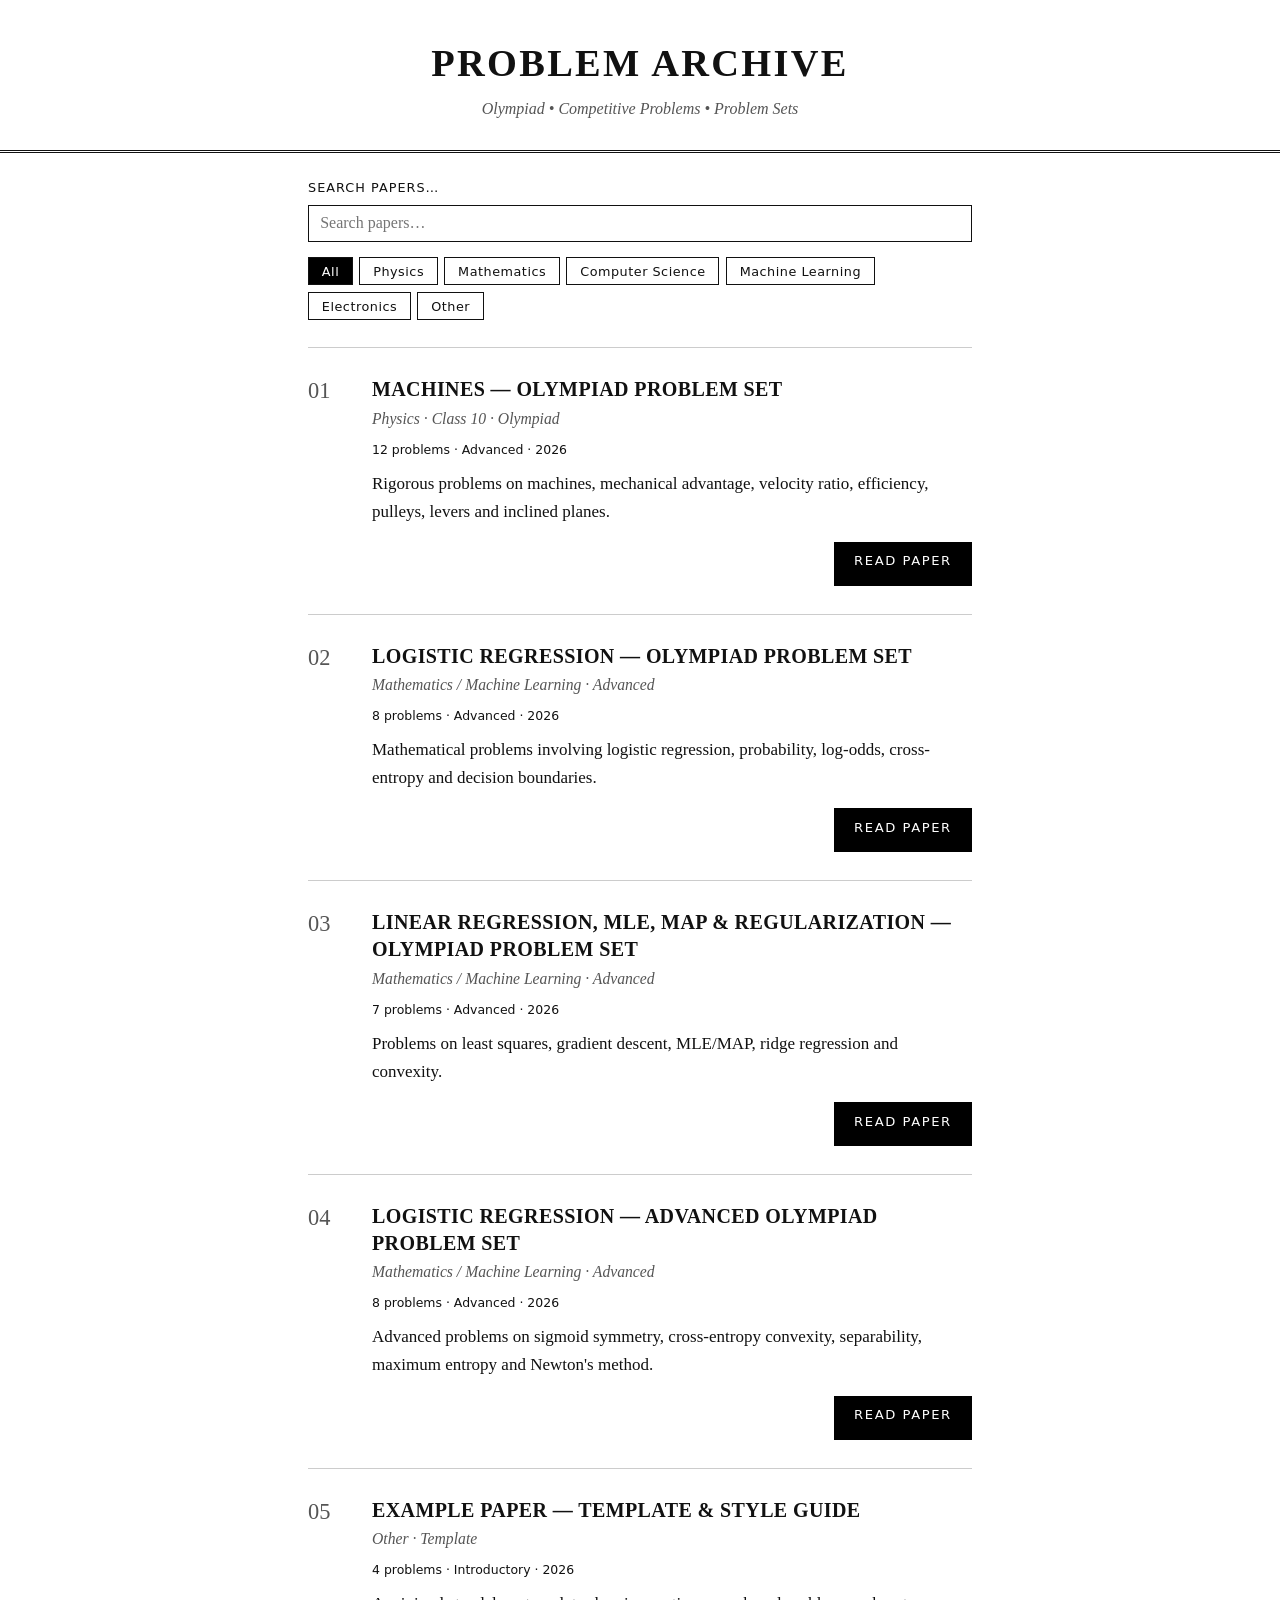
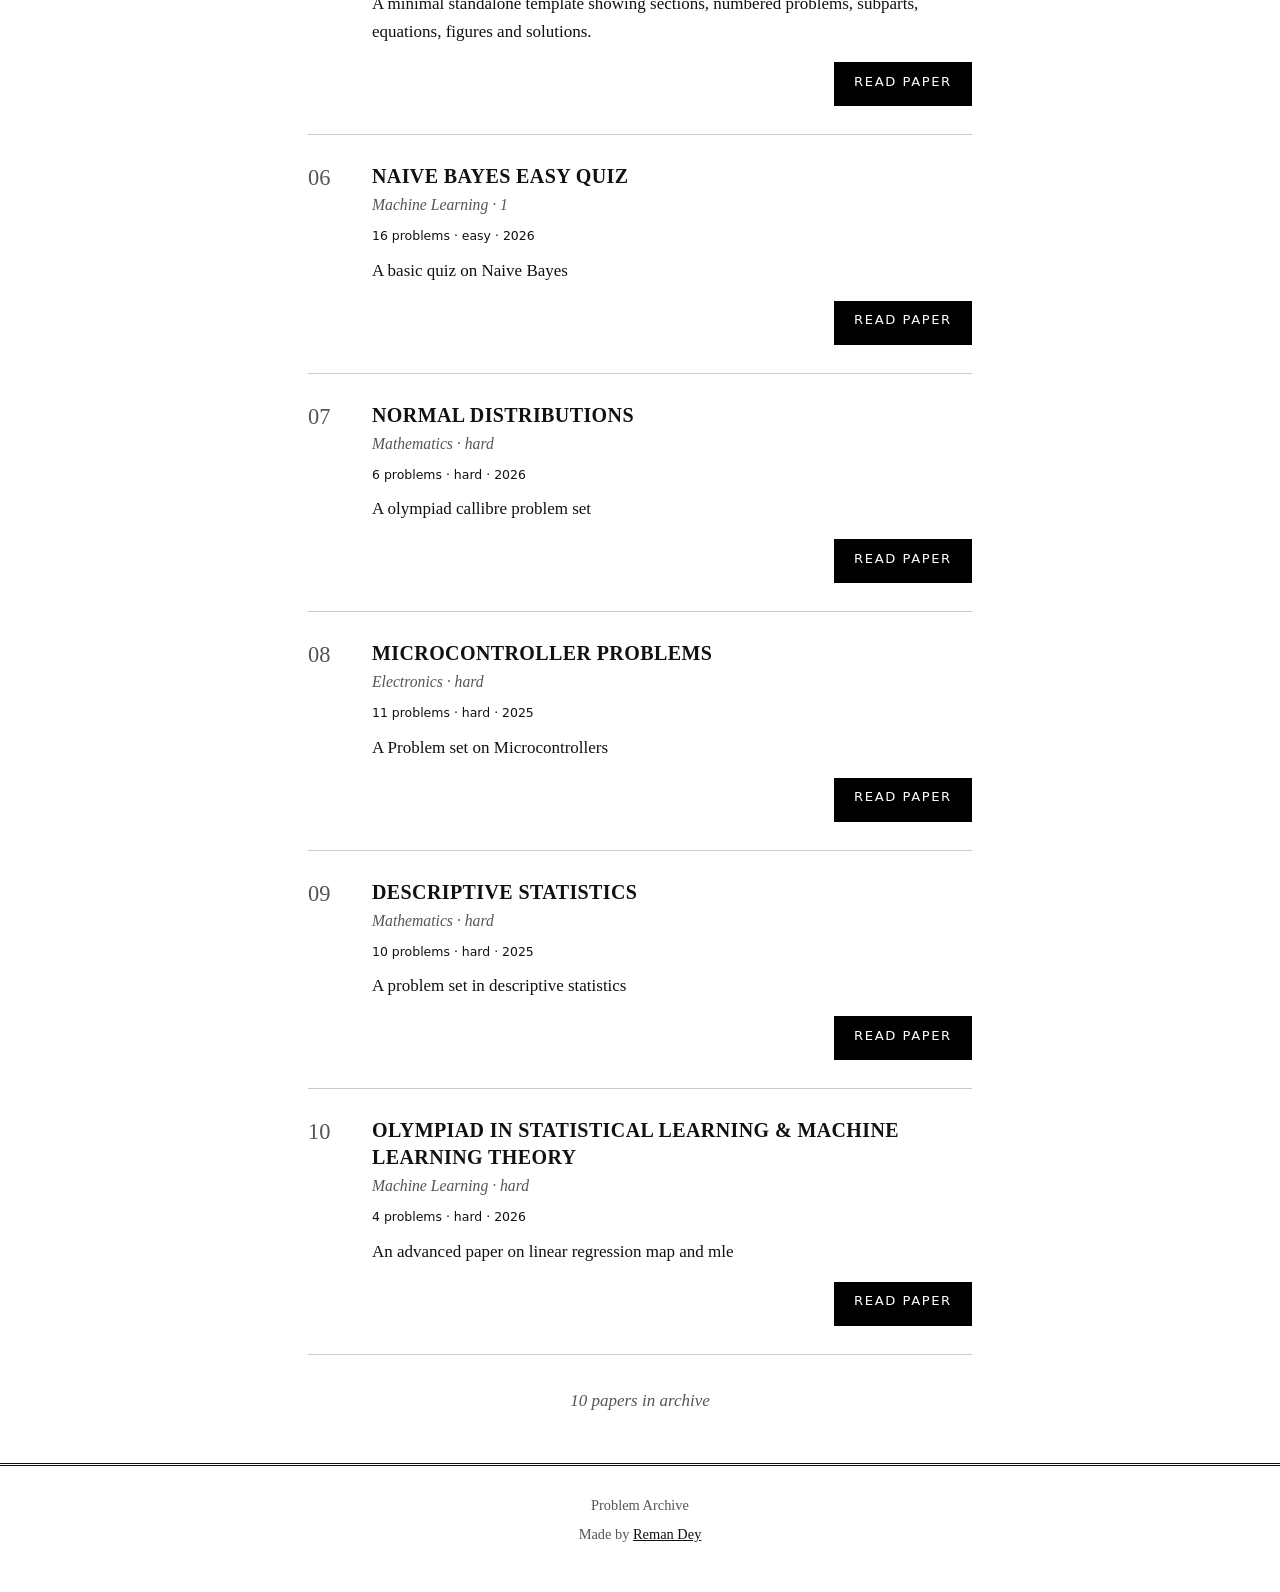
<file: index.html>
<!DOCTYPE html>
<html lang="en">
<head>
  <meta charset="utf-8">
  <meta name="viewport" content="width=device-width, initial-scale=1">
  <title>Problem Archive</title>
  <meta name="description" content="A static archive of olympiad and competitive problem sets in physics and mathematics.">
  <link rel="stylesheet" href="assets/css/shared.css">
</head>
<body>
  <a class="skip-link" href="#catalogue-heading">Skip to paper catalogue</a>

  <header class="archive-header">
    <h1 class="archive-title">Problem Archive</h1>
    <p class="archive-subtitle">Olympiad &bull; Competitive Problems &bull; Problem Sets</p>

  </header>

  <main class="archive-main">
    <section class="controls" aria-labelledby="catalogue-heading">
      <h2 id="catalogue-heading" style="position:absolute;left:-9999px;width:1px;height:1px;overflow:hidden;">Paper catalogue</h2>
      <label for="search">Search papers&hellip;</label>
      <div class="search-row">
        <input type="search" id="search" name="search"
               placeholder="Search papers&hellip;"
               autocomplete="off"
               aria-describedby="archive-count">
      </div>
      <ul class="filters" id="filters" aria-label="Filter by subject">
  
        <li><button type="button" aria-pressed="true">All</button></li>
      </ul>
    </section>

    <ol class="catalogue" id="catalogue" aria-live="polite">

    </ol>

    <p class="no-results" id="no-results" hidden>No papers match your search.</p>
    <p class="archive-count" id="archive-count" role="status"></p>
  </main>

  <footer class="archive-footer">
    <p>Problem Archive</p>
    
    <p>Made by <a href="https://remandey.github.io/my-portfolio/">Reman Dey</a></p>
  </footer>
  <script>
    const papers = [
      {
        title: "Machines \u2014 Olympiad Problem Set",
        file: "papers/machines_olympiad.html",
        category: "Physics",
        level: "Class 10 \u00B7 Olympiad",
        difficulty: "Advanced",
        problems: 12,
        year: "2026",
        description: "Rigorous problems on machines, mechanical advantage, velocity ratio, efficiency, pulleys, levers and inclined planes."
      },
      {
        title: "Logistic Regression \u2014 Olympiad Problem Set",
        file: "papers/logistic_regression.html",
        category: "Mathematics / Machine Learning",
        level: "Advanced",
        difficulty: "Advanced",
        problems: 8,
        year: "2026",
        description: "Mathematical problems involving logistic regression, probability, log-odds, cross-entropy and decision boundaries."
      },
      {
        title: "Linear Regression, MLE, MAP & Regularization — Olympiad Problem Set",
        file: "papers/linear_regression_advanced.html",
        category: "Mathematics / Machine Learning",
        level: "Advanced",
        difficulty: "Advanced",
        problems: 7,
        year: "2026",
        description: "Problems on least squares, gradient descent, MLE/MAP, ridge regression and convexity."
      },
      {
        title: "Logistic Regression — Advanced Olympiad Problem Set",
        file: "papers/logistic_regression_advanced.html",
        category: "Mathematics / Machine Learning",
        level: "Advanced",
        difficulty: "Advanced",
        problems: 8,
        year: "2026",
        description: "Advanced problems on sigmoid symmetry, cross-entropy convexity, separability, maximum entropy and Newton's method."
      },
      {
        title: "Example Paper \u2014 Template & Style Guide",
        file: "papers/example_paper.html",
        category: "Other",
        level: "Template",
        difficulty: "Introductory",
        problems: 4,
        year: "2026",
        description: "A minimal standalone template showing sections, numbered problems, subparts, equations, figures and solutions."
      },
      {
        title: "Naive Bayes Easy Quiz",
        file: "papers/naive_bayes_quiz.html",
        category: "Machine Learning",
        level: "1",
        difficulty: "easy",
        problems: 16,
        year: "2026",
        description: "A basic quiz on Naive Bayes"
      },
      {
        title: "Normal Distributions",
        file: "papers/normal_distributions.html",
        category: "Mathematics",
        level: "hard",
        difficulty: "hard",
        problems: 6,
        year: "2026",
        description: "A olympiad callibre problem set"
      },
      {
        title: "Microcontroller Problems",
        file: "papers/microcontrollers.html",
        category: "Electronics",
        level: "hard",
        difficulty: "hard",
        problems: 11,
        year: "2025",
        description: "A Problem set on Microcontrollers"
      },
      {
        title: "Descriptive Statistics",
        file: "papers/descriptive_statistics.html",
        category: "Mathematics",
        level: "hard",
        difficulty: "hard",
        problems: 10,
        year: "2025",
        description: "A problem set in descriptive statistics"
      },
      {
        title: "Olympiad in Statistical Learning & Machine Learning Theory",
        file: "papers/linear_regression_advanced_olympiad.html",
        category: "Machine Learning",
        level: "hard",
        difficulty: "hard",
        problems: 4,
        year: "2026",
        description: "An advanced paper on linear regression map and mle"
      }
];
  </script>
  <script src="assets/js/archive.js"></script>
</body>
</html>
</file>
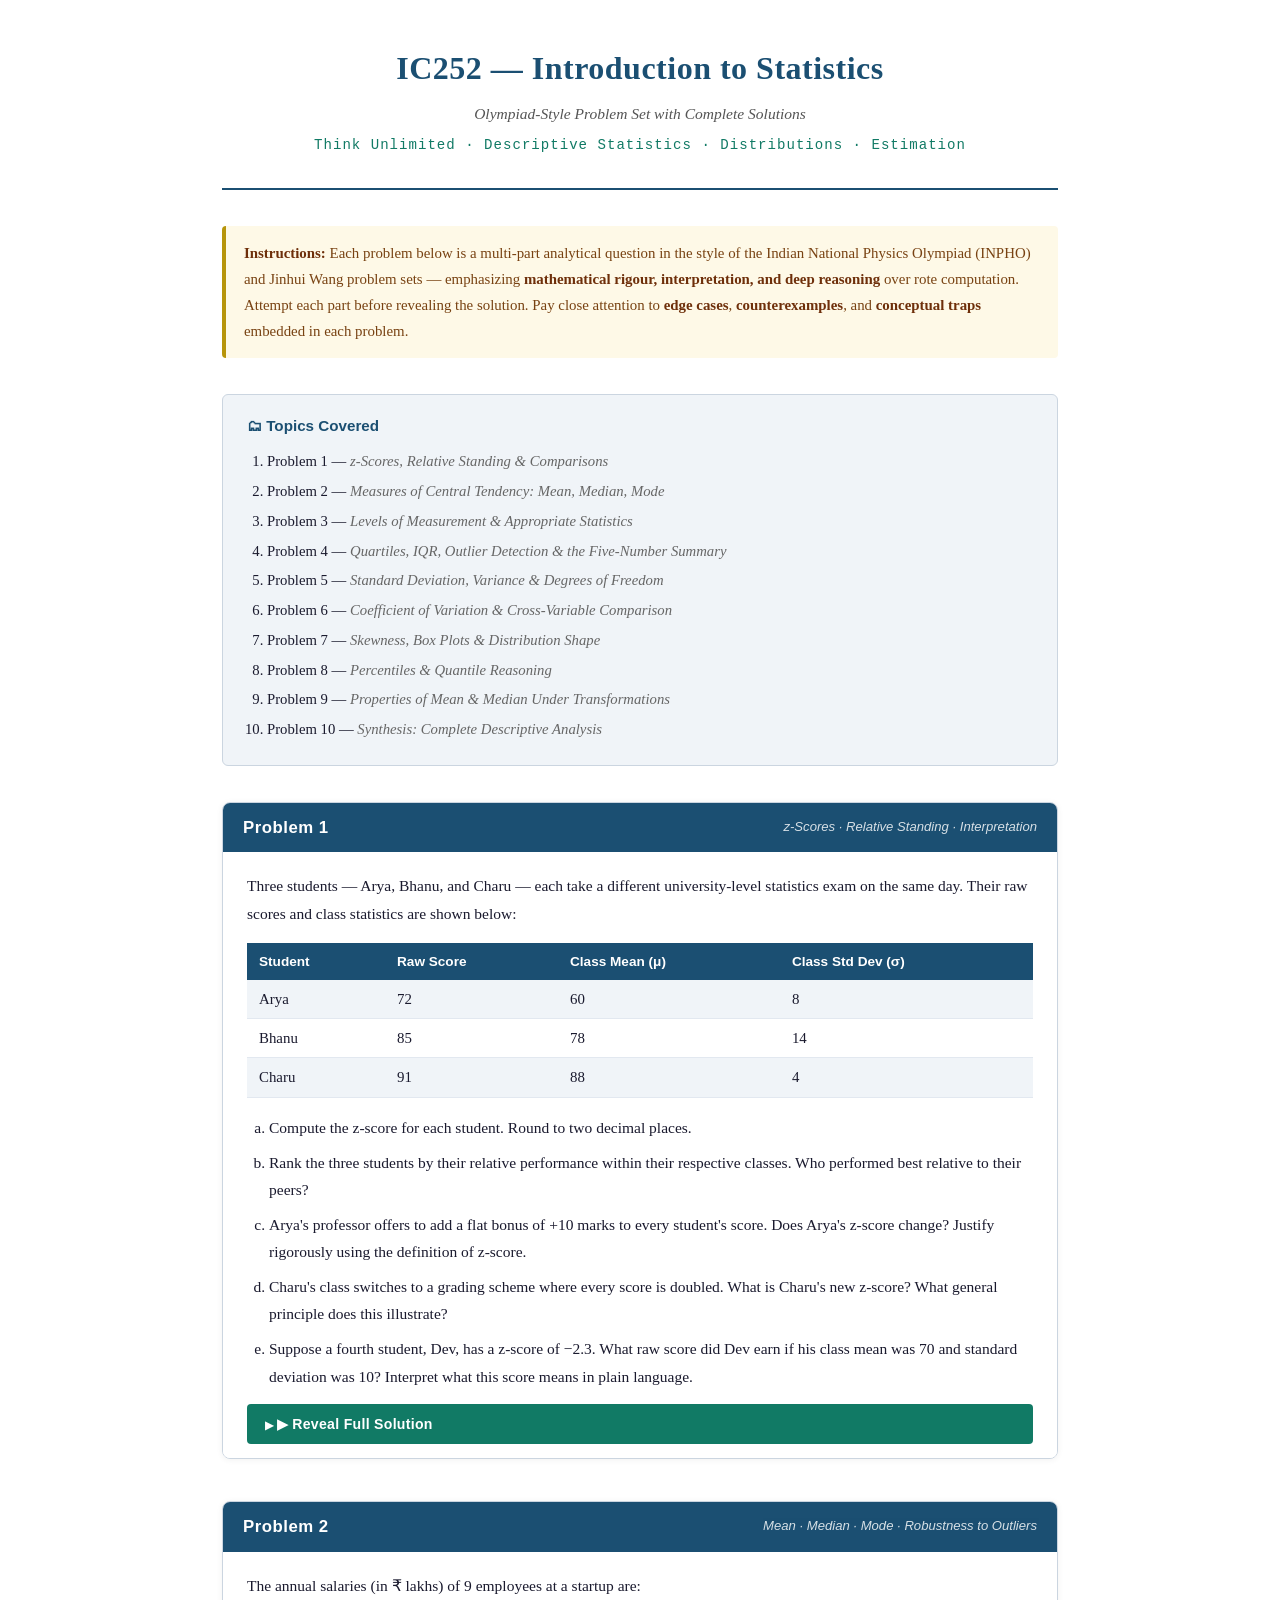
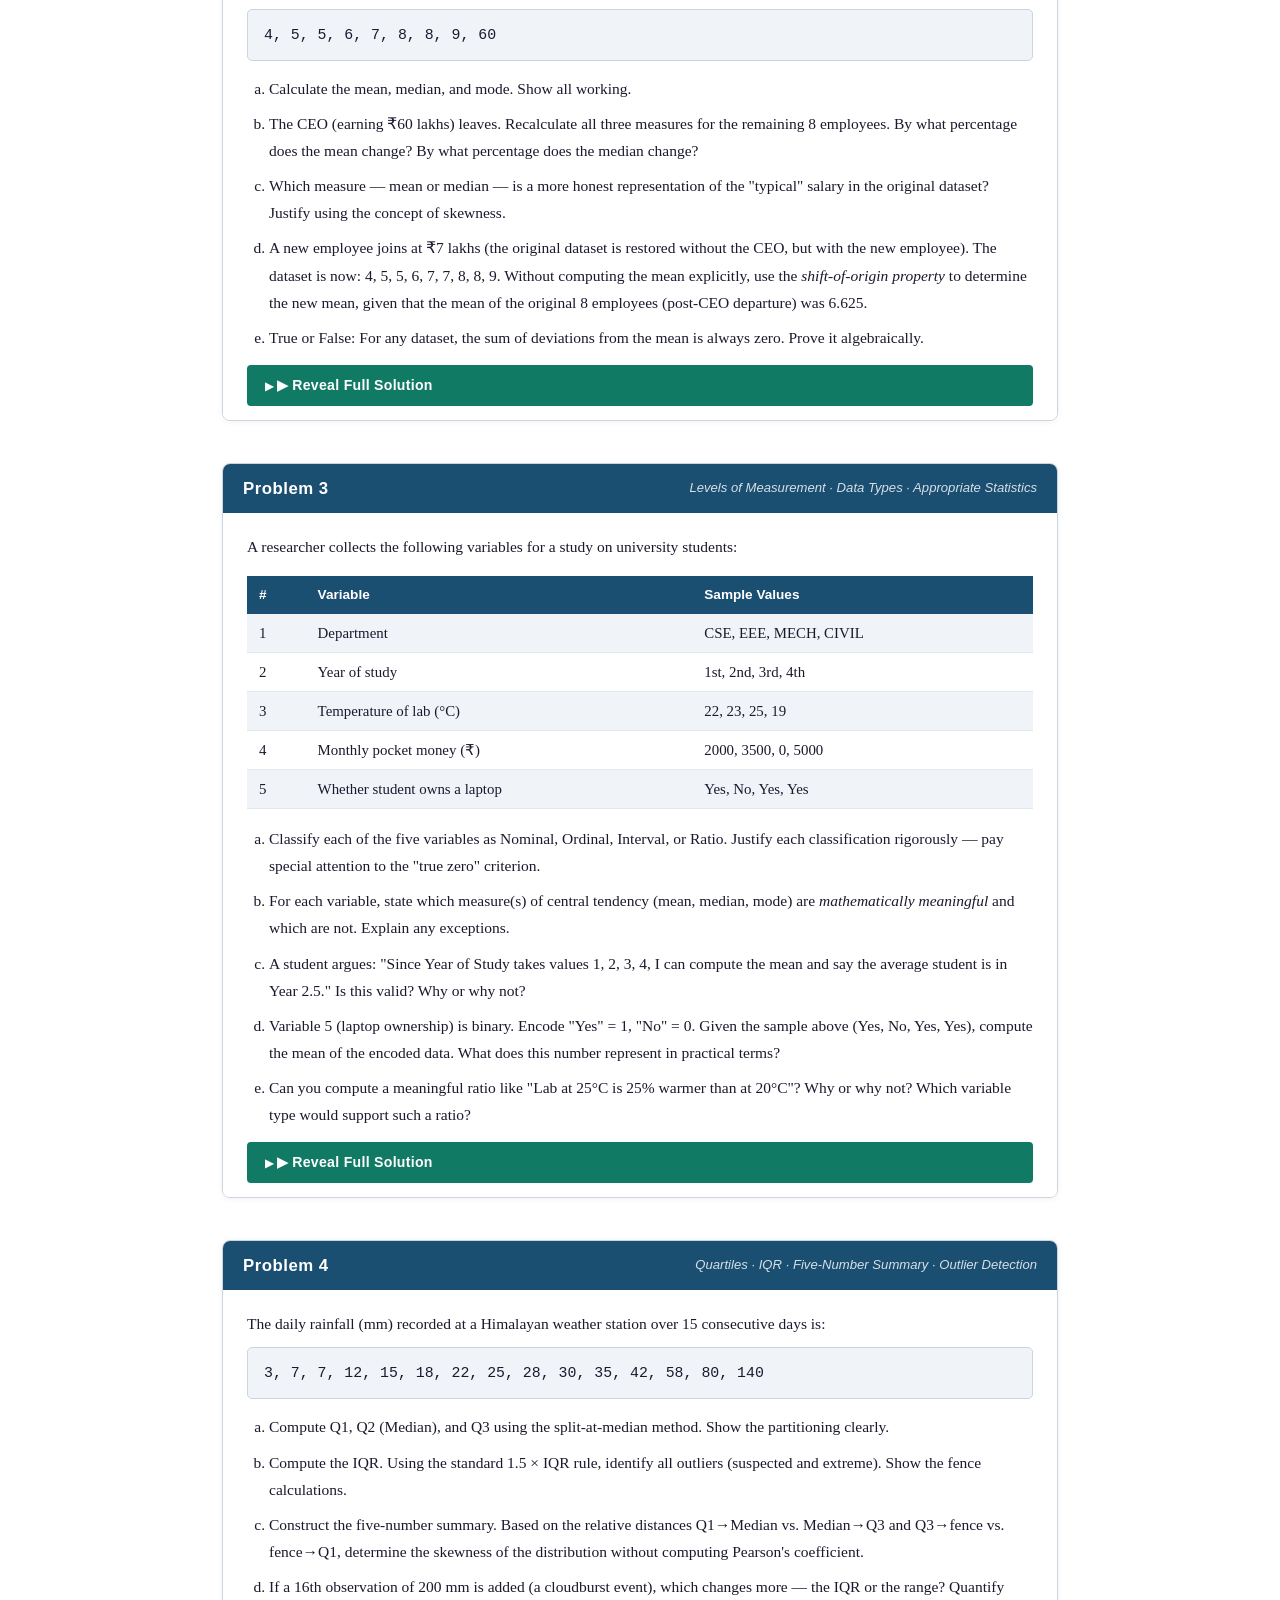
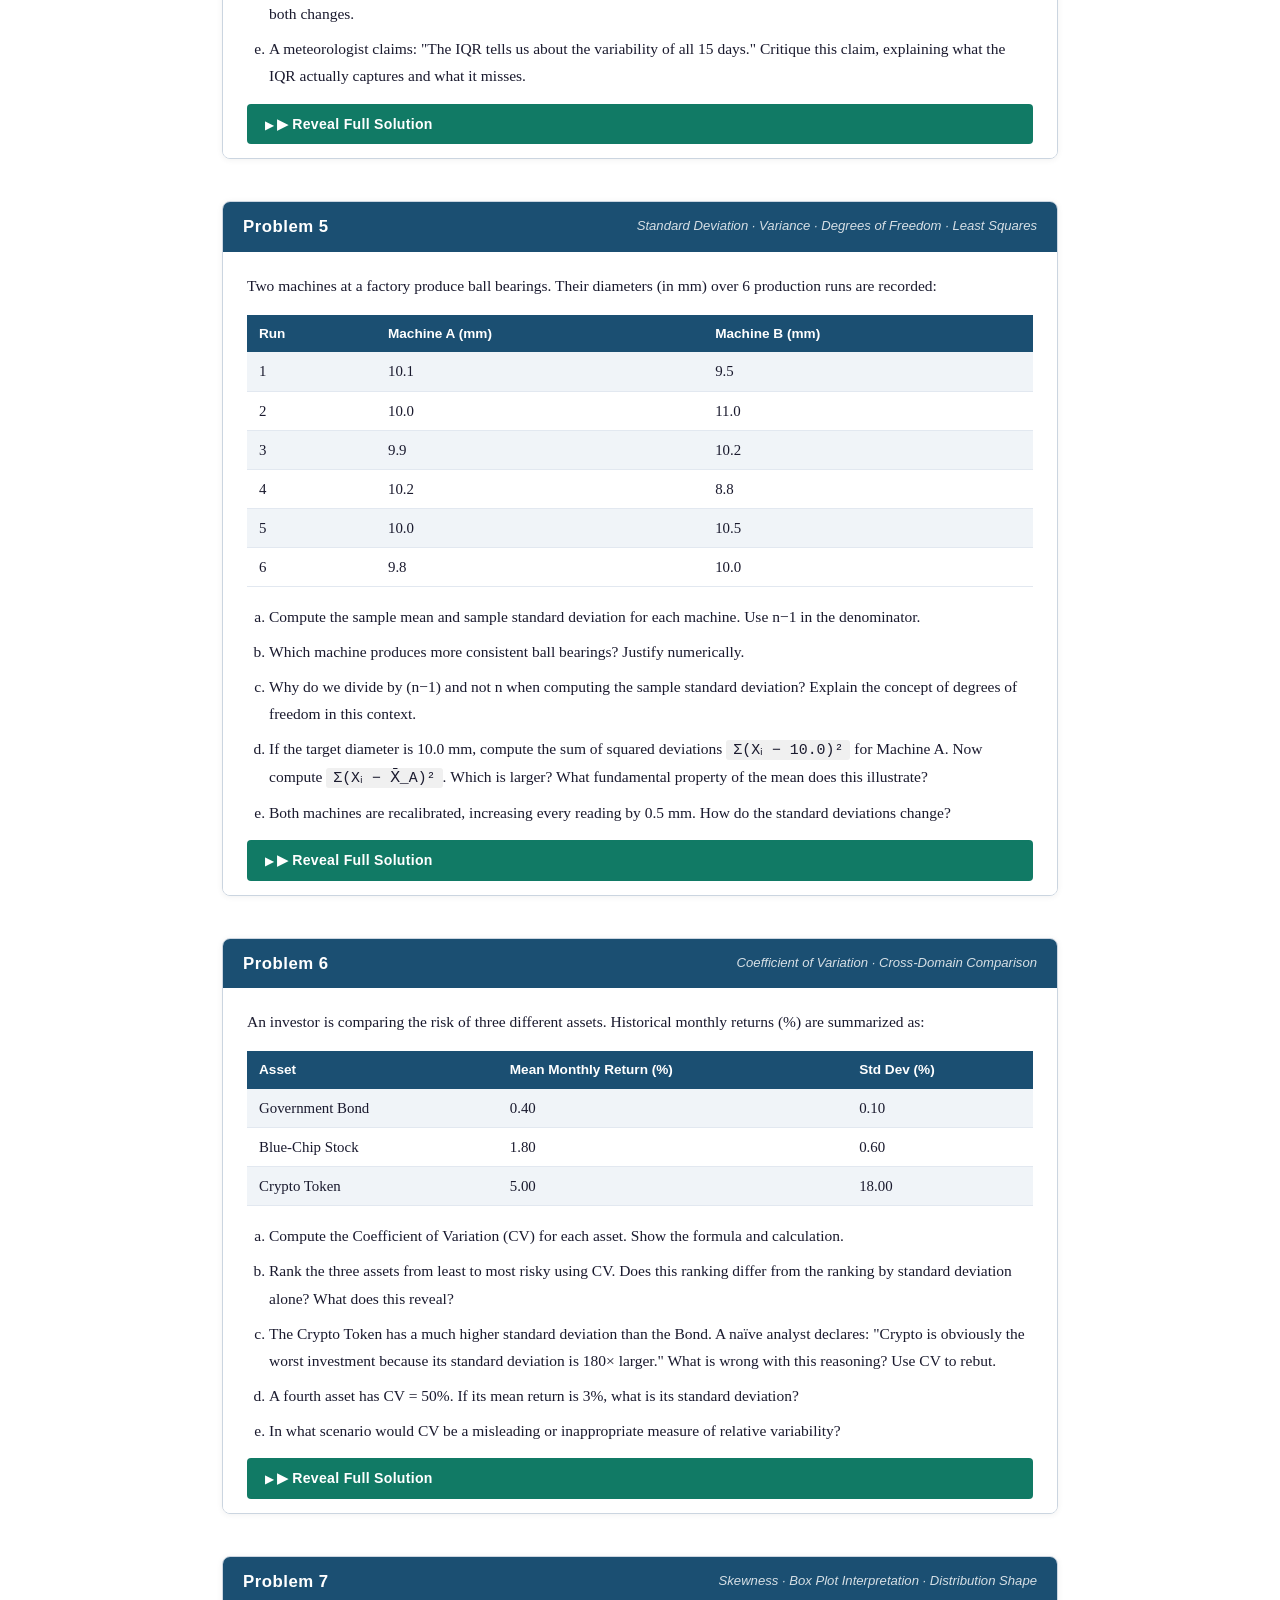
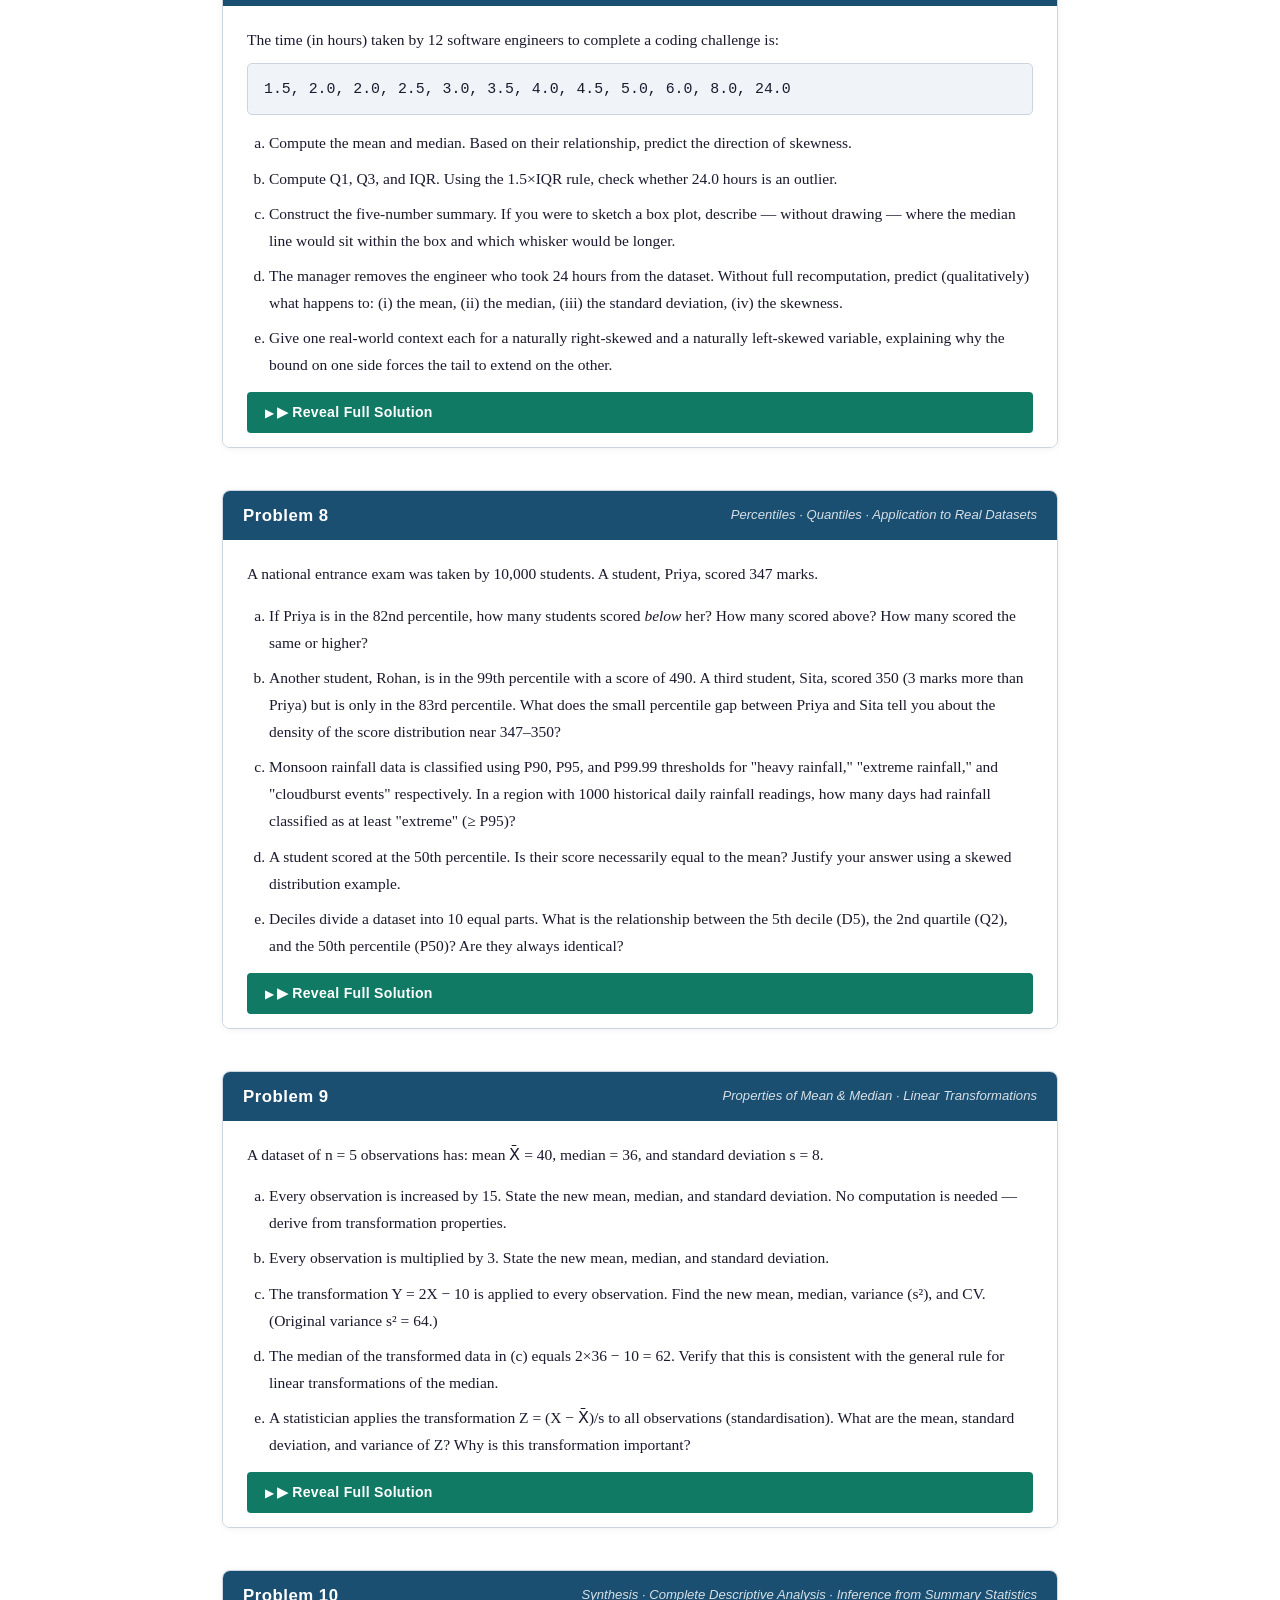
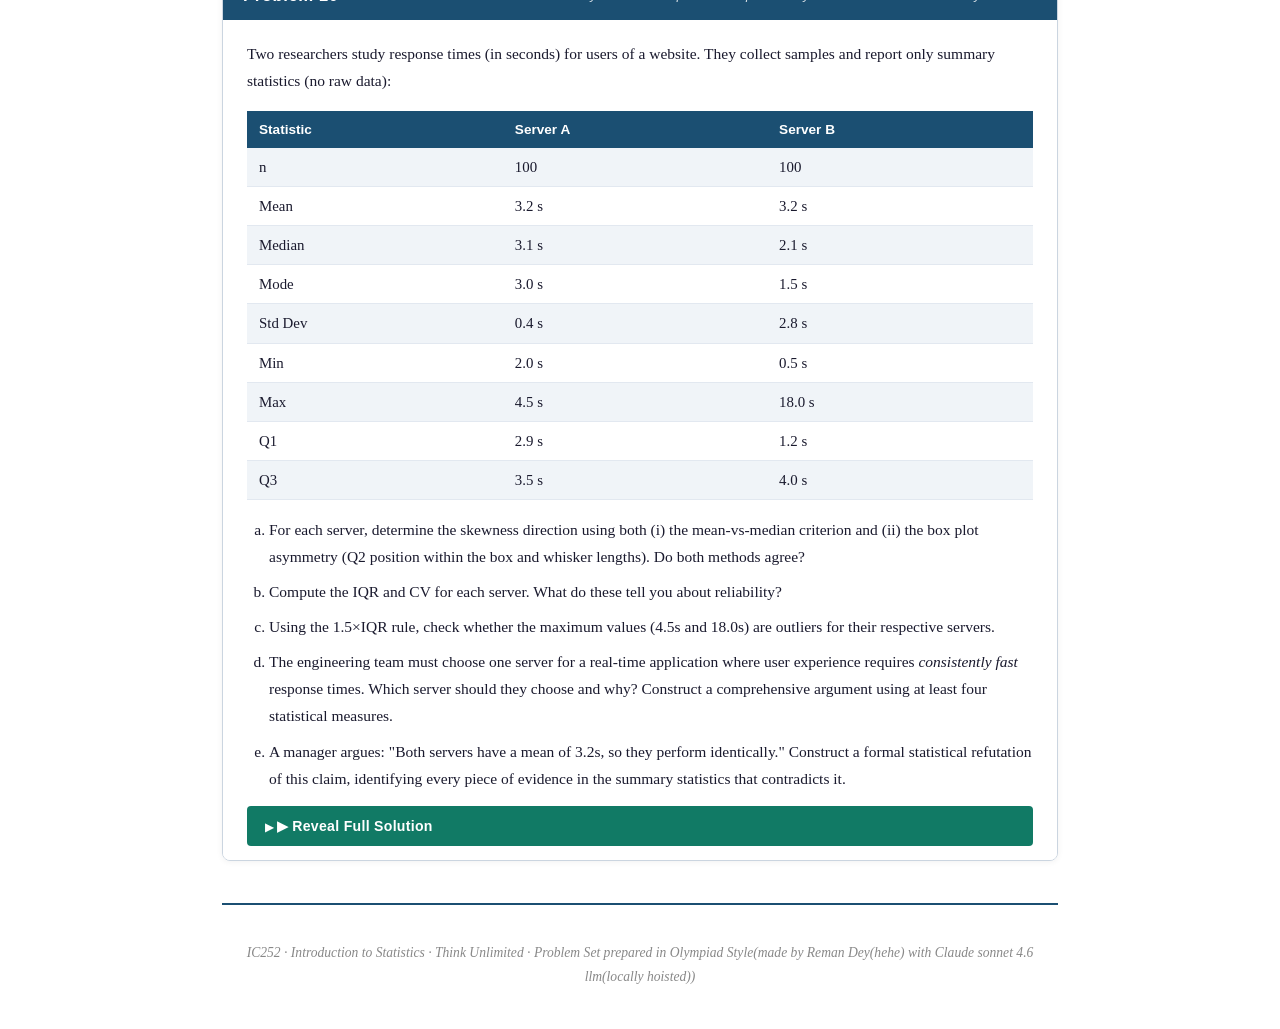
<file: papers/descriptive_statistics.html>
<!DOCTYPE html>
<html lang="en">
<head>
<meta charset="UTF-8">
<title>IC252 – Introduction to Statistics | INPHO-Style Problem Set</title>
<style>
  :root {
    --ink: #1a1a2e;
    --accent: #1b4f72;
    --accent2: #117a65;
    --gold: #b7950b;
    --light: #f0f4f8;
    --border: #cbd5e0;
    --sol-bg: #eaf6ff;
    --warn: #784212;
    --warn-bg: #fef9e7;
  }
  * { box-sizing: border-box; margin: 0; padding: 0; }
  body {
    font-family: "Georgia", serif;
    color: var(--ink);
    background: #fff;
    max-width: 900px;
    margin: 0 auto;
    padding: 40px 32px;
    line-height: 1.75;
    font-size: 15.5px;
  }
  h1 {
    font-size: 2rem;
    color: var(--accent);
    text-align: center;
    letter-spacing: 0.5px;
    margin-bottom: 4px;
  }
  .subtitle {
    text-align: center;
    color: #555;
    font-style: italic;
    margin-bottom: 6px;
    font-size: 0.97rem;
  }
  .course-tag {
    text-align: center;
    color: var(--accent2);
    font-size: 0.88rem;
    font-family: monospace;
    letter-spacing: 1px;
    margin-bottom: 30px;
  }
  hr.divider {
    border: none;
    border-top: 2.5px solid var(--accent);
    margin: 18px 0 36px 0;
  }
  .instructions {
    background: var(--warn-bg);
    border-left: 4px solid var(--gold);
    border-radius: 4px;
    padding: 14px 18px;
    font-size: 0.93rem;
    margin-bottom: 36px;
    color: var(--warn);
  }
  .instructions b { color: #6e2f0a; }

  /* Problem card */
  .problem {
    border: 1.5px solid var(--border);
    border-radius: 8px;
    margin-bottom: 42px;
    overflow: hidden;
    box-shadow: 0 1px 6px rgba(0,0,0,0.06);
  }
  .prob-header {
    background: var(--accent);
    color: #fff;
    padding: 10px 20px;
    display: flex;
    align-items: center;
    justify-content: space-between;
    font-family: Arial, sans-serif;
  }
  .prob-header .pnum {
    font-size: 1.05rem;
    font-weight: 700;
    letter-spacing: 0.5px;
  }
  .prob-header .ptopic {
    font-size: 0.82rem;
    opacity: 0.82;
    font-style: italic;
  }
  .prob-body {
    padding: 20px 24px 14px 24px;
    background: #fff;
  }
  .prob-intro {
    margin-bottom: 14px;
  }
  .parts ol {
    margin: 10px 0 0 22px;
  }
  .parts li {
    margin-bottom: 8px;
  }
  .data-table {
    width: 100%;
    border-collapse: collapse;
    margin: 16px 0;
    font-size: 0.93rem;
  }
  .data-table th {
    background: var(--accent);
    color: #fff;
    padding: 7px 12px;
    text-align: left;
    font-family: Arial, sans-serif;
    font-size: 0.85rem;
  }
  .data-table td {
    padding: 6px 12px;
    border-bottom: 1px solid #e2e8f0;
  }
  .data-table tr:nth-child(even) td { background: var(--light); }

  /* Solution block */
  details.solution {
    margin-top: 14px;
  }
  details.solution summary {
    cursor: pointer;
    background: var(--accent2);
    color: #fff;
    padding: 8px 18px;
    border-radius: 4px;
    font-family: Arial, sans-serif;
    font-size: 0.88rem;
    font-weight: 600;
    letter-spacing: 0.3px;
    user-select: none;
    list-style: none;
  }
  details.solution summary::-webkit-details-marker { display: none; }
  details.solution summary::before {
    content: "▶  ";
    font-size: 0.7rem;
  }
  details[open].solution summary::before {
    content: "▼  ";
  }
  .sol-body {
    background: var(--sol-bg);
    border: 1px solid #aed6f1;
    border-top: none;
    border-radius: 0 0 6px 6px;
    padding: 18px 22px;
    font-size: 0.95rem;
  }
  .sol-part {
    margin-bottom: 18px;
  }
  .sol-part:last-child { margin-bottom: 0; }
  .sol-label {
    font-weight: 700;
    color: var(--accent);
    font-family: Arial, sans-serif;
    font-size: 0.9rem;
    margin-bottom: 5px;
  }
  .key-result {
    background: #d5f5e3;
    border-left: 3px solid var(--accent2);
    padding: 6px 12px;
    border-radius: 3px;
    font-weight: bold;
    color: #117a65;
    margin-top: 6px;
    display: inline-block;
    font-family: monospace;
    font-size: 0.97rem;
  }
  .note {
    background: #fef9e7;
    border-left: 3px solid var(--gold);
    padding: 6px 12px;
    border-radius: 3px;
    margin-top: 8px;
    font-size: 0.88rem;
    color: #7d6608;
  }
  .formula {
    font-family: "Courier New", monospace;
    background: #f0f0f0;
    padding: 2px 7px;
    border-radius: 3px;
    font-size: 0.93rem;
  }
  .math-block {
    font-family: "Courier New", monospace;
    background: #f0f4f8;
    padding: 12px 16px;
    border-radius: 5px;
    margin: 10px 0;
    font-size: 0.93rem;
    border: 1px solid var(--border);
    white-space: pre-wrap;
  }
  .warning-note {
    background: #fdedec;
    border-left: 3px solid #e74c3c;
    padding: 6px 12px;
    border-radius: 3px;
    margin-top: 8px;
    font-size: 0.88rem;
    color: #78281f;
  }
  .section-title {
    font-size: 1.15rem;
    color: var(--accent);
    font-family: Arial, sans-serif;
    margin: 40px 0 16px 0;
    padding-bottom: 6px;
    border-bottom: 2px solid var(--accent);
    letter-spacing: 0.2px;
  }
  .toc {
    background: var(--light);
    border: 1px solid var(--border);
    border-radius: 6px;
    padding: 18px 24px;
    margin-bottom: 36px;
    font-size: 0.92rem;
  }
  .toc h3 {
    font-family: Arial, sans-serif;
    font-size: 0.95rem;
    color: var(--accent);
    margin-bottom: 10px;
  }
  .toc ol { margin-left: 20px; }
  .toc li { margin-bottom: 4px; }
  .toc .topic { color: #666; font-style: italic; }

  @media print {
    details.solution { display: block; }
    details.solution summary { display: none; }
    .sol-body { display: block !important; }
  }
</style>
</head>
<body>

<h1>IC252 — Introduction to Statistics</h1>
<p class="subtitle">Olympiad-Style Problem Set with Complete Solutions</p>
<p class="course-tag">Think Unlimited · Descriptive Statistics · Distributions · Estimation</p>
<hr class="divider">

<div class="instructions">
  <b>Instructions:</b> Each problem below is a multi-part analytical question in the style of the Indian National Physics Olympiad (INPHO) and Jinhui Wang problem sets — emphasizing <b>mathematical rigour, interpretation, and deep reasoning</b> over rote computation. Attempt each part before revealing the solution. Pay close attention to <b>edge cases</b>, <b>counterexamples</b>, and <b>conceptual traps</b> embedded in each problem.
</div>

<div class="toc">
  <h3>🗂 Topics Covered</h3>
  <ol>
    <li>Problem 1 — <span class="topic">z-Scores, Relative Standing &amp; Comparisons</span></li>
    <li>Problem 2 — <span class="topic">Measures of Central Tendency: Mean, Median, Mode</span></li>
    <li>Problem 3 — <span class="topic">Levels of Measurement &amp; Appropriate Statistics</span></li>
    <li>Problem 4 — <span class="topic">Quartiles, IQR, Outlier Detection &amp; the Five-Number Summary</span></li>
    <li>Problem 5 — <span class="topic">Standard Deviation, Variance &amp; Degrees of Freedom</span></li>
    <li>Problem 6 — <span class="topic">Coefficient of Variation &amp; Cross-Variable Comparison</span></li>
    <li>Problem 7 — <span class="topic">Skewness, Box Plots &amp; Distribution Shape</span></li>
    <li>Problem 8 — <span class="topic">Percentiles &amp; Quantile Reasoning</span></li>
    <li>Problem 9 — <span class="topic">Properties of Mean &amp; Median Under Transformations</span></li>
    <li>Problem 10 — <span class="topic">Synthesis: Complete Descriptive Analysis</span></li>
  </ol>
</div>


<div class="problem">
  <div class="prob-header">
    <span class="pnum">Problem 1</span>
    <span class="ptopic">z-Scores · Relative Standing · Interpretation</span>
  </div>
  <div class="prob-body">
    <div class="prob-intro">
      Three students — Arya, Bhanu, and Charu — each take a different university-level statistics exam on the same day. Their raw scores and class statistics are shown below:
    </div>
    <table class="data-table">
      <tr><th>Student</th><th>Raw Score</th><th>Class Mean (μ)</th><th>Class Std Dev (σ)</th></tr>
      <tr><td>Arya</td><td>72</td><td>60</td><td>8</td></tr>
      <tr><td>Bhanu</td><td>85</td><td>78</td><td>14</td></tr>
      <tr><td>Charu</td><td>91</td><td>88</td><td>4</td></tr>
    </table>
    <div class="parts">
      <ol type="a">
        <li>Compute the z-score for each student. Round to two decimal places.</li>
        <li>Rank the three students by their relative performance within their respective classes. Who performed best relative to their peers?</li>
        <li>Arya's professor offers to add a flat bonus of +10 marks to every student's score. Does Arya's z-score change? Justify rigorously using the definition of z-score.</li>
        <li>Charu's class switches to a grading scheme where every score is doubled. What is Charu's new z-score? What general principle does this illustrate?</li>
        <li>Suppose a fourth student, Dev, has a z-score of −2.3. What raw score did Dev earn if his class mean was 70 and standard deviation was 10? Interpret what this score means in plain language.</li>
      </ol>
    </div>
    <details class="solution">
      <summary>▶ Reveal Full Solution</summary>
      <div class="sol-body">
        <div class="sol-part">
          <div class="sol-label">(a) Computing z-scores</div>
          The z-score formula is <span class="formula">z = (X − μ) / σ</span>.
          <div class="math-block">Arya:   z = (72 − 60) / 8  = 12/8  = 1.50
Bhanu:  z = (85 − 78) / 14 = 7/14  = 0.50
Charu:  z = (91 − 88) / 4  = 3/4   = 0.75</div>
          <span class="key-result">z_Arya = 1.50 | z_Bhanu = 0.50 | z_Charu = 0.75</span>
        </div>
        <div class="sol-part">
          <div class="sol-label">(b) Ranking by relative performance</div>
          A higher z-score means farther above the class mean. Ranking: <b>Arya (1.50) &gt; Charu (0.75) &gt; Bhanu (0.50)</b>. Despite Charu's higher raw score (91) and Bhanu's second-highest raw score (85), Arya performed the best relative to her class because her raw score was 1.5 standard deviations above her class mean — the largest relative margin.
          <div class="note">⚠️ Raw scores alone are meaningless for cross-class comparison. z-scores put all students on a common scale.</div>
        </div>
        <div class="sol-part">
          <div class="sol-label">(c) Adding a flat bonus of +10</div>
          If every score increases by a constant <em>c</em>, the new mean becomes <span class="formula">μ' = μ + c</span> and the new standard deviation is unchanged (<span class="formula">σ' = σ</span>). Therefore:
          <div class="math-block">z' = (X + c − (μ + c)) / σ = (X − μ) / σ = z</div>
          <span class="key-result">Arya's z-score remains exactly 1.50.</span>
          <p style="margin-top:8px">A uniform shift of origin does not change relative standing — everyone moves equally.</p>
        </div>
        <div class="sol-part">
          <div class="sol-label">(d) Doubling all scores</div>
          If every score is multiplied by <em>k = 2</em>, the new mean is <span class="formula">μ' = 2μ = 176</span> and the new standard deviation is <span class="formula">σ' = 2σ = 8</span>. Charu's new score is <span class="formula">2 × 91 = 182</span>.
          <div class="math-block">z' = (182 − 176) / 8 = 6/8 = 0.75</div>
          <span class="key-result">z-score is unchanged: 0.75</span>
          <p style="margin-top:8px"><b>Principle:</b> Multiplying all data by a nonzero constant scales both the mean and standard deviation equally, leaving z-scores invariant. The z-score is dimensionless and scale-free.</p>
        </div>
        <div class="sol-part">
          <div class="sol-label">(e) Recovering Dev's raw score from his z-score</div>
          Rearranging <span class="formula">z = (X − μ) / σ</span>:
          <div class="math-block">X = μ + z·σ = 70 + (−2.3)(10) = 70 − 23 = 47</div>
          <span class="key-result">Dev's raw score = 47</span>
          <p style="margin-top:8px"><b>Interpretation:</b> Dev scored 23 points below the class average, placing him 2.3 standard deviations below the mean. In a roughly normal distribution, fewer than ~2% of students would score this low, indicating Dev performed in the bottom tail of his class.</p>
        </div>
      </div>
    </details>
  </div>
</div>

<!-- ============================================================ -->
<!-- PROBLEM 2 -->
<!-- ============================================================ -->
<div class="problem">
  <div class="prob-header">
    <span class="pnum">Problem 2</span>
    <span class="ptopic">Mean · Median · Mode · Robustness to Outliers</span>
  </div>
  <div class="prob-body">
    <div class="prob-intro">
      The annual salaries (in ₹ lakhs) of 9 employees at a startup are:
      <div class="math-block">4, 5, 5, 6, 7, 8, 8, 9, 60</div>
    </div>
    <div class="parts">
      <ol type="a">
        <li>Calculate the mean, median, and mode. Show all working.</li>
        <li>The CEO (earning ₹60 lakhs) leaves. Recalculate all three measures for the remaining 8 employees. By what percentage does the mean change? By what percentage does the median change?</li>
        <li>Which measure — mean or median — is a more honest representation of the "typical" salary in the original dataset? Justify using the concept of skewness.</li>
        <li>A new employee joins at ₹7 lakhs (the original dataset is restored without the CEO, but with the new employee). The dataset is now: 4, 5, 5, 6, 7, 7, 8, 8, 9. Without computing the mean explicitly, use the <em>shift-of-origin property</em> to determine the new mean, given that the mean of the original 8 employees (post-CEO departure) was 6.625.</li>
        <li>True or False: For any dataset, the sum of deviations from the mean is always zero. Prove it algebraically.</li>
      </ol>
    </div>
    <details class="solution">
      <summary>▶ Reveal Full Solution</summary>
      <div class="sol-body">
        <div class="sol-part">
          <div class="sol-label">(a) Original dataset: 4, 5, 5, 6, 7, 8, 8, 9, 60 (n = 9)</div>
          <div class="math-block">Sum = 4+5+5+6+7+8+8+9+60 = 112
Mean  = 112 / 9 ≈ 12.44 lakhs
Median = 5th value (ordered) = 7 lakhs
Mode  = 5 and 8 (bimodal)</div>
          <span class="key-result">Mean ≈ ₹12.44L | Median = ₹7L | Mode = ₹5L and ₹8L</span>
        </div>
        <div class="sol-part">
          <div class="sol-label">(b) After CEO leaves: 4, 5, 5, 6, 7, 8, 8, 9 (n = 8)</div>
          <div class="math-block">Sum = 52
Mean  = 52/8 = 6.625 lakhs
Median = (6+7)/2 = 6.5 lakhs

% change in mean   = (12.44 − 6.625)/12.44 × 100 ≈ 46.7%
% change in median = (7 − 6.5)/7 × 100 ≈ 7.1%</div>
          <span class="key-result">Mean dropped ~46.7% | Median dropped only ~7.1%</span>
          <p style="margin-top:8px">One extreme outlier caused almost a 47% shift in the mean but barely affected the median — a vivid demonstration of the median's robustness.</p>
        </div>
        <div class="sol-part">
          <div class="sol-label">(c) Which is more representative?</div>
          The original dataset is <b>heavily right-skewed</b> (mean ≫ median, due to the ₹60L outlier). In such distributions, the mean is pulled far to the right by the outlier, overestimating the salary of a typical employee. The median (₹7L) accurately reflects what most employees earn.
          <div class="note">📌 This is why national income reports use <em>median household income</em>, not mean — the mean is distorted by the ultra-wealthy.</div>
        </div>
        <div class="sol-part">
          <div class="sol-label">(d) Shift-of-origin to find new mean</div>
          The 8 employees have mean = 6.625. Adding one employee at 7 lakhs gives n = 9. The new mean is:
          <div class="math-block">New mean = (8 × 6.625 + 7) / 9 = (53 + 7) / 9 = 60/9 ≈ 6.667 lakhs</div>
          <span class="key-result">New mean ≈ ₹6.667 lakhs</span>
          <div class="note">We used the property: new mean = (old sum + new value) / new n, without re-summing all values.</div>
        </div>
        <div class="sol-part">
          <div class="sol-label">(e) Proof: Sum of deviations from mean = 0</div>
          <div class="math-block">Σᵢ (Xᵢ − X̄) = Σᵢ Xᵢ − Σᵢ X̄
            = n·X̄ − n·X̄    [since X̄ = (ΣXᵢ)/n ⟹ ΣXᵢ = n·X̄]
            = 0  ✓</div>
          <span class="key-result">TRUE — always exactly zero, for any dataset.</span>
          <p style="margin-top:8px">This is why we cannot use the average of deviations as a measure of spread — we must square them first (variance) or take absolute values (mean absolute deviation).</p>
        </div>
      </div>
    </details>
  </div>
</div>

<!-- ============================================================ -->
<!-- PROBLEM 3 -->
<!-- ============================================================ -->
<div class="problem">
  <div class="prob-header">
    <span class="pnum">Problem 3</span>
    <span class="ptopic">Levels of Measurement · Data Types · Appropriate Statistics</span>
  </div>
  <div class="prob-body">
    <div class="prob-intro">
      A researcher collects the following variables for a study on university students:
    </div>
    <table class="data-table">
      <tr><th>#</th><th>Variable</th><th>Sample Values</th></tr>
      <tr><td>1</td><td>Department</td><td>CSE, EEE, MECH, CIVIL</td></tr>
      <tr><td>2</td><td>Year of study</td><td>1st, 2nd, 3rd, 4th</td></tr>
      <tr><td>3</td><td>Temperature of lab (°C)</td><td>22, 23, 25, 19</td></tr>
      <tr><td>4</td><td>Monthly pocket money (₹)</td><td>2000, 3500, 0, 5000</td></tr>
      <tr><td>5</td><td>Whether student owns a laptop</td><td>Yes, No, Yes, Yes</td></tr>
    </table>
    <div class="parts">
      <ol type="a">
        <li>Classify each of the five variables as Nominal, Ordinal, Interval, or Ratio. Justify each classification rigorously — pay special attention to the "true zero" criterion.</li>
        <li>For each variable, state which measure(s) of central tendency (mean, median, mode) are <em>mathematically meaningful</em> and which are not. Explain any exceptions.</li>
        <li>A student argues: "Since Year of Study takes values 1, 2, 3, 4, I can compute the mean and say the average student is in Year 2.5." Is this valid? Why or why not?</li>
        <li>Variable 5 (laptop ownership) is binary. Encode "Yes" = 1, "No" = 0. Given the sample above (Yes, No, Yes, Yes), compute the mean of the encoded data. What does this number represent in practical terms?</li>
        <li>Can you compute a meaningful ratio like "Lab at 25°C is 25% warmer than at 20°C"? Why or why not? Which variable type would support such a ratio?</li>
      </ol>
    </div>
    <details class="solution">
      <summary>▶ Reveal Full Solution</summary>
      <div class="sol-body">
        <div class="sol-part">
          <div class="sol-label">(a) Classification</div>
          <table class="data-table" style="margin-top:8px">
            <tr><th>Variable</th><th>Level</th><th>Key Reason</th></tr>
            <tr><td>Department</td><td><b>Nominal</b></td><td>Named categories with no natural order; CSE ≠ &gt; EEE</td></tr>
            <tr><td>Year of Study</td><td><b>Ordinal</b></td><td>Ordered (1st &lt; 2nd &lt; 3rd), but gaps between years are not equal in meaning</td></tr>
            <tr><td>Temp (°C)</td><td><b>Interval</b></td><td>Equal units (1°C = 1°C everywhere), but 0°C does not mean "no temperature" — zero is arbitrary</td></tr>
            <tr><td>Pocket Money (₹)</td><td><b>Ratio</b></td><td>True zero exists (₹0 = no money), ratios are meaningful (₹5000 is 2.5× ₹2000)</td></tr>
            <tr><td>Laptop Ownership</td><td><b>Nominal (Binary)</b></td><td>Dichotomous category; no ordering, no scale</td></tr>
          </table>
        </div>
        <div class="sol-part">
          <div class="sol-label">(b) Appropriate measures of central tendency</div>
          <table class="data-table" style="margin-top:8px">
            <tr><th>Variable</th><th>Mode</th><th>Median</th><th>Mean</th></tr>
            <tr><td>Department (Nominal)</td><td>✅ Only valid option</td><td>❌ No ordering</td><td>❌ Not meaningful</td></tr>
            <tr><td>Year of Study (Ordinal)</td><td>✅</td><td>✅ Ordering exists</td><td>⚠️ Technically invalid (unequal gaps)</td></tr>
            <tr><td>Temp (°C) (Interval)</td><td>✅</td><td>✅</td><td>✅</td></tr>
            <tr><td>Pocket Money (Ratio)</td><td>✅</td><td>✅</td><td>✅</td></tr>
            <tr><td>Laptop Ownership (Binary)</td><td>✅ (Majority category)</td><td>⚠️ Tells only majority</td><td>✅ Gives proportion</td></tr>
          </table>
        </div>
        <div class="sol-part">
          <div class="sol-label">(c) Is mean of Year of Study valid?</div>
          <b>Not rigorously valid.</b> Year of study is an <em>ordinal</em> variable. While the labels 1, 2, 3, 4 are numbers, the difference between "1st year" and "2nd year" is not necessarily the same in academic workload, course count, or difficulty as between "3rd year" and "4th year." The arithmetic mean assumes equal intervals — a property ordinal data does not guarantee. "Year 2.5" has no real-world meaning.
          <div class="warning-note">⚠️ Encoding ordinal categories as numbers and computing their mean is a common but questionable practice. It requires the assumption of equal spacing.</div>
        </div>
        <div class="sol-part">
          <div class="sol-label">(d) Mean of binary variable</div>
          Encoding: Yes=1, No=0 → data: 1, 0, 1, 1
          <div class="math-block">Mean = (1+0+1+1)/4 = 3/4 = 0.75</div>
          <span class="key-result">Mean = 0.75 = 75% of students own a laptop</span>
          <p style="margin-top:8px">The mean of a binary 0/1 variable equals the <em>proportion</em> of "1"s in the sample. This is the one case where the mean is meaningful for nominal data.</p>
        </div>
        <div class="sol-part">
          <div class="sol-label">(e) Ratio comparison for Celsius temperature</div>
          <b>No.</b> Celsius is an <em>interval</em> scale — it lacks a true zero. 0°C does not mean "no heat"; it is the arbitrary freezing point of water. Therefore, ratios like "25°C is 25% warmer than 20°C" are <em>mathematically invalid</em>.
          <p style="margin-top:8px">To make meaningful temperature ratios, you must convert to Kelvin (a <em>ratio</em> scale with absolute zero): 25°C = 298 K, 20°C = 293 K → ratio = 298/293 ≈ 1.017, i.e., only ~1.7% warmer in absolute thermodynamic terms.</p>
          <span class="key-result">Only Ratio scales support meaningful ratio comparisons.</span>
        </div>
      </div>
    </details>
  </div>
</div>

<!-- ============================================================ -->
<!-- PROBLEM 4 -->
<!-- ============================================================ -->
<div class="problem">
  <div class="prob-header">
    <span class="pnum">Problem 4</span>
    <span class="ptopic">Quartiles · IQR · Five-Number Summary · Outlier Detection</span>
  </div>
  <div class="prob-body">
    <div class="prob-intro">
      The daily rainfall (mm) recorded at a Himalayan weather station over 15 consecutive days is:
      <div class="math-block">3, 7, 7, 12, 15, 18, 22, 25, 28, 30, 35, 42, 58, 80, 140</div>
    </div>
    <div class="parts">
      <ol type="a">
        <li>Compute Q1, Q2 (Median), and Q3 using the split-at-median method. Show the partitioning clearly.</li>
        <li>Compute the IQR. Using the standard 1.5 × IQR rule, identify all outliers (suspected and extreme). Show the fence calculations.</li>
        <li>Construct the five-number summary. Based on the relative distances Q1→Median vs. Median→Q3 and Q3→fence vs. fence→Q1, determine the skewness of the distribution without computing Pearson's coefficient.</li>
        <li>If a 16th observation of 200 mm is added (a cloudburst event), which changes more — the IQR or the range? Quantify both changes.</li>
        <li>A meteorologist claims: "The IQR tells us about the variability of all 15 days." Critique this claim, explaining what the IQR actually captures and what it misses.</li>
      </ol>
    </div>
    <details class="solution">
      <summary>▶ Reveal Full Solution</summary>
      <div class="sol-body">
        <div class="sol-part">
          <div class="sol-label">(a) Quartiles (n = 15)</div>
          <div class="math-block">Ordered: 3, 7, 7, 12, 15 | 18, 22, 25, 28, 30 | 35, 42, 58, 80, 140
                                    Lower half             Median             Upper half

Q2 (Median) = 8th value = 25 mm
Lower half: 3, 7, 7, 12, 15  → Q1 = 7 mm  (3rd value of 5)
Upper half: 35, 42, 58, 80, 140 → Q3 = 58 mm (3rd value of 5)</div>
          <span class="key-result">Q1 = 7 mm | Q2 = 25 mm | Q3 = 58 mm</span>
        </div>
        <div class="sol-part">
          <div class="sol-label">(b) IQR and Outlier Detection</div>
          <div class="math-block">IQR = Q3 − Q1 = 58 − 7 = 51 mm

Lower fence = Q1 − 1.5×IQR = 7 − 76.5 = −69.5 mm  (impossible for rainfall)
Upper fence = Q3 + 1.5×IQR = 58 + 76.5 = 134.5 mm

Extreme fence = Q3 + 3×IQR = 58 + 153 = 211 mm

Values beyond upper fence (134.5 mm): 140 mm
Values beyond extreme fence (211 mm): none</div>
          <span class="key-result">140 mm is a suspected outlier. No extreme outliers.</span>
          <div class="note">Lower fence is negative — physically impossible for rainfall — so no low-end outliers exist.</div>
        </div>
        <div class="sol-part">
          <div class="sol-label">(c) Five-Number Summary and Skewness</div>
          <div class="math-block">Five-Number Summary: 3 | 7 | 25 | 58 | 140

Lower spread: Q2 − Q1 = 25 − 7 = 18 mm
Upper spread: Q3 − Q2 = 58 − 25 = 33 mm  (upper > lower)

Whisker: Q3 → max = 140 − 58 = 82 mm  (long upper whisker)
Whisker: min → Q1 = 7 − 3 = 4 mm  (very short lower whisker)</div>
          <b>Conclusion:</b> The box is asymmetric (upper half larger), and the upper whisker is dramatically longer. <span class="key-result">Distribution is strongly right-skewed (positively skewed).</span>
          <p style="margin-top:8px">This makes physical sense — rainfall has a hard lower bound of 0 mm but no upper limit (cloudburst events extend the right tail).</p>
        </div>
        <div class="sol-part">
          <div class="sol-label">(d) Adding 200 mm observation</div>
          <div class="math-block">Original Range = 140 − 3 = 137 mm
New Range = 200 − 3 = 197 mm  → Change = +60 mm

For n=16, new Q1 and Q3 must be recomputed:
Ordered (n=16): 3,7,7,12,15,18,22 | 25,28 | 30,35,42,58,80,140,200
New Q1 = median of lower 8: (12+15)/2 = 13.5 mm
New Q3 = median of upper 8: (58+80)/2 = 69 mm
New IQR = 69 − 13.5 = 55.5 mm

Original IQR = 51 mm → Change = +4.5 mm</div>
          <span class="key-result">Range increased by 60 mm | IQR increased by only 4.5 mm</span>
          <p style="margin-top:8px">The range is extremely sensitive to the new outlier. The IQR, covering only the middle 50%, is largely resistant to it.</p>
        </div>
        <div class="sol-part">
          <div class="sol-label">(e) Critique of the meteorologist's claim</div>
          The claim is <b>partially incorrect</b>. The IQR describes the spread of only the <em>central 50%</em> of observations. It effectively ignores the bottom 25% and top 25% — the very extreme events that matter most to a meteorologist studying floods or droughts. In this dataset, IQR = 51 mm but the range is 137 mm; the IQR tells us nothing about the extreme rainfall of 80 or 140 mm. For applications where tails matter (risk, flood planning), range, 90th/99th percentiles, or full distributional analysis are needed.
          <div class="note">The IQR is robust to outliers precisely because it excludes them — a feature, not a bug, in some contexts; a critical limitation in others.</div>
        </div>
      </div>
    </details>
  </div>
</div>

<!-- ============================================================ -->
<!-- PROBLEM 5 -->
<!-- ============================================================ -->
<div class="problem">
  <div class="prob-header">
    <span class="pnum">Problem 5</span>
    <span class="ptopic">Standard Deviation · Variance · Degrees of Freedom · Least Squares</span>
  </div>
  <div class="prob-body">
    <div class="prob-intro">
      Two machines at a factory produce ball bearings. Their diameters (in mm) over 6 production runs are recorded:
    </div>
    <table class="data-table">
      <tr><th>Run</th><th>Machine A (mm)</th><th>Machine B (mm)</th></tr>
      <tr><td>1</td><td>10.1</td><td>9.5</td></tr>
      <tr><td>2</td><td>10.0</td><td>11.0</td></tr>
      <tr><td>3</td><td>9.9</td><td>10.2</td></tr>
      <tr><td>4</td><td>10.2</td><td>8.8</td></tr>
      <tr><td>5</td><td>10.0</td><td>10.5</td></tr>
      <tr><td>6</td><td>9.8</td><td>10.0</td></tr>
    </table>
    <div class="parts">
      <ol type="a">
        <li>Compute the sample mean and sample standard deviation for each machine. Use n−1 in the denominator.</li>
        <li>Which machine produces more consistent ball bearings? Justify numerically.</li>
        <li>Why do we divide by (n−1) and not n when computing the sample standard deviation? Explain the concept of degrees of freedom in this context.</li>
        <li>If the target diameter is 10.0 mm, compute the sum of squared deviations <span class="formula">Σ(Xᵢ − 10.0)²</span> for Machine A. Now compute <span class="formula">Σ(Xᵢ − X̄_A)²</span>. Which is larger? What fundamental property of the mean does this illustrate?</li>
        <li>Both machines are recalibrated, increasing every reading by 0.5 mm. How do the standard deviations change?</li>
      </ol>
    </div>
    <details class="solution">
      <summary>▶ Reveal Full Solution</summary>
      <div class="sol-body">
        <div class="sol-part">
          <div class="sol-label">(a) Means and Standard Deviations</div>
          <div class="math-block">Machine A: Σ = 10.1+10.0+9.9+10.2+10.0+9.8 = 60.0
  X̄_A = 60.0/6 = 10.0 mm

  Deviations: 0.1, 0, −0.1, 0.2, 0, −0.2
  Squared: 0.01, 0, 0.01, 0.04, 0, 0.04  → Σ = 0.10
  s²_A = 0.10/5 = 0.02   →   s_A = √0.02 ≈ 0.141 mm

Machine B: Σ = 9.5+11.0+10.2+8.8+10.5+10.0 = 60.0
  X̄_B = 60.0/6 = 10.0 mm

  Deviations: −0.5, 1.0, 0.2, −1.2, 0.5, 0.0
  Squared: 0.25, 1.00, 0.04, 1.44, 0.25, 0.00 → Σ = 2.98
  s²_B = 2.98/5 = 0.596   →   s_B = √0.596 ≈ 0.772 mm</div>
          <span class="key-result">s_A ≈ 0.141 mm | s_B ≈ 0.772 mm | Both have X̄ = 10.0 mm</span>
        </div>
        <div class="sol-part">
          <div class="sol-label">(b) Which machine is more consistent?</div>
          Both machines have the <em>same mean</em> (10.0 mm), but Machine A has a standard deviation of only 0.141 mm vs. Machine B's 0.772 mm — more than 5× larger. <span class="key-result">Machine A is far more consistent.</span> Despite producing identical average diameters, Machine B's bearings vary wildly, making them unsuitable for precision manufacturing.
        </div>
        <div class="sol-part">
          <div class="sol-label">(c) Why n−1? Degrees of Freedom</div>
          When we compute a sample standard deviation, we first estimate the population mean μ using the sample mean X̄. This estimation "uses up" one piece of information — once we fix X̄ from n data points, only (n−1) of the deviations <span class="formula">(Xᵢ − X̄)</span> are free to vary (the last one is determined by the constraint that they sum to zero). Hence we have only <b>n−1 degrees of freedom</b>.
          <p style="margin-top:8px">Dividing by n instead of n−1 produces a <em>biased</em> estimator that systematically underestimates the population variance σ². Dividing by (n−1) corrects this bias, making s² an <em>unbiased estimator</em> of σ².</p>
          <span class="key-result">n−1 ensures s² is an unbiased estimator of σ²</span>
        </div>
        <div class="sol-part">
          <div class="sol-label">(d) Least Squares Property of the Mean</div>
          <div class="math-block">Σ(Xᵢ − 10.0)² = (0.1)²+(0)²+(−0.1)²+(0.2)²+(0)²+(−0.2)²
                         = 0.01+0+0.01+0.04+0+0.04 = 0.10

Σ(Xᵢ − X̄_A)² = same calculation since X̄_A = 10.0 = 0.10

[In general: if target ≠ X̄, Σ(Xᵢ − target)² > Σ(Xᵢ − X̄)²]</div>
          Here the target happens to equal the mean, so both sums are equal. This illustrates the <b>least squares property</b>: <em>the sample mean minimises the sum of squared deviations</em>. No other value, when subtracted from each data point and squared, produces a smaller sum. This is a defining optimality property of the mean.
          <span class="key-result">Σ(Xᵢ − c)² is minimised when c = X̄</span>
        </div>
        <div class="sol-part">
          <div class="sol-label">(e) Adding 0.5 mm to all readings</div>
          Adding a constant to every value shifts the mean but does not change the spread. Standard deviation measures how data points deviate <em>from the mean</em>; if all values shift by the same amount, each deviation <span class="formula">(Xᵢ + 0.5) − (X̄ + 0.5) = Xᵢ − X̄</span> is unchanged.
          <span class="key-result">Standard deviations remain unchanged: s_A ≈ 0.141 mm, s_B ≈ 0.772 mm</span>
        </div>
      </div>
    </details>
  </div>
</div>

<!-- ============================================================ -->
<!-- PROBLEM 6 -->
<!-- ============================================================ -->
<div class="problem">
  <div class="prob-header">
    <span class="pnum">Problem 6</span>
    <span class="ptopic">Coefficient of Variation · Cross-Domain Comparison</span>
  </div>
  <div class="prob-body">
    <div class="prob-intro">
      An investor is comparing the risk of three different assets. Historical monthly returns (%) are summarized as:
    </div>
    <table class="data-table">
      <tr><th>Asset</th><th>Mean Monthly Return (%)</th><th>Std Dev (%)</th></tr>
      <tr><td>Government Bond</td><td>0.40</td><td>0.10</td></tr>
      <tr><td>Blue-Chip Stock</td><td>1.80</td><td>0.60</td></tr>
      <tr><td>Crypto Token</td><td>5.00</td><td>18.00</td></tr>
    </table>
    <div class="parts">
      <ol type="a">
        <li>Compute the Coefficient of Variation (CV) for each asset. Show the formula and calculation.</li>
        <li>Rank the three assets from least to most risky using CV. Does this ranking differ from the ranking by standard deviation alone? What does this reveal?</li>
        <li>The Crypto Token has a much higher standard deviation than the Bond. A naïve analyst declares: "Crypto is obviously the worst investment because its standard deviation is 180× larger." What is wrong with this reasoning? Use CV to rebut.</li>
        <li>A fourth asset has CV = 50%. If its mean return is 3%, what is its standard deviation?</li>
        <li>In what scenario would CV be a misleading or inappropriate measure of relative variability?</li>
      </ol>
    </div>
    <details class="solution">
      <summary>▶ Reveal Full Solution</summary>
      <div class="sol-body">
        <div class="sol-part">
          <div class="sol-label">(a) Computing CV = (s / X̄) × 100%</div>
          <div class="math-block">Government Bond:  CV = (0.10 / 0.40) × 100 = 25.0%
Blue-Chip Stock:  CV = (0.60 / 1.80) × 100 = 33.3%
Crypto Token:     CV = (18.00 / 5.00) × 100 = 360.0%</div>
          <span class="key-result">CV: Bond = 25% | Stock = 33.3% | Crypto = 360%</span>
        </div>
        <div class="sol-part">
          <div class="sol-label">(b) Risk ranking by CV vs. by std dev</div>
          <div class="math-block">By std dev:  Bond (0.10) < Stock (0.60) < Crypto (18.00)
By CV:       Bond (25%) < Stock (33.3%) < Crypto (360%)</div>
          In this case both rankings agree. However, CV provides additional insight: the Crypto Token is not merely 18× riskier than the Bond in absolute terms — per unit of expected return, it carries 360/25 = <b>14.4× more relative risk</b>. The CV properly normalises risk per unit of reward.
        </div>
        <div class="sol-part">
          <div class="sol-label">(c) Rebutting the naïve analyst</div>
          The analyst compares standard deviations across assets with very different scales of return. Crypto's std dev of 18% is large, but its mean return is also 5% — vs. Bond's mean of only 0.40%. A fair comparison must normalise by the mean (CV). The Bond's CV = 25% means for every 1% of expected return, there is 0.25% of risk. Crypto's CV = 360% means for every 1% of expected return, there is 3.6% of risk. The Bond carries far less risk <em>per unit of expected return</em>. The analyst's comparison is like comparing the weight fluctuation of a mouse (±5g) to an elephant (±10kg) and declaring the elephant is "heavier in every way" — context matters.
          <div class="note">CV = (risk per unit of return) × 100. Lower CV = more efficient risk-to-reward profile.</div>
        </div>
        <div class="sol-part">
          <div class="sol-label">(d) Finding std dev from CV and mean</div>
          <div class="math-block">CV = (s / X̄) × 100
50 = (s / 3) × 100
s = 50 × 3 / 100 = 1.5%</div>
          <span class="key-result">Standard deviation = 1.5%</span>
        </div>
        <div class="sol-part">
          <div class="sol-label">(e) When is CV misleading?</div>
          CV is problematic when:
          <ul style="margin-left:20px; margin-top:6px">
            <li><b>Mean ≈ 0:</b> If the mean return is close to zero or negative (e.g., an asset losing money on average), CV becomes meaningless or infinite — dividing by a near-zero denominator produces absurd numbers.</li>
            <li><b>Data can take negative values:</b> CV assumes the mean is positive and meaningful as a denominator. For temperatures in Celsius (which can be negative), CV has no coherent interpretation.</li>
            <li><b>Comparing variables of different sign conventions</b> (e.g., gains vs. losses).</li>
          </ul>
          <div class="warning-note">⚠️ CV = s/X̄ is dimensionless and powerful, but assumes a positive, meaningful mean. Always check this assumption first.</div>
        </div>
      </div>
    </details>
  </div>
</div>

<!-- ============================================================ -->
<!-- PROBLEM 7 -->
<!-- ============================================================ -->
<div class="problem">
  <div class="prob-header">
    <span class="pnum">Problem 7</span>
    <span class="ptopic">Skewness · Box Plot Interpretation · Distribution Shape</span>
  </div>
  <div class="prob-body">
    <div class="prob-intro">
      The time (in hours) taken by 12 software engineers to complete a coding challenge is:
      <div class="math-block">1.5, 2.0, 2.0, 2.5, 3.0, 3.5, 4.0, 4.5, 5.0, 6.0, 8.0, 24.0</div>
    </div>
    <div class="parts">
      <ol type="a">
        <li>Compute the mean and median. Based on their relationship, predict the direction of skewness.</li>
        <li>Compute Q1, Q3, and IQR. Using the 1.5×IQR rule, check whether 24.0 hours is an outlier.</li>
        <li>Construct the five-number summary. If you were to sketch a box plot, describe — without drawing — where the median line would sit within the box and which whisker would be longer.</li>
        <li>The manager removes the engineer who took 24 hours from the dataset. Without full recomputation, predict (qualitatively) what happens to: (i) the mean, (ii) the median, (iii) the standard deviation, (iv) the skewness.</li>
        <li>Give one real-world context each for a naturally right-skewed and a naturally left-skewed variable, explaining why the bound on one side forces the tail to extend on the other.</li>
      </ol>
    </div>
    <details class="solution">
      <summary>▶ Reveal Full Solution</summary>
      <div class="sol-body">
        <div class="sol-part">
          <div class="sol-label">(a) Mean, Median, and Skewness Prediction</div>
          <div class="math-block">Sum = 1.5+2+2+2.5+3+3.5+4+4.5+5+6+8+24 = 66.0
Mean   = 66.0/12 = 5.50 hours
Median = average of 6th and 7th values = (3.5+4.0)/2 = 3.75 hours</div>
          Since <b>Mean (5.50) &gt; Median (3.75)</b>, the distribution is <span class="key-result">right-skewed (positively skewed)</span>. The 24-hour outlier pulls the mean rightward while barely affecting the median.
        </div>
        <div class="sol-part">
          <div class="sol-label">(b) IQR and Outlier Check</div>
          <div class="math-block">Lower 6 values: 1.5, 2, 2, 2.5, 3, 3.5  → Q1 = (2+2.5)/2 = 2.25 hrs
Upper 6 values: 4, 4.5, 5, 6, 8, 24   → Q3 = (5+6)/2 = 5.5 hrs
IQR = 5.5 − 2.25 = 3.25 hrs

Upper fence = Q3 + 1.5×IQR = 5.5 + 4.875 = 10.375 hrs

24.0 > 10.375 hrs  →  24.0 hours IS a suspected outlier ✓</div>
          <span class="key-result">24.0 hours is confirmed as a suspected outlier.</span>
        </div>
        <div class="sol-part">
          <div class="sol-label">(c) Five-Number Summary and Box Plot Description</div>
          <div class="math-block">Min | Q1 | Median | Q3 | Max
1.5 | 2.25 | 3.75 | 5.5 | 24.0</div>
          <b>Box plot description:</b> The box spans from 2.25 to 5.5 hours (IQR = 3.25 hrs). The median line at 3.75 hours sits <em>closer to Q1</em> than to Q3 (distance from Q1: 1.5 hrs; distance to Q3: 1.75 hrs), indicating slight asymmetry even within the box. The right whisker would extend to the fence at ~10.375 hrs (since the next-largest value is 8, which is inside the fence), while the left whisker extends to 1.5 hrs. The value 24.0 would be plotted as a separate dot (outlier). The right whisker is considerably longer.
        </div>
        <div class="sol-part">
          <div class="sol-label">(d) Removing the 24-hour engineer — qualitative effects</div>
          <ul style="margin-left:20px; margin-top:6px">
            <li><b>(i) Mean:</b> Drops significantly. The outlier 24.0 contributed (24−5.5) = 18.5 hours above the mean. New mean = (66−24)/11 = 42/11 ≈ 3.82 hrs — a large decrease.</li>
            <li><b>(ii) Median:</b> Shifts slightly. With 11 observations, the new median is the 6th value = 3.5 hrs (was 3.75). Small change — the median is robust.</li>
            <li><b>(iii) Standard Deviation:</b> Decreases substantially. The 24-hour value was 18.5 hours above the mean; removing it dramatically reduces the sum of squared deviations.</li>
            <li><b>(iv) Skewness:</b> Decreases (distribution becomes more symmetric). The right tail shrinks; mean and median move closer together.</li>
          </ul>
        </div>
        <div class="sol-part">
          <div class="sol-label">(e) Real-world examples of skewed distributions</div>
          <b>Right-skewed:</b> Income/wealth. The lower bound is ₹0 (you can't earn negative income), but there is no upper limit — a few billionaires extend the right tail to enormous values. Most people earn modest amounts, creating a long right tail.
          <p style="margin-top:8px"><b>Left-skewed:</b> Test scores on a very easy exam. The upper bound is 100% — scores cannot exceed this. Most students score near the top (90–100%), while a few who struggle extend the left tail toward lower marks. The ceiling compresses the right side and forces the tail leftward.</p>
          <div class="note">📌 The key insight: a hard boundary on one side forces the tail to extend toward the opposite side.</div>
        </div>
      </div>
    </details>
  </div>
</div>

<!-- ============================================================ -->
<!-- PROBLEM 8 -->
<!-- ============================================================ -->
<div class="problem">
  <div class="prob-header">
    <span class="pnum">Problem 8</span>
    <span class="ptopic">Percentiles · Quantiles · Application to Real Datasets</span>
  </div>
  <div class="prob-body">
    <div class="prob-intro">
      A national entrance exam was taken by 10,000 students. A student, Priya, scored 347 marks.
    </div>
    <div class="parts">
      <ol type="a">
        <li>If Priya is in the 82nd percentile, how many students scored <em>below</em> her? How many scored above? How many scored the same or higher?</li>
        <li>Another student, Rohan, is in the 99th percentile with a score of 490. A third student, Sita, scored 350 (3 marks more than Priya) but is only in the 83rd percentile. What does the small percentile gap between Priya and Sita tell you about the density of the score distribution near 347–350?</li>
        <li>Monsoon rainfall data is classified using P90, P95, and P99.99 thresholds for "heavy rainfall," "extreme rainfall," and "cloudburst events" respectively. In a region with 1000 historical daily rainfall readings, how many days had rainfall classified as at least "extreme" (≥ P95)?</li>
        <li>A student scored at the 50th percentile. Is their score necessarily equal to the mean? Justify your answer using a skewed distribution example.</li>
        <li>Deciles divide a dataset into 10 equal parts. What is the relationship between the 5th decile (D5), the 2nd quartile (Q2), and the 50th percentile (P50)? Are they always identical?</li>
      </ol>
    </div>
    <details class="solution">
      <summary>▶ Reveal Full Solution</summary>
      <div class="sol-body">
        <div class="sol-part">
          <div class="sol-label">(a) Counts from percentile rank</div>
          <div class="math-block">82nd percentile means 82% of students scored below Priya.

Students below Priya   = 0.82 × 10,000 = 8,200 students
Students above Priya   = 10,000 − 8,200 − (those at same score)
                       ≈ 1,800 students (exactly if no ties at 347)
Students at or above   ≈ 1,800 students</div>
          <span class="key-result">~8,200 below | ~1,800 at or above</span>
        </div>
        <div class="sol-part">
          <div class="sol-label">(b) Density of the distribution near Priya's score</div>
          Priya (347, P82) and Sita (350, P83) differ by only 1 percentile despite a 3-mark difference. This means only about 0.01 × 10,000 = <b>100 students</b> scored between 347 and 350. The distribution is <em>sparse</em> in this region. Contrast this with regions where many students cluster (e.g., a jump from P50 to P55 might cover just 2 marks in a dense middle region). Percentile rank changes fast where students are densely packed and slowly where they are sparse.
          <div class="note">📌 Percentile rank is essentially the empirical CDF — it moves fastest where the distribution is most dense.</div>
        </div>
        <div class="sol-part">
          <div class="sol-label">(c) Counting extreme rainfall days</div>
          <div class="math-block">P95 threshold: 95% of days have rainfall BELOW this level.
Days at or ABOVE P95 = (100 − 95)% × 1000 = 5% × 1000 = 50 days

These 50 days include:
  - "Extreme rainfall" (P95 to P99.99)
  - "Cloudburst events" (above P99.99)</div>
          <span class="key-result">At least 50 days had "at least extreme" rainfall (≥ P95).</span>
        </div>
        <div class="sol-part">
          <div class="sol-label">(d) 50th percentile ≠ mean in skewed distributions</div>
          The 50th percentile (median) is the value at which half the data falls above and half below. The mean is the arithmetic average. <b>They coincide only in symmetric distributions.</b>
          <p style="margin-top:8px">Example: Salaries: ₹20K, ₹25K, ₹30K, ₹35K, ₹500K (n=5). Median = ₹30K (50th percentile). Mean = ₹122K. These are drastically different. A student at the 50th percentile earned exactly ₹30K, not ₹122K.</p>
          <span class="key-result">In right-skewed data: mean &gt; median. Scores at P50 ≠ mean.</span>
        </div>
        <div class="sol-part">
          <div class="sol-label">(e) D5 = Q2 = P50</div>
          Yes — they are all the same value, by definition:
          <div class="math-block">P50  = value below which 50% of data lies
Q2   = value that splits data into two equal halves (= median)
D5   = 5th of 10 equal parts → boundary between bottom 50% and top 50%

∴ D5 = Q2 = P50 = Median — always identical.</div>
          <span class="key-result">D5 = Q2 = P50 = Median — all three refer to the same quantity.</span>
          <div class="note">Similarly: Q1 = P25 = D2.5 (2.5th decile). Q3 = P75 = D7.5.</div>
        </div>
      </div>
    </details>
  </div>
</div>

<!-- ============================================================ -->
<!-- PROBLEM 9 -->
<!-- ============================================================ -->
<div class="problem">
  <div class="prob-header">
    <span class="pnum">Problem 9</span>
    <span class="ptopic">Properties of Mean &amp; Median · Linear Transformations</span>
  </div>
  <div class="prob-body">
    <div class="prob-intro">
      A dataset of n = 5 observations has: mean X̄ = 40, median = 36, and standard deviation s = 8.
    </div>
    <div class="parts">
      <ol type="a">
        <li>Every observation is increased by 15. State the new mean, median, and standard deviation. No computation is needed — derive from transformation properties.</li>
        <li>Every observation is multiplied by 3. State the new mean, median, and standard deviation.</li>
        <li>The transformation Y = 2X − 10 is applied to every observation. Find the new mean, median, variance (s²), and CV. (Original variance s² = 64.)</li>
        <li>The median of the transformed data in (c) equals 2×36 − 10 = 62. Verify that this is consistent with the general rule for linear transformations of the median.</li>
        <li>A statistician applies the transformation Z = (X − X̄)/s to all observations (standardisation). What are the mean, standard deviation, and variance of Z? Why is this transformation important?</li>
      </ol>
    </div>
    <details class="solution">
      <summary>▶ Reveal Full Solution</summary>
      <div class="sol-body">
        <div class="sol-part">
          <div class="sol-label">(a) Adding 15 to every observation</div>
          Adding a constant c shifts the location measures by c but doesn't affect spread.
          <div class="math-block">New mean    = 40 + 15 = 55
New median  = 36 + 15 = 51
New std dev = 8 (unchanged — spread is unaffected by shift)</div>
          <span class="key-result">Mean = 55 | Median = 51 | s = 8</span>
        </div>
        <div class="sol-part">
          <div class="sol-label">(b) Multiplying every observation by 3</div>
          Multiplying by k scales both location and spread by |k|.
          <div class="math-block">New mean    = 3 × 40 = 120
New median  = 3 × 36 = 108
New std dev = 3 × 8  = 24  (s scales with |k|)
New variance = 9 × 64 = 576  (variance scales with k²)</div>
          <span class="key-result">Mean = 120 | Median = 108 | s = 24 | s² = 576</span>
        </div>
        <div class="sol-part">
          <div class="sol-label">(c) Transformation Y = 2X − 10</div>
          For Y = aX + b: new mean = aX̄ + b, new std dev = |a|×s, new variance = a²×s².
          <div class="math-block">New mean    = 2×40 − 10 = 70
New median  = 2×36 − 10 = 62
New std dev = 2×8 = 16
New variance = 4×64 = 256
New CV      = (16/70)×100 = 22.9%

Original CV = (8/40)×100 = 20.0%</div>
          <span class="key-result">Mean=70 | Median=62 | s=16 | s²=256 | CV≈22.9%</span>
          <div class="note">Note: CV changes because the shift (−10) affects the mean but not the std dev. CV is not invariant to location shifts.</div>
        </div>
        <div class="sol-part">
          <div class="sol-label">(d) Verification of linear transformation rule for median</div>
          The general rule: if Y = aX + b, then <span class="formula">Median_Y = a × Median_X + b</span>. This holds because:
          <ul style="margin-left:20px; margin-top:6px">
            <li>Multiplying by a (positive) preserves the order of observations</li>
            <li>Adding b shifts all values equally</li>
            <li>The middle value of the transformed data is the transformation of the middle value of the original data</li>
          </ul>
          Therefore: Median_Y = 2×36 − 10 = 62. ✓ Consistent with the rule.
        </div>
        <div class="sol-part">
          <div class="sol-label">(e) Standardisation: Z = (X − X̄)/s</div>
          This is the linear transformation Y = (1/s)X − (X̄/s), i.e., a = 1/s, b = −X̄/s.
          <div class="math-block">Mean of Z   = (1/s)×X̄ + (−X̄/s) = X̄/s − X̄/s = 0
Std dev of Z = |1/s|×s = 1
Variance of Z = 1² = 1</div>
          <span class="key-result">Mean of Z = 0 | Std Dev of Z = 1 | Variance = 1</span>
          <p style="margin-top:8px"><b>Importance:</b> Standardisation converts any variable into a dimensionless z-score, enabling comparison across variables measured in different units and scales. It is the foundation of z-tests, normal tables, and principal component analysis. All z-scores share the same scale, making cross-variable and cross-study comparisons rigorous.</p>
        </div>
      </div>
    </details>
  </div>
</div>

<!-- ============================================================ -->
<!-- PROBLEM 10 -->
<!-- ============================================================ -->
<div class="problem">
  <div class="prob-header">
    <span class="pnum">Problem 10</span>
    <span class="ptopic">Synthesis · Complete Descriptive Analysis · Inference from Summary Statistics</span>
  </div>
  <div class="prob-body">
    <div class="prob-intro">
      Two researchers study response times (in seconds) for users of a website. They collect samples and report only summary statistics (no raw data):
    </div>
    <table class="data-table">
      <tr><th>Statistic</th><th>Server A</th><th>Server B</th></tr>
      <tr><td>n</td><td>100</td><td>100</td></tr>
      <tr><td>Mean</td><td>3.2 s</td><td>3.2 s</td></tr>
      <tr><td>Median</td><td>3.1 s</td><td>2.1 s</td></tr>
      <tr><td>Mode</td><td>3.0 s</td><td>1.5 s</td></tr>
      <tr><td>Std Dev</td><td>0.4 s</td><td>2.8 s</td></tr>
      <tr><td>Min</td><td>2.0 s</td><td>0.5 s</td></tr>
      <tr><td>Max</td><td>4.5 s</td><td>18.0 s</td></tr>
      <tr><td>Q1</td><td>2.9 s</td><td>1.2 s</td></tr>
      <tr><td>Q3</td><td>3.5 s</td><td>4.0 s</td></tr>
    </table>
    <div class="parts">
      <ol type="a">
        <li>For each server, determine the skewness direction using both (i) the mean-vs-median criterion and (ii) the box plot asymmetry (Q2 position within the box and whisker lengths). Do both methods agree?</li>
        <li>Compute the IQR and CV for each server. What do these tell you about reliability?</li>
        <li>Using the 1.5×IQR rule, check whether the maximum values (4.5s and 18.0s) are outliers for their respective servers.</li>
        <li>The engineering team must choose one server for a real-time application where user experience requires <em>consistently fast</em> response times. Which server should they choose and why? Construct a comprehensive argument using at least four statistical measures.</li>
        <li>A manager argues: "Both servers have a mean of 3.2s, so they perform identically." Construct a formal statistical refutation of this claim, identifying every piece of evidence in the summary statistics that contradicts it.</li>
      </ol>
    </div>
    <details class="solution">
      <summary>▶ Reveal Full Solution</summary>
      <div class="sol-body">
        <div class="sol-part">
          <div class="sol-label">(a) Skewness determination</div>
          <b>Server A:</b>
          <ul style="margin-left:20px; margin-top:4px">
            <li>Mean (3.2) ≈ Median (3.1) → nearly symmetric, slight right skew</li>
            <li>Q2−Q1 = 3.1−2.9 = 0.2 s; Q3−Q2 = 3.5−3.1 = 0.4 s; Upper whisker: 4.5−3.5 = 1.0 s; Lower whisker: 2.9−2.0 = 0.9 s → mild right skew</li>
          </ul>
          <b>Server B:</b>
          <ul style="margin-left:20px; margin-top:4px">
            <li>Mean (3.2) &gt;&gt; Median (2.1) → strong right skew</li>
            <li>Q2−Q1 = 2.1−1.2 = 0.9 s; Q3−Q2 = 4.0−2.1 = 1.9 s (upper much larger); Upper whisker: 18.0−4.0 = 14.0 s; Lower whisker: 1.2−0.5 = 0.7 s → extreme right skew</li>
          </ul>
          <span class="key-result">Both methods agree: A ≈ symmetric; B is heavily right-skewed.</span>
        </div>
        <div class="sol-part">
          <div class="sol-label">(b) IQR and CV</div>
          <div class="math-block">Server A:  IQR = 3.5 − 2.9 = 0.6 s
           CV  = (0.4/3.2) × 100 = 12.5%

Server B:  IQR = 4.0 − 1.2 = 2.8 s
           CV  = (2.8/3.2) × 100 = 87.5%</div>
          Server A's IQR is 4.7× smaller (much tighter middle 50%), and its CV is 7× lower. Both confirm Server A is dramatically more consistent per unit of mean response time.
        </div>
        <div class="sol-part">
          <div class="sol-label">(c) Outlier check via 1.5×IQR rule</div>
          <div class="math-block">Server A: Upper fence = Q3 + 1.5×IQR = 3.5 + 0.9 = 4.4 s
  Max = 4.5 s > 4.4 s  →  4.5 s IS a suspected outlier (barely)

Server B: Upper fence = Q3 + 1.5×IQR = 4.0 + 4.2 = 8.2 s
  Max = 18.0 s > 8.2 s  →  18.0 s IS a suspected outlier (severely)
  Extreme fence = 4.0 + 3×2.8 = 12.4 s → 18.0 > 12.4 → EXTREME outlier</div>
          <span class="key-result">Server A: 1 mild outlier | Server B: 1 extreme outlier (18.0s)</span>
        </div>
        <div class="sol-part">
          <div class="sol-label">(d) Engineering recommendation</div>
          <b>Choose Server A</b>, based on every relevant dimension:
          <ol style="margin-left:20px; margin-top:6px">
            <li><b>Std Dev:</b> A = 0.4s vs. B = 2.8s. Server B's variability is 7× larger.</li>
            <li><b>IQR:</b> A = 0.6s vs. B = 2.8s. Even the middle 50% of B's responses are highly variable.</li>
            <li><b>Maximum:</b> A's worst case is 4.5s. B's worst case is 18.0s — 4× worse. For real-time apps, worst-case latency matters enormously.</li>
            <li><b>Skewness:</b> B's strong right skew means frequent spikes (the mean is pulled to 3.2s by rare 18s responses). A is symmetric — predictable.</li>
            <li><b>CV:</b> A = 12.5% (excellent consistency) vs. B = 87.5% (highly erratic per unit of mean).</li>
          </ol>
          Server B sometimes responds faster (mode = 1.5s) but is wildly inconsistent. A real-time application requires <em>predictable</em> performance, not occasionally fast performance. Server A wins comprehensively.
        </div>
        <div class="sol-part">
          <div class="sol-label">(e) Formal refutation of the manager's claim</div>
          The manager's claim relies solely on the mean — a single statistic that collapses all distributional information into one number. Here is every piece of evidence against his claim:
          <ol style="margin-left:20px; margin-top:6px">
            <li><b>Median:</b> A = 3.1s, B = 2.1s. The typical (middle) response is 1 second faster on B, yet B's mean equals A's due to extreme tail events. The servers are not equivalent for the typical user.</li>
            <li><b>Standard deviation:</b> 0.4s vs. 2.8s — a factor of 7 difference in spread.</li>
            <li><b>Maximum:</b> 4.5s vs. 18.0s — Server B occasionally fails catastrophically.</li>
            <li><b>Skewness:</b> A is symmetric; B is right-skewed. Identical means can coexist with radically different shapes.</li>
            <li><b>IQR:</b> 0.6s vs. 2.8s — the middle 50% of users experience vastly different service on each server.</li>
            <li><b>Outliers:</b> B has an extreme outlier at 18s inflating its mean to match A's. Remove outliers and B's mean would be &lt; A's.</li>
          </ol>
          <div class="warning-note">⚠️ The mean is not a sufficient description of any distribution. Two distributions with identical means can differ in median, spread, shape, outliers, and skewness — making them statistically and practically incomparable based on mean alone.</div>
          <span class="key-result">The manager's claim is statistically unfounded on 6 independent dimensions.</span>
        </div>
      </div>
    </details>
  </div>
</div>

<hr class="divider" style="margin-top:40px">
<p style="text-align:center; color:#888; font-size:0.85rem; font-style:italic;">
  IC252 · Introduction to Statistics · Think Unlimited · Problem Set prepared in Olympiad Style(made by Reman Dey(hehe) with Claude sonnet 4.6 llm(locally hoisted))
</p>

</body>
</html>
</file>
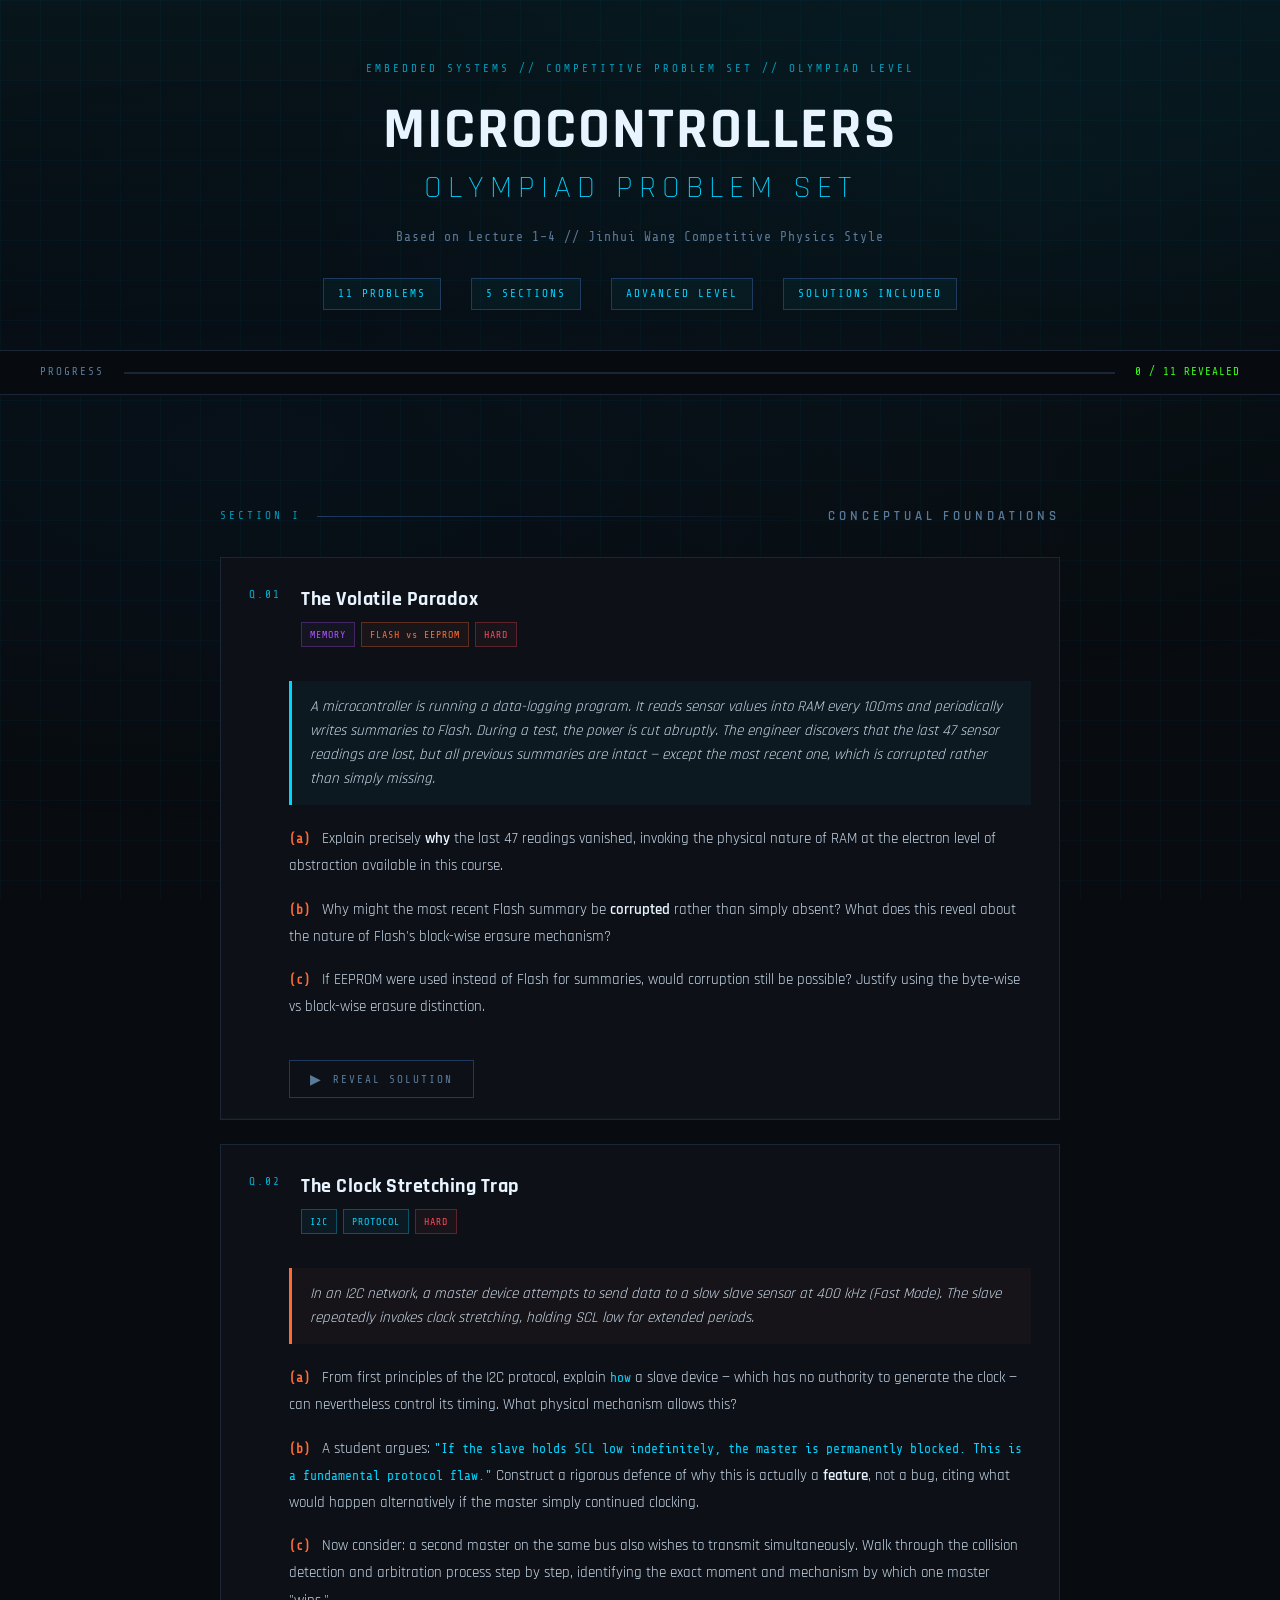
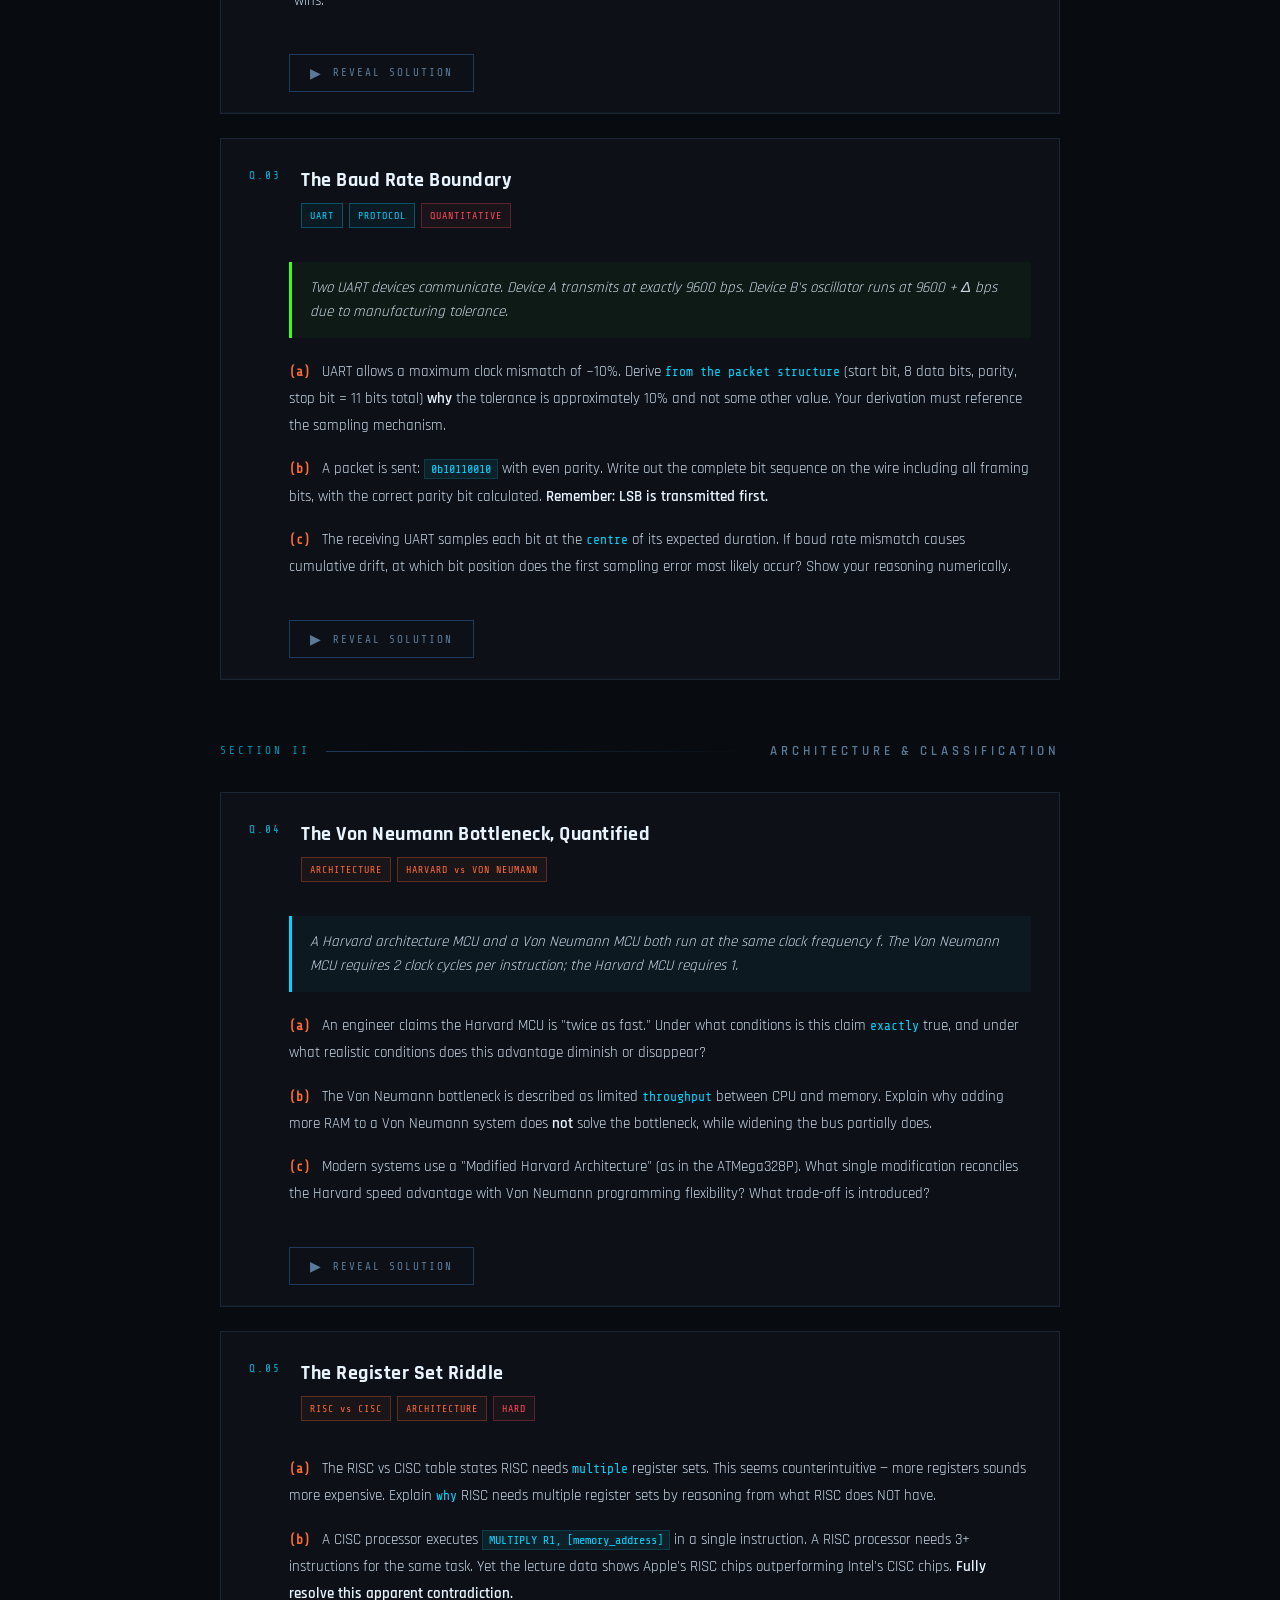
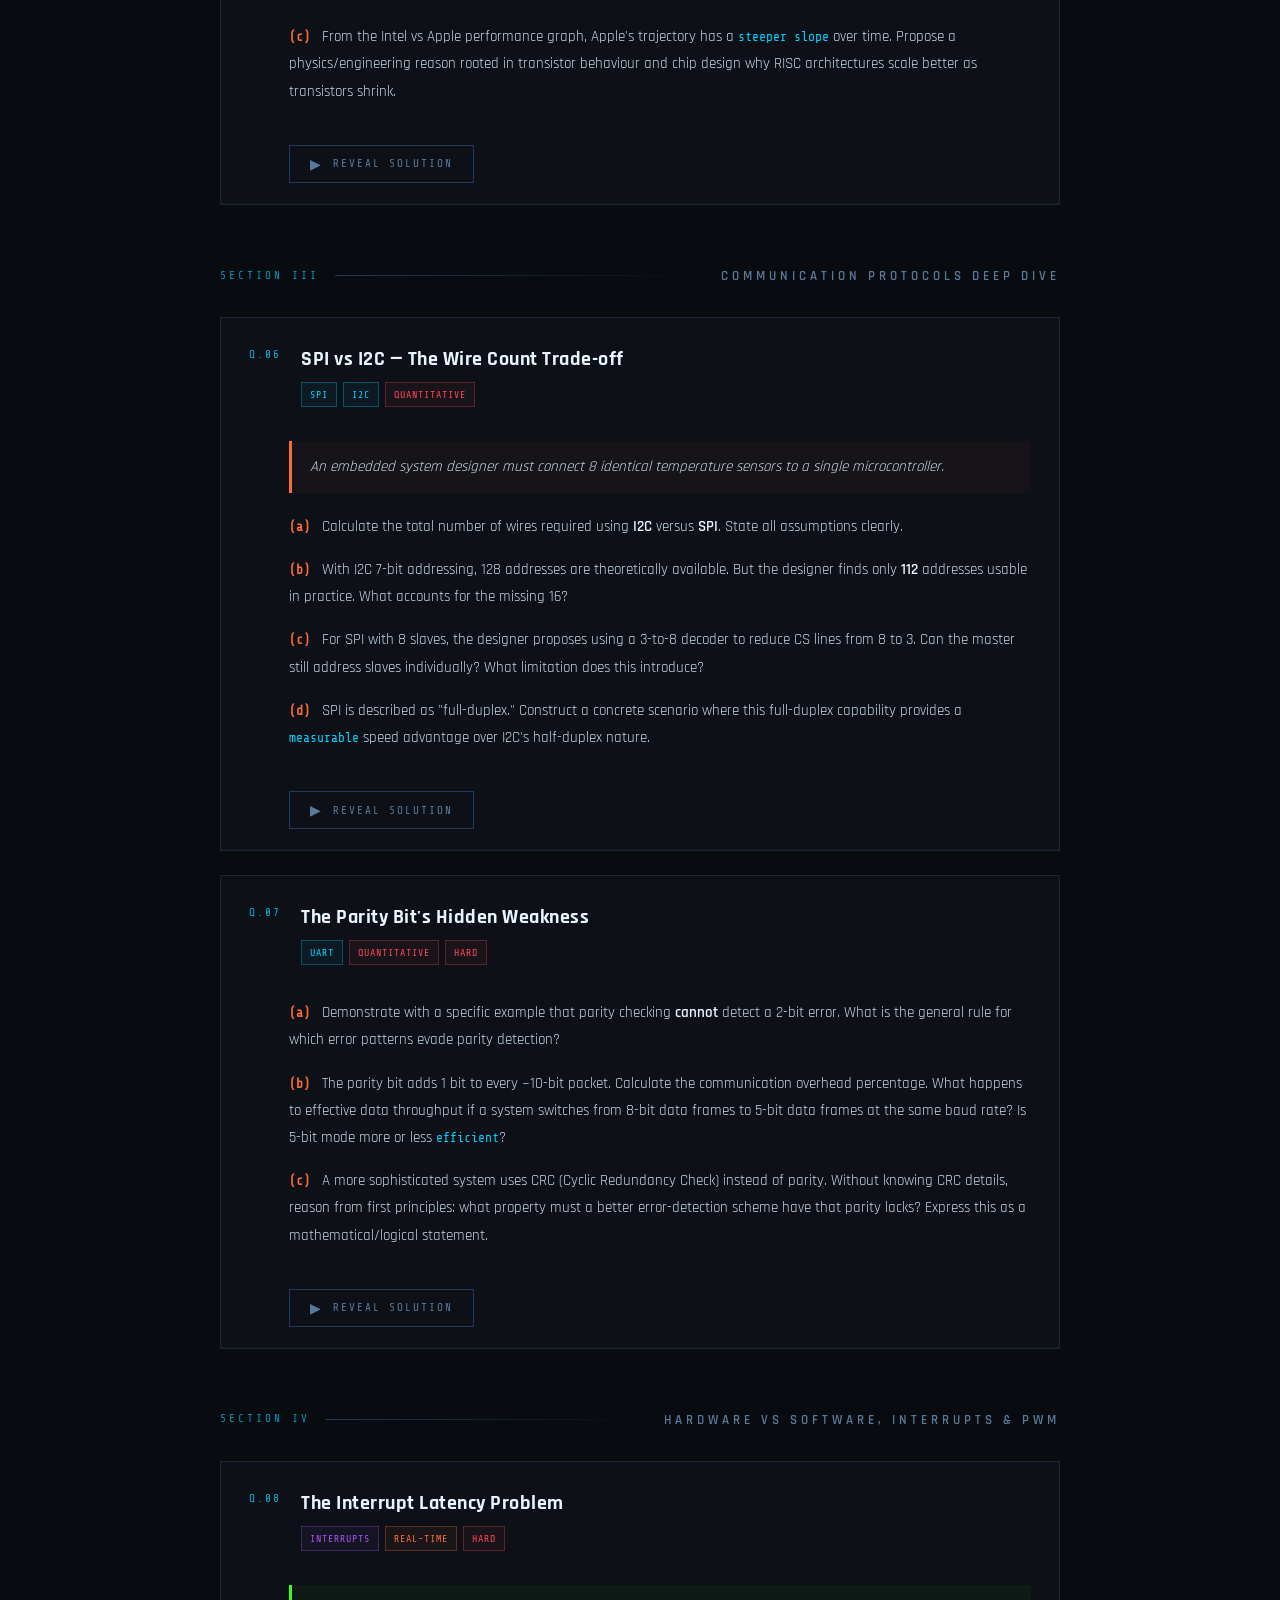
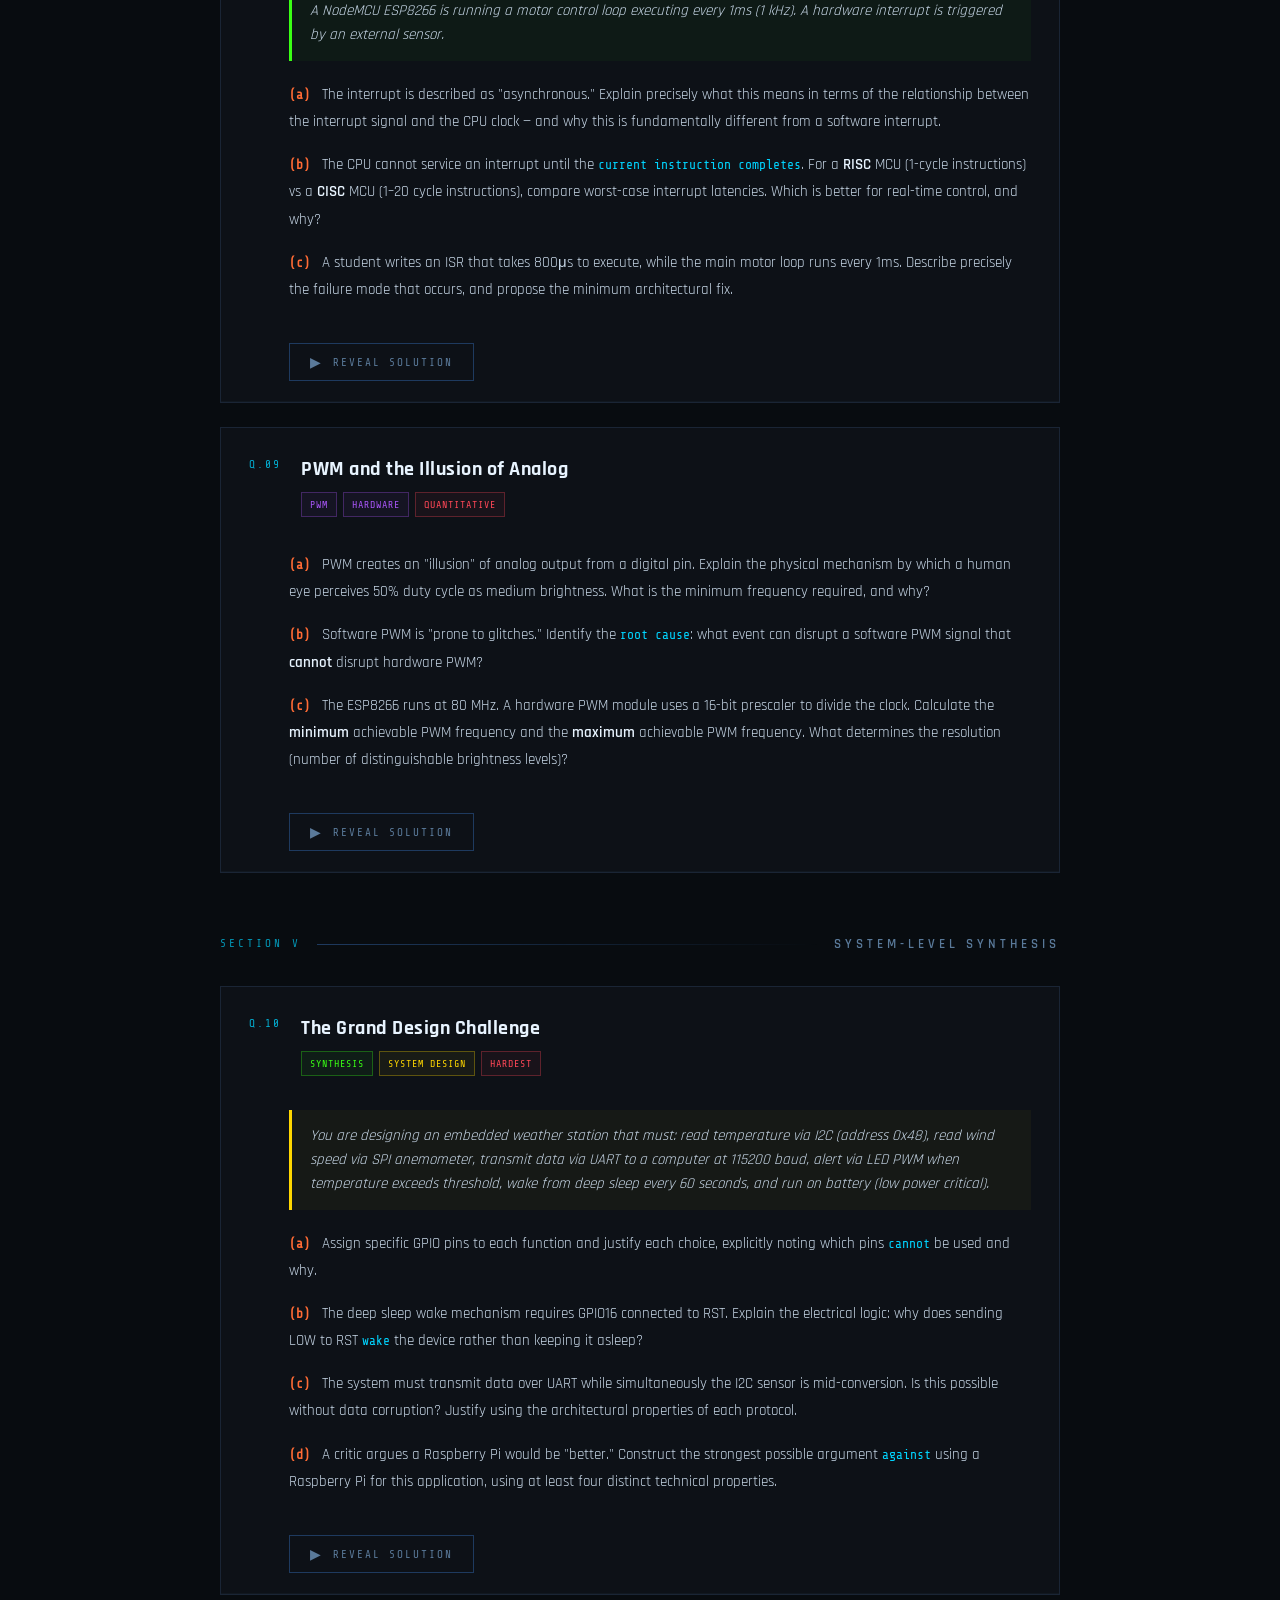
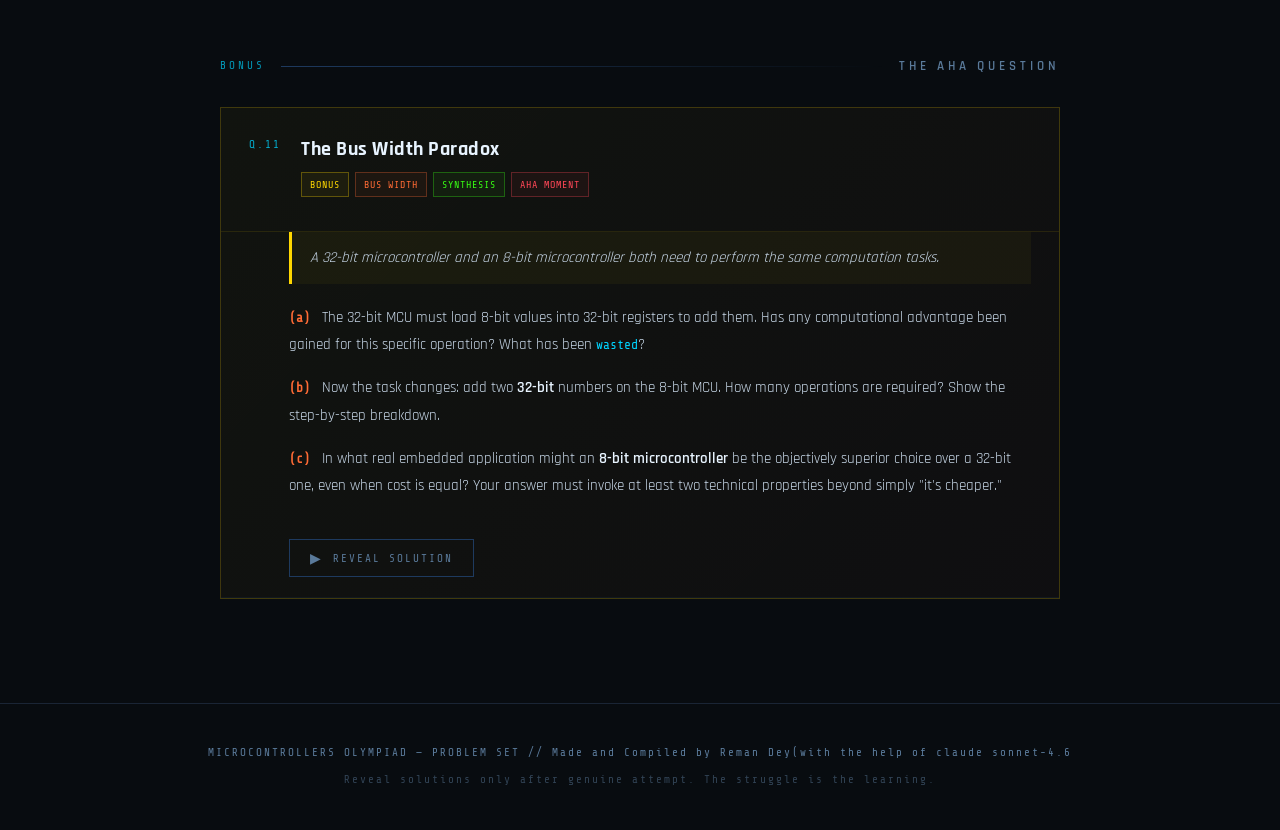
<file: papers/microcontrollers.html>
<!DOCTYPE html>
<html lang="en">
<head>
<meta charset="UTF-8">
<meta name="viewport" content="width=device-width, initial-scale=1.0">
<title>Microcontroller Olympiad — Problem Set</title>
<link href="https://fonts.googleapis.com/css2?family=Share+Tech+Mono&family=Rajdhani:wght@300;400;600;700&family=DM+Serif+Display:ital@0;1&display=swap" rel="stylesheet">
<style>
  :root {
    --bg: #080c10;
    --surface: #0d1117;
    --surface2: #111820;
    --border: #1a2535;
    --border-bright: #1e3a5f;
    --accent: #00d4ff;
    --accent2: #ff6b35;
    --accent3: #39ff14;
    --text: #c8d8e8;
    --text-dim: #5a7a9a;
    --text-bright: #e8f4ff;
    --gold: #ffd700;
    --red: #ff4757;
    --mono: 'Share Tech Mono', monospace;
    --heading: 'Rajdhani', sans-serif;
    --body: 'Rajdhani', sans-serif;
  }

  * { margin: 0; padding: 0; box-sizing: border-box; }

  body {
    background: var(--bg);
    color: var(--text);
    font-family: var(--body);
    font-size: 16px;
    line-height: 1.7;
    overflow-x: hidden;
  }

  /* CIRCUIT GRID BACKGROUND */
  body::before {
    content: '';
    position: fixed;
    inset: 0;
    background-image:
      linear-gradient(rgba(0,212,255,0.03) 1px, transparent 1px),
      linear-gradient(90deg, rgba(0,212,255,0.03) 1px, transparent 1px);
    background-size: 40px 40px;
    pointer-events: none;
    z-index: 0;
  }

  body::after {
    content: '';
    position: fixed;
    inset: 0;
    background: radial-gradient(ellipse at 20% 50%, rgba(0,100,180,0.06) 0%, transparent 60%),
                radial-gradient(ellipse at 80% 20%, rgba(0,212,255,0.04) 0%, transparent 50%);
    pointer-events: none;
    z-index: 0;
  }

  /* HEADER */
  header {
    position: relative;
    z-index: 10;
    padding: 60px 40px 40px;
    border-bottom: 1px solid var(--border);
    background: linear-gradient(180deg, rgba(0,212,255,0.05) 0%, transparent 100%);
    text-align: center;
    overflow: hidden;
  }

  header::before {
    content: 'EMBEDDED SYSTEMS // COMPETITIVE PROBLEM SET // OLYMPIAD LEVEL';
    display: block;
    font-family: var(--mono);
    font-size: 11px;
    color: var(--accent);
    letter-spacing: 3px;
    margin-bottom: 20px;
    opacity: 0.7;
  }

  .header-title {
    font-family: var(--heading);
    font-size: clamp(32px, 5vw, 58px);
    font-weight: 700;
    color: var(--text-bright);
    letter-spacing: 2px;
    line-height: 1.1;
    text-transform: uppercase;
  }

  .header-title span {
    color: var(--accent);
    display: block;
    font-size: 0.55em;
    font-weight: 300;
    letter-spacing: 6px;
    margin-top: 8px;
  }

  .header-subtitle {
    font-family: var(--mono);
    color: var(--text-dim);
    font-size: 13px;
    margin-top: 20px;
    letter-spacing: 1px;
  }

  .header-meta {
    display: flex;
    gap: 30px;
    justify-content: center;
    margin-top: 30px;
    flex-wrap: wrap;
  }

  .meta-chip {
    font-family: var(--mono);
    font-size: 11px;
    color: var(--accent);
    border: 1px solid var(--border-bright);
    padding: 6px 14px;
    letter-spacing: 2px;
    background: rgba(0,212,255,0.04);
  }

  /* NAVIGATION / PROGRESS */
  .progress-bar-container {
    position: sticky;
    top: 0;
    z-index: 100;
    background: rgba(8,12,16,0.95);
    border-bottom: 1px solid var(--border);
    padding: 12px 40px;
    display: flex;
    align-items: center;
    gap: 20px;
    backdrop-filter: blur(10px);
  }

  .progress-label {
    font-family: var(--mono);
    font-size: 11px;
    color: var(--text-dim);
    letter-spacing: 2px;
    white-space: nowrap;
  }

  .progress-track {
    flex: 1;
    height: 2px;
    background: var(--border);
    position: relative;
    overflow: hidden;
  }

  .progress-fill {
    height: 100%;
    background: linear-gradient(90deg, var(--accent), var(--accent3));
    width: 0%;
    transition: width 0.4s ease;
  }

  .solved-count {
    font-family: var(--mono);
    font-size: 11px;
    color: var(--accent3);
    letter-spacing: 1px;
    white-space: nowrap;
  }

  /* MAIN CONTENT */
  main {
    position: relative;
    z-index: 10;
    max-width: 900px;
    margin: 0 auto;
    padding: 50px 30px 80px;
  }

  /* SECTION HEADERS */
  .section-header {
    display: flex;
    align-items: center;
    gap: 16px;
    margin: 60px 0 30px;
  }

  .section-number {
    font-family: var(--mono);
    font-size: 11px;
    color: var(--accent);
    letter-spacing: 3px;
    opacity: 0.7;
    white-space: nowrap;
  }

  .section-line {
    flex: 1;
    height: 1px;
    background: linear-gradient(90deg, var(--border-bright), transparent);
  }

  .section-title {
    font-family: var(--heading);
    font-size: 13px;
    font-weight: 600;
    color: var(--text-dim);
    letter-spacing: 4px;
    text-transform: uppercase;
    white-space: nowrap;
  }

  /* QUESTION CARDS */
  .question-card {
    background: var(--surface);
    border: 1px solid var(--border);
    margin-bottom: 24px;
    position: relative;
    transition: border-color 0.3s ease;
    overflow: hidden;
  }

  .question-card::before {
    content: '';
    position: absolute;
    top: 0;
    left: 0;
    right: 0;
    height: 2px;
    background: linear-gradient(90deg, transparent, var(--accent), transparent);
    opacity: 0;
    transition: opacity 0.3s;
  }

  .question-card:hover::before { opacity: 1; }
  .question-card:hover { border-color: var(--border-bright); }

  .question-card.solved {
    border-color: rgba(57,255,20,0.2);
  }
  .question-card.solved::before {
    background: linear-gradient(90deg, transparent, var(--accent3), transparent);
    opacity: 1;
  }

  /* QUESTION HEADER */
  .question-header {
    padding: 24px 28px 20px;
    display: flex;
    align-items: flex-start;
    gap: 20px;
  }

  .q-number {
    font-family: var(--mono);
    font-size: 11px;
    color: var(--accent);
    letter-spacing: 2px;
    flex-shrink: 0;
    margin-top: 4px;
    opacity: 0.8;
  }

  .q-content { flex: 1; }

  .q-title {
    font-family: var(--heading);
    font-size: 20px;
    font-weight: 700;
    color: var(--text-bright);
    letter-spacing: 0.5px;
    margin-bottom: 6px;
  }

  .q-tags {
    display: flex;
    flex-wrap: wrap;
    gap: 6px;
    margin-bottom: 14px;
  }

  .tag {
    font-family: var(--mono);
    font-size: 10px;
    padding: 3px 8px;
    letter-spacing: 1px;
    border: 1px solid;
  }

  .tag-protocol { color: #00d4ff; border-color: rgba(0,212,255,0.3); background: rgba(0,212,255,0.05); }
  .tag-arch { color: #ff6b35; border-color: rgba(255,107,53,0.3); background: rgba(255,107,53,0.05); }
  .tag-hw { color: #a855f7; border-color: rgba(168,85,247,0.3); background: rgba(168,85,247,0.05); }
  .tag-system { color: #ffd700; border-color: rgba(255,215,0,0.3); background: rgba(255,215,0,0.05); }
  .tag-synthesis { color: #39ff14; border-color: rgba(57,255,20,0.3); background: rgba(57,255,20,0.05); }
  .tag-hard { color: #ff4757; border-color: rgba(255,71,87,0.3); background: rgba(255,71,87,0.05); }

  /* QUESTION BODY */
  .question-body {
    padding: 0 28px 8px 68px;
  }

  .scenario-box {
    background: rgba(0,212,255,0.04);
    border-left: 3px solid var(--accent);
    padding: 14px 18px;
    margin-bottom: 20px;
    font-size: 15px;
    font-style: italic;
    color: var(--text);
    line-height: 1.6;
  }

  .scenario-box.orange { border-left-color: var(--accent2); background: rgba(255,107,53,0.04); }
  .scenario-box.green { border-left-color: var(--accent3); background: rgba(57,255,20,0.04); }
  .scenario-box.gold { border-left-color: var(--gold); background: rgba(255,215,0,0.04); }

  .sub-question {
    margin-bottom: 16px;
    padding-left: 0;
  }

  .sub-label {
    font-family: var(--mono);
    color: var(--accent2);
    font-size: 13px;
    font-weight: bold;
    margin-right: 8px;
  }

  .sub-text {
    font-size: 15px;
    color: var(--text);
    line-height: 1.65;
  }

  .sub-text em {
    color: var(--accent);
    font-style: normal;
    font-family: var(--mono);
    font-size: 13px;
  }

  .sub-text strong {
    color: var(--text-bright);
    font-weight: 600;
  }

  .hint-text {
    font-family: var(--mono);
    font-size: 12px;
    color: var(--text-dim);
    border: 1px dashed var(--border-bright);
    padding: 8px 14px;
    margin-top: 8px;
    display: inline-block;
  }

  /* SOLUTION TOGGLE BUTTON */
  .solution-toggle-wrapper {
    padding: 16px 28px 20px 68px;
    display: flex;
    align-items: center;
    gap: 16px;
  }

  .solution-toggle {
    font-family: var(--mono);
    font-size: 11px;
    letter-spacing: 2px;
    text-transform: uppercase;
    background: transparent;
    border: 1px solid var(--border-bright);
    color: var(--text-dim);
    padding: 10px 20px;
    cursor: pointer;
    transition: all 0.25s ease;
    display: flex;
    align-items: center;
    gap: 10px;
    position: relative;
    overflow: hidden;
  }

  .solution-toggle::before {
    content: '';
    position: absolute;
    inset: 0;
    background: var(--accent);
    transform: translateX(-101%);
    transition: transform 0.25s ease;
    z-index: 0;
    opacity: 0.08;
  }

  .solution-toggle:hover::before { transform: translateX(0); }
  .solution-toggle:hover {
    border-color: var(--accent);
    color: var(--accent);
  }

  .solution-toggle.revealed {
    border-color: var(--accent3);
    color: var(--accent3);
  }

  .toggle-icon {
    font-size: 14px;
    transition: transform 0.3s ease;
    z-index: 1;
    position: relative;
  }

  .toggle-icon.open { transform: rotate(90deg); }

  .toggle-text { z-index: 1; position: relative; }

  /* SOLUTION PANEL */
  .solution-panel {
    max-height: 0;
    overflow: hidden;
    transition: max-height 0.5s cubic-bezier(0.4,0,0.2,1);
    background: var(--surface2);
    border-top: 1px solid transparent;
  }

  .solution-panel.open {
    max-height: 8000px;
    border-top-color: var(--border);
  }

  .solution-inner {
    padding: 28px 28px 28px 68px;
  }

  .solution-label {
    font-family: var(--mono);
    font-size: 10px;
    letter-spacing: 4px;
    color: var(--accent3);
    text-transform: uppercase;
    margin-bottom: 24px;
    display: flex;
    align-items: center;
    gap: 12px;
  }

  .solution-label::after {
    content: '';
    flex: 1;
    height: 1px;
    background: linear-gradient(90deg, rgba(57,255,20,0.3), transparent);
  }

  .sol-part {
    margin-bottom: 28px;
    padding-bottom: 24px;
    border-bottom: 1px solid var(--border);
  }

  .sol-part:last-child {
    border-bottom: none;
    margin-bottom: 0;
  }

  .sol-part-label {
    font-family: var(--mono);
    font-size: 12px;
    color: var(--accent2);
    letter-spacing: 2px;
    margin-bottom: 12px;
    text-transform: uppercase;
  }

  .sol-text {
    font-size: 15px;
    color: var(--text);
    line-height: 1.75;
  }

  .sol-text strong { color: var(--text-bright); font-weight: 600; }
  .sol-text em { color: var(--accent); font-style: normal; }

  .sol-highlight {
    background: rgba(0,212,255,0.06);
    border-left: 3px solid var(--accent);
    padding: 12px 16px;
    margin: 14px 0;
    font-family: var(--mono);
    font-size: 13px;
    color: var(--accent);
    line-height: 1.6;
  }

  .sol-highlight.green {
    background: rgba(57,255,20,0.06);
    border-left-color: var(--accent3);
    color: var(--accent3);
  }

  .sol-highlight.orange {
    background: rgba(255,107,53,0.06);
    border-left-color: var(--accent2);
    color: var(--accent2);
  }

  .sol-highlight.gold {
    background: rgba(255,215,0,0.06);
    border-left-color: var(--gold);
    color: var(--gold);
  }

  .aha-moment {
    background: linear-gradient(135deg, rgba(255,215,0,0.08), rgba(255,107,53,0.05));
    border: 1px solid rgba(255,215,0,0.2);
    padding: 16px 20px;
    margin-top: 16px;
    position: relative;
  }

  .aha-moment::before {
    content: '★ AHA MOMENT';
    position: absolute;
    top: -10px;
    left: 16px;
    font-family: var(--mono);
    font-size: 10px;
    letter-spacing: 2px;
    color: var(--gold);
    background: var(--surface2);
    padding: 0 8px;
  }

  .aha-moment p {
    font-size: 14px;
    color: var(--gold);
    line-height: 1.65;
  }

  /* DATA TABLE */
  .data-table {
    width: 100%;
    border-collapse: collapse;
    margin: 16px 0;
    font-family: var(--mono);
    font-size: 12px;
  }

  .data-table th {
    background: rgba(0,212,255,0.08);
    color: var(--accent);
    padding: 10px 14px;
    text-align: left;
    letter-spacing: 2px;
    border: 1px solid var(--border-bright);
    font-size: 11px;
  }

  .data-table td {
    padding: 10px 14px;
    border: 1px solid var(--border);
    color: var(--text);
    vertical-align: top;
  }

  .data-table tr:nth-child(even) td {
    background: rgba(255,255,255,0.015);
  }

  /* CODE INLINE */
  code {
    font-family: var(--mono);
    font-size: 12px;
    background: rgba(0,212,255,0.08);
    color: var(--accent);
    padding: 2px 6px;
    border: 1px solid rgba(0,212,255,0.15);
  }

  /* FOOTER */
  footer {
    position: relative;
    z-index: 10;
    text-align: center;
    padding: 40px;
    border-top: 1px solid var(--border);
    font-family: var(--mono);
    font-size: 11px;
    color: var(--text-dim);
    letter-spacing: 2px;
  }

  /* BONUS STYLING */
  .bonus-card {
    background: linear-gradient(135deg, rgba(255,215,0,0.04), rgba(255,107,53,0.03));
    border: 1px solid rgba(255,215,0,0.2);
  }

  .bonus-card .question-header { border-bottom: 1px solid rgba(255,215,0,0.1); }

  /* SCROLLBAR */
  ::-webkit-scrollbar { width: 6px; }
  ::-webkit-scrollbar-track { background: var(--bg); }
  ::-webkit-scrollbar-thumb { background: var(--border-bright); border-radius: 0; }

  /* ANIMATIONS */
  @keyframes fadeSlideIn {
    from { opacity: 0; transform: translateY(20px); }
    to { opacity: 1; transform: translateY(0); }
  }

  .question-card {
    animation: fadeSlideIn 0.4s ease both;
  }

  .question-card:nth-child(1) { animation-delay: 0.05s; }
  .question-card:nth-child(2) { animation-delay: 0.10s; }
  .question-card:nth-child(3) { animation-delay: 0.15s; }
  .question-card:nth-child(4) { animation-delay: 0.20s; }
  .question-card:nth-child(5) { animation-delay: 0.25s; }

  @media (max-width: 600px) {
    main { padding: 30px 16px 60px; }
    .question-body { padding: 0 16px 8px 16px; }
    .solution-toggle-wrapper { padding: 16px 16px 20px 16px; }
    .solution-inner { padding: 20px 16px; }
    header { padding: 40px 20px 30px; }
    .q-number { display: none; }
  }
</style>
</head>
<body>

<header>
  <h1 class="header-title">
    Microcontrollers
    <span>Olympiad Problem Set</span>
  </h1>
  <p class="header-subtitle">Based on Lecture 1–4 // Jinhui Wang Competitive Physics Style</p>
  <div class="header-meta">
    <span class="meta-chip">11 PROBLEMS</span>
    <span class="meta-chip">5 SECTIONS</span>
    <span class="meta-chip">ADVANCED LEVEL</span>
    <span class="meta-chip">SOLUTIONS INCLUDED</span>
  </div>
</header>

<div class="progress-bar-container">
  <span class="progress-label">PROGRESS</span>
  <div class="progress-track"><div class="progress-fill" id="progressFill"></div></div>
  <span class="solved-count" id="solvedCount">0 / 11 REVEALED</span>
</div>

<main>

  <!-- ============================================================ -->
  <!-- SECTION I -->
  <!-- ============================================================ -->
  <div class="section-header">
    <span class="section-number">SECTION I</span>
    <span class="section-line"></span>
    <span class="section-title">Conceptual Foundations</span>
  </div>

  <!-- Q1 -->
  <div class="question-card" id="card-1">
    <div class="question-header">
      <span class="q-number">Q.01</span>
      <div class="q-content">
        <div class="q-title">The Volatile Paradox</div>
        <div class="q-tags">
          <span class="tag tag-hw">MEMORY</span>
          <span class="tag tag-arch">FLASH vs EEPROM</span>
          <span class="tag tag-hard">HARD</span>
        </div>
      </div>
    </div>
    <div class="question-body">
      <div class="scenario-box">
        A microcontroller is running a data-logging program. It reads sensor values into RAM every 100ms and periodically writes summaries to Flash. During a test, the power is cut abruptly. The engineer discovers that the last 47 sensor readings are lost, but all previous summaries are intact — <em>except</em> the most recent one, which is corrupted rather than simply missing.
      </div>
      <div class="sub-question">
        <span class="sub-label">(a)</span>
        <span class="sub-text">Explain precisely <strong>why</strong> the last 47 readings vanished, invoking the physical nature of RAM at the electron level of abstraction available in this course.</span>
      </div>
      <div class="sub-question">
        <span class="sub-label">(b)</span>
        <span class="sub-text">Why might the most recent Flash summary be <strong>corrupted</strong> rather than simply absent? What does this reveal about the nature of Flash's block-wise erasure mechanism?</span>
      </div>
      <div class="sub-question">
        <span class="sub-label">(c)</span>
        <span class="sub-text">If EEPROM were used instead of Flash for summaries, would corruption still be possible? Justify using the byte-wise vs block-wise erasure distinction.</span>
      </div>
    </div>
    <div class="solution-toggle-wrapper">
      <button class="solution-toggle" onclick="toggleSolution('sol-1', this, 'card-1')">
        <span class="toggle-icon">▶</span>
        <span class="toggle-text">REVEAL SOLUTION</span>
      </button>
    </div>
    <div class="solution-panel" id="sol-1">
      <div class="solution-inner">
        <div class="solution-label">Complete Solution</div>
        <div class="sol-part">
          <div class="sol-part-label">Part (a) — Why RAM data vanished</div>
          <div class="sol-text">
            RAM (Random Access Memory) is <strong>volatile</strong>: it stores data by maintaining electrical charge states in capacitors (DRAM) or by transistor latch states (SRAM). These states require continuous power to sustain. When power is cut, capacitors discharge and transistor flip-flops lose their bistable configuration. There is no chemical or structural change — just the collapse of an active electrical state. The 47 readings existed as voltage differences on microscopic capacitors; with no power, those voltages equalized to zero. The data was never "written" anywhere permanent.
          </div>
          <div class="sol-highlight">Key insight: RAM stores 1s and 0s as "is there charge here?" — not as any physical change to the material. It is fundamentally ephemeral.</div>
        </div>
        <div class="sol-part">
          <div class="sol-part-label">Part (b) — Why Flash was corrupted, not simply absent</div>
          <div class="sol-text">
            Flash memory erases in <strong>blocks</strong> (large chunks of data). A write to Flash involves two steps: (1) erase the entire block, then (2) write the new data. If power is cut <em>between these two steps</em> — after the block was erased but before the new data was fully written — the result is a block that has been cleared but not refilled. Some cells may be in partially programmed states, yielding garbage data. This explains corruption rather than absence: the old data was destroyed by the erase phase, and the new data was never fully committed.
          </div>
          <div class="sol-highlight orange">Block-wise erasure is atomic at the block level but NOT atomic at the write level. The window between erase and write is a vulnerability zone.</div>
          <div class="aha-moment"><p>This is why critical embedded systems use "wear-levelling" and "journaling" techniques — they ensure a backup copy always exists before the old one is erased, making writes truly atomic from the system's perspective.</p></div>
        </div>
        <div class="sol-part">
          <div class="sol-part-label">Part (c) — EEPROM vs Flash: Is corruption still possible?</div>
          <div class="sol-text">
            EEPROM is <strong>byte-wise erasable</strong> — individual bytes can be erased and rewritten independently. This dramatically reduces the corruption window. To update a single byte, you only erase and rewrite that one byte, not an entire block. However, corruption is still <em>theoretically possible</em>: if power is cut mid-byte-write, that single byte may be in an indeterminate state. The advantage is that corruption is localised to one byte rather than potentially an entire block of data. For small configuration data (as the lecture notes describe), this makes EEPROM significantly more robust for frequent, small updates.
          </div>
          <div class="sol-highlight green">EEPROM doesn't eliminate corruption risk — it minimises its blast radius. One corrupted byte is catastrophically better than one corrupted block.</div>
        </div>
      </div>
    </div>
  </div>

  <!-- Q2 -->
  <div class="question-card" id="card-2">
    <div class="question-header">
      <span class="q-number">Q.02</span>
      <div class="q-content">
        <div class="q-title">The Clock Stretching Trap</div>
        <div class="q-tags">
          <span class="tag tag-protocol">I2C</span>
          <span class="tag tag-protocol">PROTOCOL</span>
          <span class="tag tag-hard">HARD</span>
        </div>
      </div>
    </div>
    <div class="question-body">
      <div class="scenario-box orange">
        In an I2C network, a master device attempts to send data to a slow slave sensor at 400 kHz (Fast Mode). The slave repeatedly invokes clock stretching, holding SCL low for extended periods.
      </div>
      <div class="sub-question">
        <span class="sub-label">(a)</span>
        <span class="sub-text">From first principles of the I2C protocol, explain <em>how</em> a slave device — which has no authority to generate the clock — can nevertheless control its timing. What physical mechanism allows this?</span>
      </div>
      <div class="sub-question">
        <span class="sub-label">(b)</span>
        <span class="sub-text">A student argues: <em>"If the slave holds SCL low indefinitely, the master is permanently blocked. This is a fundamental protocol flaw."</em> Construct a rigorous defence of why this is actually a <strong>feature</strong>, not a bug, citing what would happen alternatively if the master simply continued clocking.</span>
      </div>
      <div class="sub-question">
        <span class="sub-label">(c)</span>
        <span class="sub-text">Now consider: a second master on the same bus also wishes to transmit simultaneously. Walk through the collision detection and arbitration process step by step, identifying the exact moment and mechanism by which one master "wins."</span>
      </div>
    </div>
    <div class="solution-toggle-wrapper">
      <button class="solution-toggle" onclick="toggleSolution('sol-2', this, 'card-2')">
        <span class="toggle-icon">▶</span>
        <span class="toggle-text">REVEAL SOLUTION</span>
      </button>
    </div>
    <div class="solution-panel" id="sol-2">
      <div class="solution-inner">
        <div class="solution-label">Complete Solution</div>
        <div class="sol-part">
          <div class="sol-part-label">Part (a) — Physical mechanism of clock stretching</div>
          <div class="sol-text">
            I2C uses an <strong>open-drain (wired-AND) bus topology</strong>. Both SCL and SDA lines are pulled HIGH by resistors (Rp), but any device on the bus can pull them LOW by activating its open-drain transistor. The line is HIGH only when <em>no device</em> is pulling it low. A slave cannot generate a rising edge (it cannot push the line high), but it CAN hold SCL low by keeping its transistor active. The master checks that SCL actually went high before proceeding to the next clock phase — if it finds SCL still low (held by the slave), it simply waits. The slave controls timing not by generating a clock, but by <em>vetoing the release</em> of the clock line.
          </div>
          <div class="sol-highlight">Open-drain = you can only pull down, never push up. Control through suppression, not assertion.</div>
        </div>
        <div class="sol-part">
          <div class="sol-part-label">Part (b) — Defence of clock stretching as a feature</div>
          <div class="sol-text">
            If the master continued clocking regardless, it would shift new bits onto SDA while the slave has not yet read the current bit. The slave's internal buffer would overflow — it would receive garbled or misaligned data. The master would believe transmission succeeded while the slave received nothing useful. This would be a silent failure — far worse than a temporary stall. Clock stretching ensures the I2C bus is <strong>self-throttling</strong>: the slowest component in the transaction sets the pace. The system degrades gracefully to the capability of the weakest device, rather than catastrophically mis-transmitting data.
          </div>
          <div class="aha-moment"><p>Clock stretching is essentially a hardware-level "flow control" mechanism — analogous to TCP's window size in networking. The slow receiver signals "wait" rather than dropping packets silently.</p></div>
        </div>
        <div class="sol-part">
          <div class="sol-part-label">Part (c) — Multi-master arbitration</div>
          <div class="sol-text">
            Both masters detect the bus is idle (SDA and SCL high) and simultaneously issue a START condition. Both begin transmitting their destination addresses bit by bit. During transmission, each master simultaneously <strong>monitors the SDA line</strong>. Because of the wired-AND property: if Master A writes a '1' (releases SDA) but Master B writes a '0' (pulls SDA low), the bus reads '0'. Master A observes: "I sent a 1, but the bus is 0 — someone else is here." Master A immediately stops transmitting and becomes a slave-receiver. Master B, whose transmitted bit <em>matches</em> what it reads on the bus, notices no discrepancy and continues. Arbitration is lost the instant a master transmits HIGH but reads LOW. The master transmitting the lower address (more leading zeros) statistically wins. No data is corrupted because the winning master's bits are exactly what appear on the bus.
          </div>
          <div class="sol-highlight green">Arbitration is lossless — the "loser" simply defers, and the winning transmission completes correctly. Neither master needs to retry from scratch.</div>
        </div>
      </div>
    </div>
  </div>

  <!-- Q3 -->
  <div class="question-card" id="card-3">
    <div class="question-header">
      <span class="q-number">Q.03</span>
      <div class="q-content">
        <div class="q-title">The Baud Rate Boundary</div>
        <div class="q-tags">
          <span class="tag tag-protocol">UART</span>
          <span class="tag tag-protocol">PROTOCOL</span>
          <span class="tag tag-hard">QUANTITATIVE</span>
        </div>
      </div>
    </div>
    <div class="question-body">
      <div class="scenario-box green">
        Two UART devices communicate. Device A transmits at exactly 9600 bps. Device B's oscillator runs at 9600 + Δ bps due to manufacturing tolerance.
      </div>
      <div class="sub-question">
        <span class="sub-label">(a)</span>
        <span class="sub-text">UART allows a maximum clock mismatch of ~10%. Derive <em>from the packet structure</em> (start bit, 8 data bits, parity, stop bit = 11 bits total) <strong>why</strong> the tolerance is approximately 10% and not some other value. Your derivation must reference the sampling mechanism.</span>
      </div>
      <div class="sub-question">
        <span class="sub-label">(b)</span>
        <span class="sub-text">A packet is sent: <code>0b10110010</code> with even parity. Write out the complete bit sequence on the wire including all framing bits, with the correct parity bit calculated. <strong>Remember: LSB is transmitted first.</strong></span>
      </div>
      <div class="sub-question">
        <span class="sub-label">(c)</span>
        <span class="sub-text">The receiving UART samples each bit at the <em>centre</em> of its expected duration. If baud rate mismatch causes cumulative drift, at which bit position does the first sampling error most likely occur? Show your reasoning numerically.</span>
      </div>
    </div>
    <div class="solution-toggle-wrapper">
      <button class="solution-toggle" onclick="toggleSolution('sol-3', this, 'card-3')">
        <span class="toggle-icon">▶</span>
        <span class="toggle-text">REVEAL SOLUTION</span>
      </button>
    </div>
    <div class="solution-panel" id="sol-3">
      <div class="solution-inner">
        <div class="solution-label">Complete Solution</div>
        <div class="sol-part">
          <div class="sol-part-label">Part (a) — Deriving the ~10% tolerance</div>
          <div class="sol-text">
            The receiver re-synchronises on the <strong>falling edge of the START bit</strong> (high-to-low transition). After that, it samples each subsequent bit at the midpoint of its expected duration. For a packet of 11 bits total, the last data bit (bit 10 after the start bit) is sampled at time: <strong>T_sample = 10.5 × T_bit</strong> (0.5 bit after the start edge for bit 1, plus 10 more bits).
            <br><br>
            For a sampling error to occur, the cumulative drift must shift the sample point by more than ±0.5 × T_bit (so it falls outside the correct bit window). With drift rate δ per bit, after 10.5 bits, total drift = 10.5δ. For safe sampling: <strong>10.5δ &lt; 0.5 T_bit</strong>, so δ &lt; 1/21 ≈ 4.76% per bit. Over the full packet, total acceptable mismatch ≈ 1/10.5 ≈ <strong>9.5% ≈ 10%</strong>.
          </div>
          <div class="sol-highlight">The 10% figure is not arbitrary — it is geometrically derived from the ratio of half-a-bit-period to the number of bits until the last sample.</div>
        </div>
        <div class="sol-part">
          <div class="sol-part-label">Part (b) — Complete bit sequence on wire</div>
          <div class="sol-text">
            Data: <code>0b10110010</code> = binary 10110010.<br>
            LSB first transmission order: <code>0, 1, 0, 0, 1, 1, 0, 1</code> (bit0 to bit7).<br>
            Count of 1s in data: positions bit1, bit4, bit5, bit7 → four 1s total.<br>
            Even parity: total 1s must be even. Currently 4 ones → even. <strong>Parity bit = 0.</strong>
          </div>
          <div class="sol-highlight green">
            WIRE SEQUENCE (left = first transmitted):<br>
            [START=0] [0][1][0][0][1][1][0][1] [PARITY=0] [STOP=1]
          </div>
        </div>
        <div class="sol-part">
          <div class="sol-part-label">Part (c) — First bit error location</div>
          <div class="sol-text">
            With a 10% baud rate mismatch, drift accumulates at 0.1 T_bit per bit period. The receiver samples at the <em>centre</em> of each expected bit window. A sampling error occurs when cumulative drift exceeds 0.5 T_bit. After n bits: drift = 0.1n × T_bit. Setting 0.1n = 0.5 → <strong>n = 5</strong>. This means by the 5th bit after the start edge (the 5th data bit), drift has accumulated to half a bit period, placing the sample point at the boundary between two bits. The <strong>5th data bit</strong> is the first position where missampling becomes likely. In practice, with 10% being the defined limit, errors begin to appear reliably at or after bit 5.
          </div>
          <div class="aha-moment"><p>This is why engineering standards say "within 10%" rather than "exactly 10%" — there's no hard cliff, just a probability that rises as drift accumulates through the packet.</p></div>
        </div>
      </div>
    </div>
  </div>

  <!-- ============================================================ -->
  <!-- SECTION II -->
  <!-- ============================================================ -->
  <div class="section-header">
    <span class="section-number">SECTION II</span>
    <span class="section-line"></span>
    <span class="section-title">Architecture & Classification</span>
  </div>

  <!-- Q4 -->
  <div class="question-card" id="card-4">
    <div class="question-header">
      <span class="q-number">Q.04</span>
      <div class="q-content">
        <div class="q-title">The Von Neumann Bottleneck, Quantified</div>
        <div class="q-tags">
          <span class="tag tag-arch">ARCHITECTURE</span>
          <span class="tag tag-arch">HARVARD vs VON NEUMANN</span>
        </div>
      </div>
    </div>
    <div class="question-body">
      <div class="scenario-box">
        A Harvard architecture MCU and a Von Neumann MCU both run at the same clock frequency f. The Von Neumann MCU requires 2 clock cycles per instruction; the Harvard MCU requires 1.
      </div>
      <div class="sub-question">
        <span class="sub-label">(a)</span>
        <span class="sub-text">An engineer claims the Harvard MCU is "twice as fast." Under what conditions is this claim <em>exactly</em> true, and under what realistic conditions does this advantage diminish or disappear?</span>
      </div>
      <div class="sub-question">
        <span class="sub-label">(b)</span>
        <span class="sub-text">The Von Neumann bottleneck is described as limited <em>throughput</em> between CPU and memory. Explain why adding more RAM to a Von Neumann system does <strong>not</strong> solve the bottleneck, while widening the bus partially does.</span>
      </div>
      <div class="sub-question">
        <span class="sub-label">(c)</span>
        <span class="sub-text">Modern systems use a "Modified Harvard Architecture" (as in the ATMega328P). What single modification reconciles the Harvard speed advantage with Von Neumann programming flexibility? What trade-off is introduced?</span>
      </div>
    </div>
    <div class="solution-toggle-wrapper">
      <button class="solution-toggle" onclick="toggleSolution('sol-4', this, 'card-4')">
        <span class="toggle-icon">▶</span>
        <span class="toggle-text">REVEAL SOLUTION</span>
      </button>
    </div>
    <div class="solution-panel" id="sol-4">
      <div class="solution-inner">
        <div class="solution-label">Complete Solution</div>
        <div class="sol-part">
          <div class="sol-part-label">Part (a) — When "twice as fast" is true, and when it isn't</div>
          <div class="sol-text">
            The claim is exactly true when the workload is <strong>purely instruction-bound</strong>: every cycle is spent fetching and executing instructions, with no other delays. In reality, both architectures face the same peripheral I/O speeds, the same ADC conversion times, and the same external communication rates (UART, I2C, SPI). A program that spends 90% of its time waiting for a sensor reading gets negligible benefit from the 2× instruction speed on the remaining 10%. The advantage also shrinks with cache effects, branch mispredictions, and memory wait states that affect both architectures similarly.
          </div>
        </div>
        <div class="sol-part">
          <div class="sol-part-label">Part (b) — Why more RAM doesn't fix the bottleneck</div>
          <div class="sol-text">
            The bottleneck is the <strong>bandwidth of the shared bus</strong> — the rate at which bits can travel between memory and CPU per unit time. Adding more RAM increases <em>capacity</em> (how much can be stored) but not <em>bandwidth</em> (how fast data moves). The road is still one lane wide; you've just added more parking. Widening the bus (e.g., from 8-bit to 32-bit data bus) means 4× more data per clock cycle can transfer, directly addressing the bandwidth constraint. This is why bus width classification of MCUs is meaningful: it determines throughput, not storage.
          </div>
          <div class="sol-highlight orange">RAM size = garage size. Bus width = number of lanes on the road. Congestion is a road problem, not a garage problem.</div>
        </div>
        <div class="sol-part">
          <div class="sol-part-label">Part (c) — Modified Harvard Architecture</div>
          <div class="sol-text">
            The modification is allowing the CPU to <strong>occasionally access program memory (Flash) as data</strong> — via special instructions like <code>LPM</code> (Load Program Memory) in AVR. Pure Harvard strictly separates the two buses; Modified Harvard adds a controlled pathway between them. This allows constants and lookup tables to be stored in Flash (saving precious RAM) without sacrificing the usual separation. The trade-off: this access path is typically <em>slower</em> and requires special instructions, so the programmer must explicitly manage which data goes where — it's not seamless like Von Neumann.
          </div>
          <div class="aha-moment"><p>"Modified Harvard" is the architectural equivalent of having separate highways for trucks and cars, but a single on-ramp at one specific point. Mostly separated, occasionally merged — the best practical compromise.</p></div>
        </div>
      </div>
    </div>
  </div>

  <!-- Q5 -->
  <div class="question-card" id="card-5">
    <div class="question-header">
      <span class="q-number">Q.05</span>
      <div class="q-content">
        <div class="q-title">The Register Set Riddle</div>
        <div class="q-tags">
          <span class="tag tag-arch">RISC vs CISC</span>
          <span class="tag tag-arch">ARCHITECTURE</span>
          <span class="tag tag-hard">HARD</span>
        </div>
      </div>
    </div>
    <div class="question-body">
      <div class="sub-question">
        <span class="sub-label">(a)</span>
        <span class="sub-text">The RISC vs CISC table states RISC needs <em>multiple</em> register sets. This seems counterintuitive — more registers sounds more expensive. Explain <em>why</em> RISC needs multiple register sets by reasoning from what RISC does NOT have.</span>
      </div>
      <div class="sub-question">
        <span class="sub-label">(b)</span>
        <span class="sub-text">A CISC processor executes <code>MULTIPLY R1, [memory_address]</code> in a single instruction. A RISC processor needs 3+ instructions for the same task. Yet the lecture data shows Apple's RISC chips outperforming Intel's CISC chips. <strong>Fully resolve this apparent contradiction.</strong></span>
      </div>
      <div class="sub-question">
        <span class="sub-label">(c)</span>
        <span class="sub-text">From the Intel vs Apple performance graph, Apple's trajectory has a <em>steeper slope</em> over time. Propose a physics/engineering reason rooted in transistor behaviour and chip design why RISC architectures scale better as transistors shrink.</span>
      </div>
    </div>
    <div class="solution-toggle-wrapper">
      <button class="solution-toggle" onclick="toggleSolution('sol-5', this, 'card-5')">
        <span class="toggle-icon">▶</span>
        <span class="toggle-text">REVEAL SOLUTION</span>
      </button>
    </div>
    <div class="solution-panel" id="sol-5">
      <div class="solution-inner">
        <div class="solution-label">Complete Solution</div>
        <div class="sol-part">
          <div class="sol-part-label">Part (a) — Why RISC needs multiple register sets</div>
          <div class="sol-text">
            CISC has complex multi-step instructions that can implicitly save and restore register states (the hardware handles context). RISC instructions are simple and <strong>each instruction only does one thing</strong>. When a function call or interrupt occurs, the programmer/compiler must explicitly save all registers that might be overwritten. To make this efficient and avoid constant memory saves/restores, RISC uses multiple <em>register windows</em> or register banks — one set for the current function, another for a called function, allowing context switches without touching memory at all. The cost in silicon (more registers) is paid back in speed (no stack operations for function calls).
          </div>
        </div>
        <div class="sol-part">
          <div class="sol-part-label">Part (b) — Resolving the RISC/CISC paradox</div>
          <div class="sol-text">
            The confusion arises from conflating <em>instructions per program</em> with <em>time per program</em>. RISC needs more instructions, but each instruction executes in <strong>one clock cycle</strong> (fixed, simple format). CISC uses fewer instructions, but a single complex instruction may take 5–20 cycles. Furthermore: (1) RISC's simple, uniform instruction format makes <strong>pipelining</strong> trivial — you can overlap fetch/decode/execute stages cleanly. CISC's variable-length instructions make pipelining complex. (2) Modern compilers optimise RISC code extremely well. (3) RISC spends transistors on more execution units; CISC spends them on a complex decoder. More parallel execution units directly translates to throughput.
          </div>
          <div class="sol-highlight green">The performance metric is not instructions/second but <em>work done per second</em>. RISC wins by doing simpler things faster and more in parallel.</div>
        </div>
        <div class="sol-part">
          <div class="sol-part-label">Part (c) — Why RISC scales better with transistor shrinkage</div>
          <div class="sol-text">
            As transistors shrink, two physics effects dominate: (1) <strong>Power density increases</strong> — smaller transistors switching faster generate more heat per unit area. Complex CISC decoders are large, irregular logic blocks that are hard to power-gate and inefficient at smaller nodes. RISC's regular, repetitive structure (many identical execution units, uniform pipeline stages) allows better power gating, clock gating, and thermal management. (2) <strong>Wire delay becomes dominant</strong> — at small nodes, signals traveling across a large, irregular CISC decoder take longer relative to the gate delay. RISC's localised, regular structure keeps signal paths short. Additionally, the transistor budget freed from complex decoding can go into more cores or larger caches, both of which scale well.
          </div>
          <div class="aha-moment"><p>Intel's CISC chips actually decode x86 instructions into micro-ops internally (which are RISC-like) — an acknowledgment that RISC principles win at execution. They just maintain the CISC instruction set for software compatibility.</p></div>
        </div>
      </div>
    </div>
  </div>

  <!-- ============================================================ -->
  <!-- SECTION III -->
  <!-- ============================================================ -->
  <div class="section-header">
    <span class="section-number">SECTION III</span>
    <span class="section-line"></span>
    <span class="section-title">Communication Protocols Deep Dive</span>
  </div>

  <!-- Q6 -->
  <div class="question-card" id="card-6">
    <div class="question-header">
      <span class="q-number">Q.06</span>
      <div class="q-content">
        <div class="q-title">SPI vs I2C — The Wire Count Trade-off</div>
        <div class="q-tags">
          <span class="tag tag-protocol">SPI</span>
          <span class="tag tag-protocol">I2C</span>
          <span class="tag tag-hard">QUANTITATIVE</span>
        </div>
      </div>
    </div>
    <div class="question-body">
      <div class="scenario-box orange">
        An embedded system designer must connect 8 identical temperature sensors to a single microcontroller.
      </div>
      <div class="sub-question">
        <span class="sub-label">(a)</span>
        <span class="sub-text">Calculate the total number of wires required using <strong>I2C</strong> versus <strong>SPI</strong>. State all assumptions clearly.</span>
      </div>
      <div class="sub-question">
        <span class="sub-label">(b)</span>
        <span class="sub-text">With I2C 7-bit addressing, 128 addresses are theoretically available. But the designer finds only <strong>112</strong> addresses usable in practice. What accounts for the missing 16?</span>
      </div>
      <div class="sub-question">
        <span class="sub-label">(c)</span>
        <span class="sub-text">For SPI with 8 slaves, the designer proposes using a 3-to-8 decoder to reduce CS lines from 8 to 3. Can the master still address slaves individually? What limitation does this introduce?</span>
      </div>
      <div class="sub-question">
        <span class="sub-label">(d)</span>
        <span class="sub-text">SPI is described as "full-duplex." Construct a concrete scenario where this full-duplex capability provides a <em>measurable</em> speed advantage over I2C's half-duplex nature.</span>
      </div>
    </div>
    <div class="solution-toggle-wrapper">
      <button class="solution-toggle" onclick="toggleSolution('sol-6', this, 'card-6')">
        <span class="toggle-icon">▶</span>
        <span class="toggle-text">REVEAL SOLUTION</span>
      </button>
    </div>
    <div class="solution-panel" id="sol-6">
      <div class="solution-inner">
        <div class="solution-label">Complete Solution</div>
        <div class="sol-part">
          <div class="sol-part-label">Part (a) — Wire count comparison</div>
          <div class="sol-text">
            <strong>I2C:</strong> Requires only SDA + SCL = <strong>2 wires total</strong>, regardless of number of slaves. All 8 sensors share these two lines. (Plus a common GND; but wires here means signal lines.)<br><br>
            <strong>SPI:</strong> Requires MOSI + MISO + SCLK + 1 CS per slave = 3 + 8 = <strong>11 wires total</strong> for 8 slaves. Each slave needs its own dedicated Chip Select line for individual addressing.
          </div>
          <table class="data-table">
            <tr><th>Protocol</th><th>Signal Lines</th><th>8 Slaves Total</th></tr>
            <tr><td>I2C</td><td>SDA + SCL</td><td>2 wires</td></tr>
            <tr><td>SPI</td><td>MOSI + MISO + SCLK + 8×CS</td><td>11 wires</td></tr>
          </table>
        </div>
        <div class="sol-part">
          <div class="sol-part-label">Part (b) — The missing 16 I2C addresses</div>
          <div class="sol-text">
            The I2C specification reserves certain addresses for special purposes. Addresses <code>0000 000x</code> (0x00) and <code>0000 001x</code> through <code>0000 011x</code> are reserved — including the <strong>General Call address</strong> (0x00, broadcasts to all slaves) and several startup/reserved addresses. Similarly, addresses <code>1111 xxx</code> (0x78–0x7F) are reserved for 10-bit address extension mode. This gives: 8 reserved at the top (1111 0XX and 1111 1XX) + 8 reserved at the bottom (0000 0XX and 0000 1XX) = <strong>16 reserved addresses</strong>, leaving 128 − 16 = 112 usable.
          </div>
        </div>
        <div class="sol-part">
          <div class="sol-part-label">Part (c) — 3-to-8 decoder for CS lines</div>
          <div class="sol-text">
            Yes, the master can still address all 8 slaves individually — the 3 input bits to the decoder select exactly one of 8 output lines. However, the critical limitation is: <strong>only one slave can be selected at a time</strong>, and selecting is sequential (the decoder must change state to switch slaves). With dedicated CS lines, the master could theoretically assert multiple CS lines simultaneously (for broadcast), or de-assert one while asserting another without propagation delay. With the decoder, there is always a transition period where no slave or a wrong slave is briefly selected. For systems requiring simultaneous multi-slave communication or very fast CS toggling, the decoder introduces glitch risk.
          </div>
        </div>
        <div class="sol-part">
          <div class="sol-part-label">Part (d) — Full-duplex advantage scenario</div>
          <div class="sol-text">
            Consider a <strong>SPI DAC (Digital-to-Analog Converter) with readback</strong>: the master sends a new output value to the DAC (via MOSI) while simultaneously reading back the DAC's previous output value for verification (via MISO) — all in one clock cycle sequence. In I2C (half-duplex), this would require two separate transactions: first a write, then a read, each with START/address/ACK overhead. SPI completes the write+readback in the time I2C spends just on the write. The speedup is approximately 2× for read-modify-write cycles on sensor/actuator pairs.
          </div>
          <div class="aha-moment"><p>Full-duplex is most valuable not when you need raw speed, but when the <em>read and write operations are logically coupled</em> — you send a command and simultaneously receive the result of the previous command.</p></div>
        </div>
      </div>
    </div>
  </div>

  <!-- Q7 -->
  <div class="question-card" id="card-7">
    <div class="question-header">
      <span class="q-number">Q.07</span>
      <div class="q-content">
        <div class="q-title">The Parity Bit's Hidden Weakness</div>
        <div class="q-tags">
          <span class="tag tag-protocol">UART</span>
          <span class="tag tag-hard">QUANTITATIVE</span>
          <span class="tag tag-hard">HARD</span>
        </div>
      </div>
    </div>
    <div class="question-body">
      <div class="sub-question">
        <span class="sub-label">(a)</span>
        <span class="sub-text">Demonstrate with a specific example that parity checking <strong>cannot</strong> detect a 2-bit error. What is the general rule for which error patterns evade parity detection?</span>
      </div>
      <div class="sub-question">
        <span class="sub-label">(b)</span>
        <span class="sub-text">The parity bit adds 1 bit to every ~10-bit packet. Calculate the communication overhead percentage. What happens to effective data throughput if a system switches from 8-bit data frames to 5-bit data frames at the same baud rate? Is 5-bit mode more or less <em>efficient</em>?</span>
      </div>
      <div class="sub-question">
        <span class="sub-label">(c)</span>
        <span class="sub-text">A more sophisticated system uses CRC (Cyclic Redundancy Check) instead of parity. Without knowing CRC details, reason from first principles: what property must a better error-detection scheme have that parity lacks? Express this as a mathematical/logical statement.</span>
      </div>
    </div>
    <div class="solution-toggle-wrapper">
      <button class="solution-toggle" onclick="toggleSolution('sol-7', this, 'card-7')">
        <span class="toggle-icon">▶</span>
        <span class="toggle-text">REVEAL SOLUTION</span>
      </button>
    </div>
    <div class="solution-panel" id="sol-7">
      <div class="solution-inner">
        <div class="solution-label">Complete Solution</div>
        <div class="sol-part">
          <div class="sol-part-label">Part (a) — Parity's blind spot</div>
          <div class="sol-text">
            Send <code>10110010</code> — four 1s, even parity bit = 0. Now two bits flip: say bits 0 and 1 change: <code>01010010</code> — still four 1s (we swapped a 1 for 0 and a 0 for a 1), so parity is still even. The receiver calculates parity, finds it correct, and accepts the corrupted data with no error detected.<br><br>
            General rule: <strong>parity detects all odd numbers of bit errors (1, 3, 5…) and fails to detect all even numbers of bit errors (2, 4, 6…)</strong>. This is because parity is a single XOR across all bits — flipping any even number of bits leaves the XOR sum unchanged.
          </div>
          <div class="sol-highlight orange">Parity is a 1-bit checksum. Any error pattern with even Hamming weight is invisible to it.</div>
        </div>
        <div class="sol-part">
          <div class="sol-part-label">Part (b) — Overhead calculation</div>
          <div class="sol-text">
            <strong>8-bit frame:</strong> 1 start + 8 data + 1 parity + 1 stop = 11 bits total. Data bits = 8. Overhead = 3/11 = <strong>27.3%</strong>. Efficiency = 8/11 = <strong>72.7%</strong>.<br><br>
            <strong>5-bit frame:</strong> 1 start + 5 data + 1 parity + 1 stop = 8 bits total. Data bits = 5. Efficiency = 5/8 = <strong>62.5%</strong>.<br><br>
            5-bit mode is <em>less</em> efficient — the fixed overhead (start + parity + stop = 3 bits) is amortized over fewer data bits, so it represents a larger fraction of total transmission time. This is a general principle: framing overhead has diminishing cost as data payload increases.
          </div>
          <div class="sol-highlight">Larger data frames are more efficient — the same 3 bits of overhead carry more useful data. This is why modern protocols use large packet sizes.</div>
        </div>
        <div class="sol-part">
          <div class="sol-part-label">Part (c) — What CRC has that parity lacks</div>
          <div class="sol-text">
            Parity captures only one property of the data: whether the total number of 1s is odd or even. It maps the entire 8-bit space (256 values) to a single bit (0 or 1). This means 128 different data values share each parity bit — any error that maps between values in the same parity class is undetectable.<br><br>
            A better scheme needs: <strong>for any two distinct data patterns D₁ and D₂, the probability that their checksums are equal must be negligibly small</strong> (approaching 1/2ⁿ for an n-bit checksum). Formally: the checksum function C must have the property that C(D₁ XOR D₂) ≠ 0 for all common error patterns E = D₁ XOR D₂. CRC achieves this by treating data as polynomials and using polynomial division — errors that cause identical remainders are astronomically rare, not inevitable as with parity.
          </div>
          <div class="aha-moment"><p>Parity asks "how many 1s?" CRC asks "what is the remainder when treated as a polynomial?" The latter encodes far more structural information about the data, making collisions (two different bit patterns with the same checksum) exponentially rarer.</p></div>
        </div>
      </div>
    </div>
  </div>

  <!-- ============================================================ -->
  <!-- SECTION IV -->
  <!-- ============================================================ -->
  <div class="section-header">
    <span class="section-number">SECTION IV</span>
    <span class="section-line"></span>
    <span class="section-title">Hardware vs Software, Interrupts & PWM</span>
  </div>

  <!-- Q8 -->
  <div class="question-card" id="card-8">
    <div class="question-header">
      <span class="q-number">Q.08</span>
      <div class="q-content">
        <div class="q-title">The Interrupt Latency Problem</div>
        <div class="q-tags">
          <span class="tag tag-hw">INTERRUPTS</span>
          <span class="tag tag-arch">REAL-TIME</span>
          <span class="tag tag-hard">HARD</span>
        </div>
      </div>
    </div>
    <div class="question-body">
      <div class="scenario-box green">
        A NodeMCU ESP8266 is running a motor control loop executing every 1ms (1 kHz). A hardware interrupt is triggered by an external sensor.
      </div>
      <div class="sub-question">
        <span class="sub-label">(a)</span>
        <span class="sub-text">The interrupt is described as "asynchronous." Explain precisely what this means in terms of the relationship between the interrupt signal and the CPU clock — and why this is fundamentally different from a software interrupt.</span>
      </div>
      <div class="sub-question">
        <span class="sub-label">(b)</span>
        <span class="sub-text">The CPU cannot service an interrupt until the <em>current instruction completes</em>. For a <strong>RISC</strong> MCU (1-cycle instructions) vs a <strong>CISC</strong> MCU (1–20 cycle instructions), compare worst-case interrupt latencies. Which is better for real-time control, and why?</span>
      </div>
      <div class="sub-question">
        <span class="sub-label">(c)</span>
        <span class="sub-text">A student writes an ISR that takes 800μs to execute, while the main motor loop runs every 1ms. Describe precisely the failure mode that occurs, and propose the minimum architectural fix.</span>
      </div>
    </div>
    <div class="solution-toggle-wrapper">
      <button class="solution-toggle" onclick="toggleSolution('sol-8', this, 'card-8')">
        <span class="toggle-icon">▶</span>
        <span class="toggle-text">REVEAL SOLUTION</span>
      </button>
    </div>
    <div class="solution-panel" id="sol-8">
      <div class="solution-inner">
        <div class="solution-label">Complete Solution</div>
        <div class="sol-part">
          <div class="sol-part-label">Part (a) — Asynchronous vs synchronous interrupts</div>
          <div class="sol-text">
            A <strong>hardware interrupt is asynchronous</strong>: it can arrive at any point in the CPU clock cycle, completely independent of the instruction pipeline. The interrupt signal is generated by external hardware (a GPIO state change, a timer overflow, etc.) which has no knowledge of or relationship to the CPU's internal clock. A <strong>software interrupt</strong> (like a timer-triggered ISR scheduled by software) is <em>synchronous</em> — it fires at a predictable, deterministic point relative to the program flow, because software explicitly sets the condition. Hardware interrupts require the CPU to synchronise the external signal onto its clock domain (using flip-flops), whereas software interrupts are already in the clock domain.
          </div>
        </div>
        <div class="sol-part">
          <div class="sol-part-label">Part (b) — RISC vs CISC interrupt latency</div>
          <div class="sol-text">
            <strong>RISC (1-cycle instructions):</strong> Worst case — the interrupt arrives just as a new instruction begins. The CPU completes that instruction (1 cycle) then services the interrupt. Maximum additional latency: <strong>1 clock cycle</strong>. At 80 MHz (ESP8266), that's 12.5 ns.<br><br>
            <strong>CISC (1–20 cycle instructions):</strong> Worst case — the interrupt arrives just as a 20-cycle instruction begins. The CPU must complete it before responding. Maximum additional latency: <strong>20 clock cycles</strong>. The worst-case latency is 20× higher, and critically, it is <em>non-deterministic</em> — you can't know in advance how long the current instruction will take.<br><br>
            RISC is categorically better for real-time control because: (1) lower maximum latency, and (2) <em>bounded and deterministic</em> latency, which is essential for guaranteeing response time in control systems.
          </div>
          <div class="sol-highlight green">For real-time systems, determinism matters more than raw speed. A slow but predictable response is schedulable; a fast but unpredictable one is not.</div>
        </div>
        <div class="sol-part">
          <div class="sol-part-label">Part (c) — ISR overrun failure mode and fix</div>
          <div class="sol-text">
            The failure is <strong>interrupt overrun / deadline miss</strong>. The ISR takes 800μs; the motor loop must run every 1000μs. Each time the ISR fires, it consumes 800μs, leaving only 200μs for the main loop. If interrupts fire more than once per millisecond (or even once, depending on scheduling), the motor loop never gets its full execution time. Over multiple cycles, the motor loop may miss multiple iterations entirely, causing jerky or uncontrolled motor behaviour. In the worst case, a second interrupt fires <em>while the ISR is running</em> (if interrupts are not disabled), causing nested interrupts and stack overflow.<br><br>
            <strong>Minimum fix:</strong> The ISR should only set a <em>flag variable</em> (e.g., <code>volatile bool sensorTriggered = true</code>) and return immediately — execution time drops to microseconds. The heavy processing is deferred to the main loop, which checks the flag each cycle. This pattern is called "deferred processing" or "bottom half" handling.
          </div>
          <div class="aha-moment"><p>A golden rule of embedded systems: ISRs must be fast. "Fast" means microseconds, not milliseconds. The ISR's job is to record that something happened — not to process it.</p></div>
        </div>
      </div>
    </div>
  </div>

  <!-- Q9 -->
  <div class="question-card" id="card-9">
    <div class="question-header">
      <span class="q-number">Q.09</span>
      <div class="q-content">
        <div class="q-title">PWM and the Illusion of Analog</div>
        <div class="q-tags">
          <span class="tag tag-hw">PWM</span>
          <span class="tag tag-hw">HARDWARE</span>
          <span class="tag tag-hard">QUANTITATIVE</span>
        </div>
      </div>
    </div>
    <div class="question-body">
      <div class="sub-question">
        <span class="sub-label">(a)</span>
        <span class="sub-text">PWM creates an "illusion" of analog output from a digital pin. Explain the physical mechanism by which a human eye perceives 50% duty cycle as medium brightness. What is the minimum frequency required, and why?</span>
      </div>
      <div class="sub-question">
        <span class="sub-label">(b)</span>
        <span class="sub-text">Software PWM is "prone to glitches." Identify the <em>root cause</em>: what event can disrupt a software PWM signal that <strong>cannot</strong> disrupt hardware PWM?</span>
      </div>
      <div class="sub-question">
        <span class="sub-label">(c)</span>
        <span class="sub-text">The ESP8266 runs at 80 MHz. A hardware PWM module uses a 16-bit prescaler to divide the clock. Calculate the <strong>minimum</strong> achievable PWM frequency and the <strong>maximum</strong> achievable PWM frequency. What determines the resolution (number of distinguishable brightness levels)?</span>
      </div>
    </div>
    <div class="solution-toggle-wrapper">
      <button class="solution-toggle" onclick="toggleSolution('sol-9', this, 'card-9')">
        <span class="toggle-icon">▶</span>
        <span class="toggle-text">REVEAL SOLUTION</span>
      </button>
    </div>
    <div class="solution-panel" id="sol-9">
      <div class="solution-inner">
        <div class="solution-label">Complete Solution</div>
        <div class="sol-part">
          <div class="sol-part-label">Part (a) — Physical mechanism of perceived brightness</div>
          <div class="sol-text">
            The human eye's photoreceptors have a temporal integration time of approximately <strong>50–100ms</strong> (corresponding to the ~20 Hz flicker fusion threshold). When an LED flashes faster than this, the visual system cannot distinguish individual on/off events and instead perceives the <em>time-averaged intensity</em>. A 50% duty cycle LED at sufficient frequency delivers half the photons per unit time as a continuously-on LED — perceived as half brightness. The minimum frequency for flicker-free perception is <strong>~50–60 Hz</strong> (PAL/NTSC frame rates were chosen for this reason). In practice, 1 kHz+ is used for PWM to ensure no flicker under any viewing conditions (including peripheral vision, which is more sensitive to flicker).
          </div>
        </div>
        <div class="sol-part">
          <div class="sol-part-label">Part (b) — Root cause of software PWM glitches</div>
          <div class="sol-text">
            Software PWM is generated by the CPU toggling a GPIO pin in software at calculated time intervals. Any <strong>hardware interrupt</strong> that fires while the CPU is managing the PWM timing will delay the toggle. The CPU must pause the PWM timing loop, execute the ISR, then return. This creates an unpredictable jitter in the PWM period — the pin stays HIGH or LOW longer than intended, creating a glitch. Hardware PWM uses a <em>dedicated hardware timer and comparator</em> that operates completely independently of the CPU. Even if the CPU is fully occupied with an ISR, the hardware timer continues counting and toggles the pin at the exact programmed moment. No software path can disturb it.
          </div>
          <div class="sol-highlight orange">Software PWM: any interrupt = potential glitch. Hardware PWM: CPU-independent, glitch-free by construction.</div>
        </div>
        <div class="sol-part">
          <div class="sol-part-label">Part (c) — PWM frequency range and resolution</div>
          <div class="sol-text">
            A 16-bit prescaler divides the 80 MHz clock by values from 1 to 65,536.<br><br>
            The PWM period = prescaler × (number of counter steps). Assuming a separate N-bit counter for duty cycle:<br><br>
            <strong>Maximum PWM frequency</strong> (prescaler = 1, minimum period): f_max = 80,000,000 / (1 × counter_period). For a 1-bit resolution counter (just on/off), f_max = 80 MHz / 2 = <strong>40 MHz</strong>. For useful 8-bit resolution: f_max = 80,000,000 / 256 ≈ <strong>312.5 kHz</strong>.<br><br>
            <strong>Minimum PWM frequency</strong> (prescaler = 65,536, 8-bit counter): f_min = 80,000,000 / (65,536 × 256) ≈ <strong>4.77 Hz</strong>.<br><br>
            <strong>Resolution</strong> is determined by how many distinct duty cycle steps the counter provides: an 8-bit counter → 256 levels (0–255). A 10-bit counter → 1024 levels. Higher resolution requires a longer period (lower maximum frequency). There is a fundamental trade-off: <em>resolution × frequency = constant</em> for a given clock speed.
          </div>
          <div class="aha-moment"><p>You cannot have both high frequency AND high resolution with a fixed clock speed. A 10-bit 80 MHz PWM tops out at 80MHz/1024 ≈ 78 kHz. To exceed this, you must increase the CPU clock — which is why high-end motor controllers run at 200+ MHz.</p></div>
        </div>
      </div>
    </div>
  </div>

  <!-- ============================================================ -->
  <!-- SECTION V -->
  <!-- ============================================================ -->
  <div class="section-header">
    <span class="section-number">SECTION V</span>
    <span class="section-line"></span>
    <span class="section-title">System-Level Synthesis</span>
  </div>

  <!-- Q10 -->
  <div class="question-card" id="card-10">
    <div class="question-header">
      <span class="q-number">Q.10</span>
      <div class="q-content">
        <div class="q-title">The Grand Design Challenge</div>
        <div class="q-tags">
          <span class="tag tag-synthesis">SYNTHESIS</span>
          <span class="tag tag-system">SYSTEM DESIGN</span>
          <span class="tag tag-hard">HARDEST</span>
        </div>
      </div>
    </div>
    <div class="question-body">
      <div class="scenario-box gold">
        You are designing an embedded weather station that must: read temperature via I2C (address 0x48), read wind speed via SPI anemometer, transmit data via UART to a computer at 115200 baud, alert via LED PWM when temperature exceeds threshold, wake from deep sleep every 60 seconds, and run on battery (low power critical).
      </div>
      <div class="sub-question">
        <span class="sub-label">(a)</span>
        <span class="sub-text">Assign specific GPIO pins to each function and justify each choice, explicitly noting which pins <em>cannot</em> be used and why.</span>
      </div>
      <div class="sub-question">
        <span class="sub-label">(b)</span>
        <span class="sub-text">The deep sleep wake mechanism requires GPIO16 connected to RST. Explain the electrical logic: why does sending LOW to RST <em>wake</em> the device rather than keeping it asleep?</span>
      </div>
      <div class="sub-question">
        <span class="sub-label">(c)</span>
        <span class="sub-text">The system must transmit data over UART while simultaneously the I2C sensor is mid-conversion. Is this possible without data corruption? Justify using the architectural properties of each protocol.</span>
      </div>
      <div class="sub-question">
        <span class="sub-label">(d)</span>
        <span class="sub-text">A critic argues a Raspberry Pi would be "better." Construct the strongest possible argument <em>against</em> using a Raspberry Pi for this application, using at least four distinct technical properties.</span>
      </div>
    </div>
    <div class="solution-toggle-wrapper">
      <button class="solution-toggle" onclick="toggleSolution('sol-10', this, 'card-10')">
        <span class="toggle-icon">▶</span>
        <span class="toggle-text">REVEAL SOLUTION</span>
      </button>
    </div>
    <div class="solution-panel" id="sol-10">
      <div class="solution-inner">
        <div class="solution-label">Complete Solution</div>
        <div class="sol-part">
          <div class="sol-part-label">Part (a) — GPIO pin assignment</div>
          <div class="sol-text">
            <strong>Pins that CANNOT be used:</strong> GPIO 6–8 and GPIO 11 (SDCLK, SDD0, SDD1, SDCMD) are wired to internal Flash — using them will corrupt firmware. GPIO 0 is connected to the Flash boot button — pulling it low at boot enters programming mode; avoid for normal I/O.
          </div>
          <table class="data-table">
            <tr><th>Function</th><th>Pin</th><th>Justification</th></tr>
            <tr><td>I2C SDA (temperature)</td><td>GPIO4</td><td>Designated I2C SDA pin</td></tr>
            <tr><td>I2C SCL (temperature)</td><td>GPIO5</td><td>Designated I2C SCL pin</td></tr>
            <tr><td>SPI MOSI (wind)</td><td>GPIO13 (HMOSI)</td><td>SPI MOSI, avoids flash pins</td></tr>
            <tr><td>SPI MISO (wind)</td><td>GPIO12 (HMISO)</td><td>SPI MISO</td></tr>
            <tr><td>SPI SCLK (wind)</td><td>GPIO14 (HSCLK)</td><td>SPI Clock</td></tr>
            <tr><td>SPI CS (wind)</td><td>GPIO15 (HCS)</td><td>SPI Chip Select</td></tr>
            <tr><td>UART TX (to computer)</td><td>GPIO1 (TXD0)</td><td>Primary UART transmit</td></tr>
            <tr><td>UART RX</td><td>GPIO3 (RXD0)</td><td>Primary UART receive</td></tr>
            <tr><td>LED PWM (alert)</td><td>GPIO2</td><td>Supports software PWM, free pin</td></tr>
            <tr><td>Deep sleep wake</td><td>GPIO16 → RST</td><td>Only GPIO16 can wake from deep sleep</td></tr>
          </table>
        </div>
        <div class="sol-part">
          <div class="sol-part-label">Part (b) — Why LOW to RST wakes the device</div>
          <div class="sol-text">
            RST (Reset) is an <strong>active-low</strong> signal. It is held HIGH by a pull-up resistor during normal operation. When RST is pulled LOW, it triggers a reset of the CPU — the processor restarts from the beginning of its boot sequence, re-initializing all peripherals. During deep sleep, the CPU is powered down; GPIO16 is one of the few pins that remains active. When the internal timer expires, GPIO16 outputs a LOW pulse. This LOW on RST causes a hardware reset — which is the mechanism by which the chip "wakes up" (it actually restarts). The device perceives this not as waking from sleep but as a cold reset, and the user code checks a flag in RTC memory to know whether it's a fresh boot or a sleep-wake cycle.
          </div>
        </div>
        <div class="sol-part">
          <div class="sol-part-label">Part (c) — Concurrent UART + I2C operation</div>
          <div class="sol-text">
            Yes, simultaneous UART transmission and I2C conversion <strong>is possible without data corruption</strong>, for the following architectural reasons:<br><br>
            1. <strong>Physical independence</strong>: UART uses GPIO1/3; I2C uses GPIO4/5. They are entirely separate pins and separate hardware peripheral modules.<br>
            2. <strong>Independent hardware controllers</strong>: Both UART and I2C have dedicated hardware shift registers and state machines. Once a UART byte is loaded, it transmits autonomously. The I2C peripheral independently manages the clock and data lines.<br>
            3. <strong>No shared bus</strong>: Unlike two I2C devices that share SDA/SCL, UART and I2C share no signal lines.<br><br>
            The only concern is CPU interrupt load — if both peripherals generate interrupts simultaneously, interrupt latency for one may increase. Using hardware peripherals (not bit-banged software) mitigates this significantly.
          </div>
        </div>
        <div class="sol-part">
          <div class="sol-part-label">Part (d) — Argument against Raspberry Pi for weather station</div>
          <div class="sol-text">
            <strong>1. Power consumption:</strong> Raspberry Pi 5 draws ~5W under load; ESP8266 draws ~80mW active and ~20μA in deep sleep. For a battery-powered device, the Pi would drain a typical battery in hours; the ESP8266 can last months with deep sleep cycling.<br><br>
            <strong>2. Boot time:</strong> Raspberry Pi requires ~20–30 seconds to boot its Linux OS. The ESP8266 wakes from deep sleep in ~2ms. For a system waking every 60 seconds, the Pi would spend 30–50% of its awake time just booting.<br><br>
            <strong>3. No OS required / self-sufficient:</strong> This is a simple sensor-read + transmit task. A Raspberry Pi's full Linux OS, filesystem, and multi-process environment are all overhead that provides zero value for this workload. The ESP8266 is purpose-built for exactly this use case.<br><br>
            <strong>4. Reliability / failure modes:</strong> A Linux SD card can corrupt on unexpected power loss (exactly what happens during battery discharge). The ESP8266 has no moving storage — it boots from Flash on every reset, making it robust to power interruptions.<br><br>
            <strong>5. Cost and size:</strong> Raspberry Pi 5 costs ~$60+ and requires external power supply; ESP8266 NodeMCU costs ~$3 and runs directly from battery.
          </div>
          <div class="aha-moment"><p>The right tool for the job: a Raspberry Pi is a pocket computer. An ESP8266 is a sensor node. Bringing a mainframe to read a thermometer is engineering malpractice.</p></div>
        </div>
      </div>
    </div>
  </div>

  <!-- ============================================================ -->
  <!-- BONUS -->
  <!-- ============================================================ -->
  <div class="section-header">
    <span class="section-number">BONUS</span>
    <span class="section-line"></span>
    <span class="section-title">The Aha Question</span>
  </div>

  <!-- Q11 -->
  <div class="question-card bonus-card" id="card-11">
    <div class="question-header">
      <span class="q-number">Q.11</span>
      <div class="q-content">
        <div class="q-title">The Bus Width Paradox</div>
        <div class="q-tags">
          <span class="tag tag-system">BONUS</span>
          <span class="tag tag-arch">BUS WIDTH</span>
          <span class="tag tag-synthesis">SYNTHESIS</span>
          <span class="tag tag-hard">AHA MOMENT</span>
        </div>
      </div>
    </div>
    <div class="question-body">
      <div class="scenario-box gold">
        A 32-bit microcontroller and an 8-bit microcontroller both need to perform the same computation tasks.
      </div>
      <div class="sub-question">
        <span class="sub-label">(a)</span>
        <span class="sub-text">The 32-bit MCU must load 8-bit values into 32-bit registers to add them. Has any computational advantage been gained for this specific operation? What has been <em>wasted</em>?</span>
      </div>
      <div class="sub-question">
        <span class="sub-label">(b)</span>
        <span class="sub-text">Now the task changes: add two <strong>32-bit</strong> numbers on the 8-bit MCU. How many operations are required? Show the step-by-step breakdown.</span>
      </div>
      <div class="sub-question">
        <span class="sub-label">(c)</span>
        <span class="sub-text">In what real embedded application might an <strong>8-bit microcontroller</strong> be the objectively superior choice over a 32-bit one, even when cost is equal? Your answer must invoke at least two technical properties beyond simply "it's cheaper."</span>
      </div>
    </div>
    <div class="solution-toggle-wrapper">
      <button class="solution-toggle" onclick="toggleSolution('sol-11', this, 'card-11')">
        <span class="toggle-icon">▶</span>
        <span class="toggle-text">REVEAL SOLUTION</span>
      </button>
    </div>
    <div class="solution-panel" id="sol-11">
      <div class="solution-inner">
        <div class="solution-label">Complete Solution</div>
        <div class="sol-part">
          <div class="sol-part-label">Part (a) — 8-bit operation on 32-bit MCU</div>
          <div class="sol-text">
            For adding two 8-bit numbers, the 32-bit MCU gains <strong>no computational advantage</strong>. The result still fits in 8 bits (or at most 9 bits with carry). The computation completes in exactly 1 instruction cycle on both. What is <em>wasted</em>: (1) 24 of 32 register bits hold meaningless zeros, (2) the full 32-bit memory bus is used to transfer 8 bits of meaningful data — 75% bus bandwidth is wasted, (3) the instruction decoder, ALU, and register file consume full 32-bit operating power for 8-bit work. This is why low-power sensor nodes often use 8-bit MCUs even today — working with naturally 8-bit sensor data (temperatures, ADC readings) wastes nothing.
          </div>
        </div>
        <div class="sol-part">
          <div class="sol-part-label">Part (b) — 32-bit addition on 8-bit MCU</div>
          <div class="sol-text">
            The 8-bit MCU must decompose the 32-bit addition into 8-bit chunks, propagating the carry bit:<br><br>
            Step 1: ADD the lowest bytes (bits 0–7) of both numbers. Store result byte 0. Record carry.<br>
            Step 2: ADC (Add with Carry) the next bytes (bits 8–15). Store result byte 1. Record carry.<br>
            Step 3: ADC the next bytes (bits 16–23). Store result byte 2. Record carry.<br>
            Step 4: ADC the highest bytes (bits 24–31). Store result byte 3.<br><br>
            Total: <strong>4 instructions</strong> (1 ADD + 3 ADC) plus additional LOAD/STORE instructions to move bytes from memory to registers. Realistically 10–12 instructions total for a full 32-bit add on an 8-bit MCU.
          </div>
          <div class="sol-highlight">The carry flag is the bridge between bytes. Multi-precision arithmetic works by chaining 8-bit operations through the carry bit — the same principle used in grade school long addition.</div>
        </div>
        <div class="sol-part">
          <div class="sol-part-label">Part (c) — When 8-bit is objectively superior</div>
          <div class="sol-text">
            <strong>Application: Simple keyboard matrix scanner or basic appliance controller (e.g., washing machine button panel)</strong><br><br>
            <strong>Technical superiority argument 1 — Power consumption:</strong> 8-bit MCUs operate with simpler internal logic and fewer transistors switching per cycle. At the same clock frequency, an 8-bit MCU dissipates dramatically less power. For a device running on two AA batteries for years (TV remote control, smoke alarm), an 8-bit MCU in sleep mode drawing 1μA versus a 32-bit MCU drawing 10μA represents a 10× battery life difference — objectively superior regardless of price.<br><br>
            <strong>Technical superiority argument 2 — Code simplicity and determinism:</strong> A 32-bit MCU with complex peripherals, DMA channels, multiple interrupt priorities, and cache introduces complex timing non-determinism. An 8-bit MCU with straightforward, simple peripherals is easier to reason about for safety-critical or time-critical simple loops. In industrial PLCs and automotive body control modules, 8-bit MCUs are still preferred precisely because their behaviour is completely predictable and certifiable.<br><br>
            The 8-bit MCU excels where data is naturally 8-bit, power is constrained, and simplicity/predictability is valued over raw computational power.
          </div>
          <div class="aha-moment"><p>The ultimate insight: "better" in engineering always means "better for the constraints of this specific problem." A 32-bit MCU is not unconditionally superior to an 8-bit one — it is superior for computationally intensive tasks and inferior for ultra-low-power, simple, long-running applications. Every specification lives on a trade-off surface.</p></div>
        </div>
      </div>
    </div>
  </div>

</main>

<footer>
  <p>MICROCONTROLLERS OLYMPIAD — PROBLEM SET // Made and Compiled by Reman Dey(with the help of claude sonnet-4.6</p>
  <p style="margin-top:8px; color: rgba(90,122,154,0.5);">Reveal solutions only after genuine attempt. The struggle is the learning.</p>
</footer>

<script>
  let revealedCount = 0;
  const totalQuestions = 11;

  function toggleSolution(solutionId, button, cardId) {
    const panel = document.getElementById(solutionId);
    const icon = button.querySelector('.toggle-icon');
    const text = button.querySelector('.toggle-text');
    const card = document.getElementById(cardId);
    const isOpen = panel.classList.contains('open');

    if (!isOpen) {
      panel.classList.add('open');
      button.classList.add('revealed');
      icon.classList.add('open');
      text.textContent = 'HIDE SOLUTION';
      if (!card.classList.contains('solved')) {
        card.classList.add('solved');
        revealedCount++;
        updateProgress();
      }
    } else {
      panel.classList.remove('open');
      button.classList.remove('revealed');
      icon.classList.remove('open');
      text.textContent = 'REVEAL SOLUTION';
    }
  }

  function updateProgress() {
    const fill = document.getElementById('progressFill');
    const count = document.getElementById('solvedCount');
    const pct = (revealedCount / totalQuestions) * 100;
    fill.style.width = pct + '%';
    count.textContent = revealedCount + ' / ' + totalQuestions + ' REVEALED';
  }
</script>

</body>
</html>
</file>
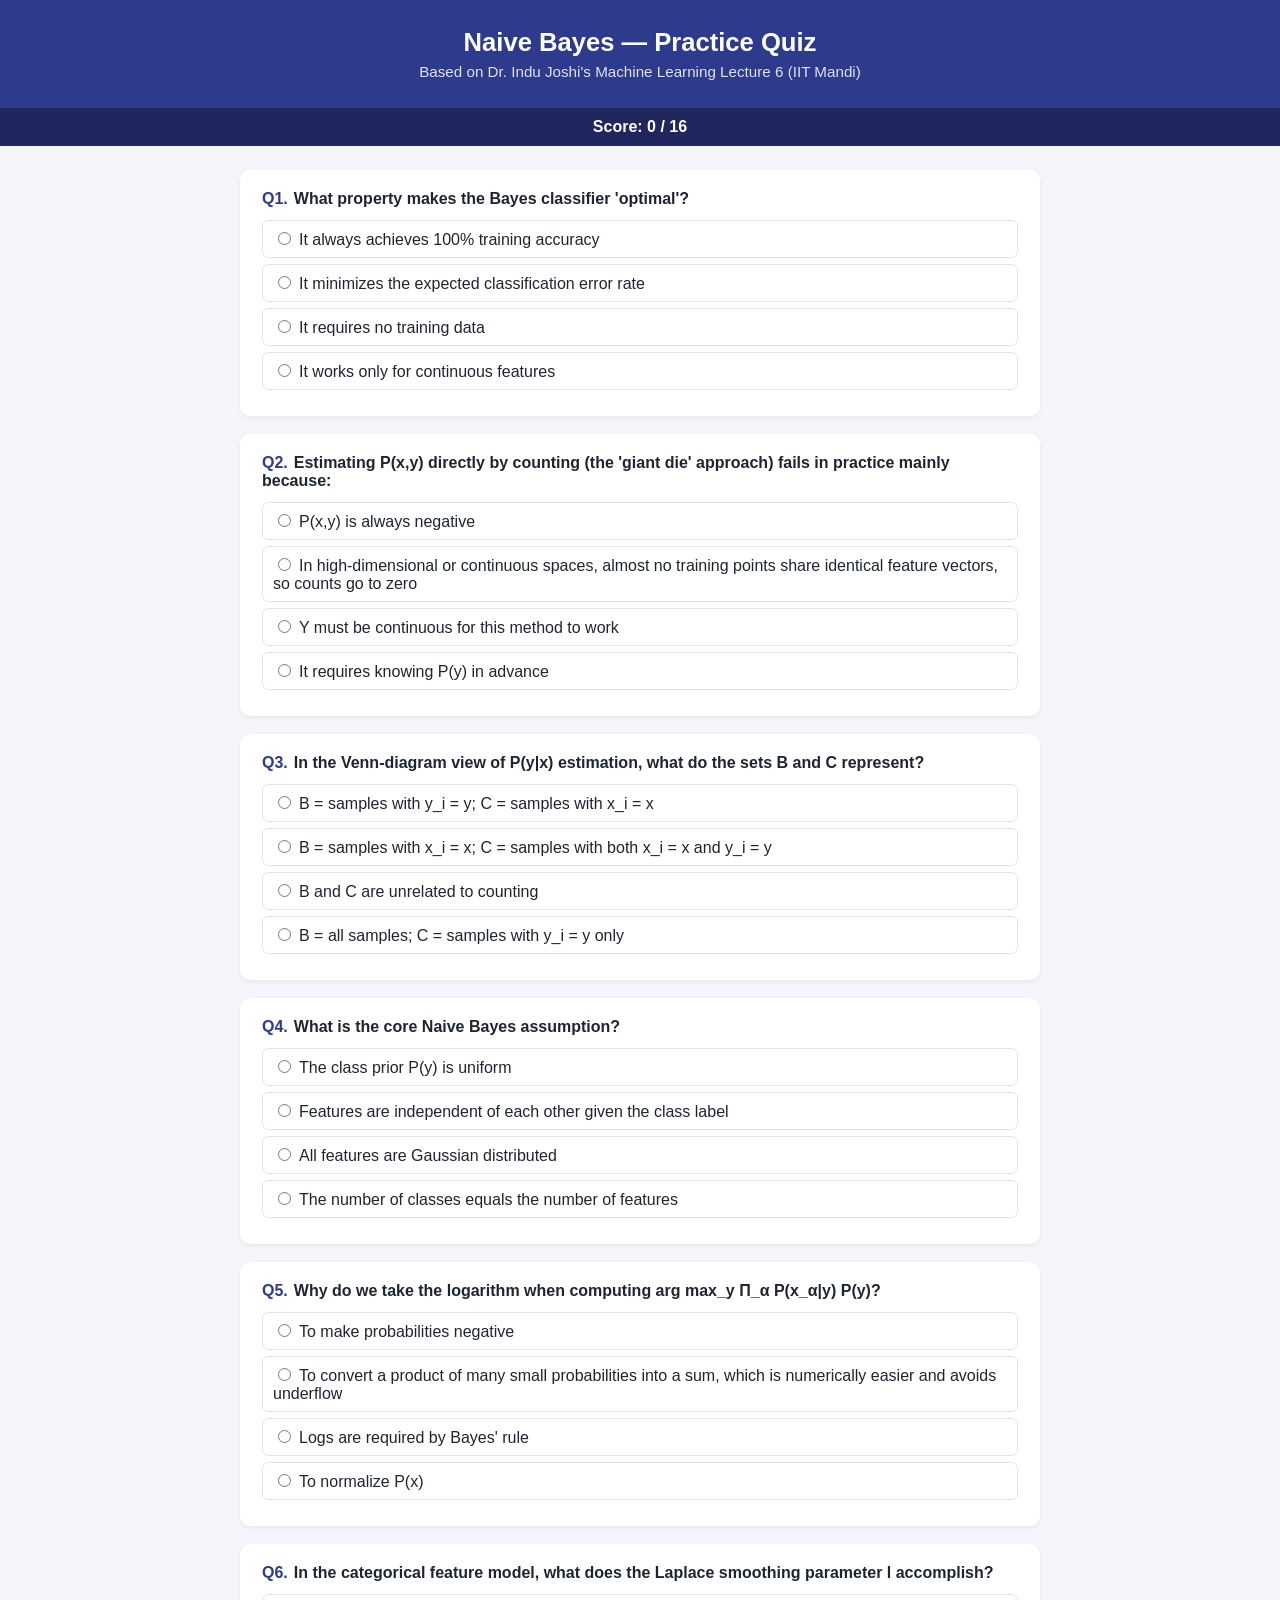
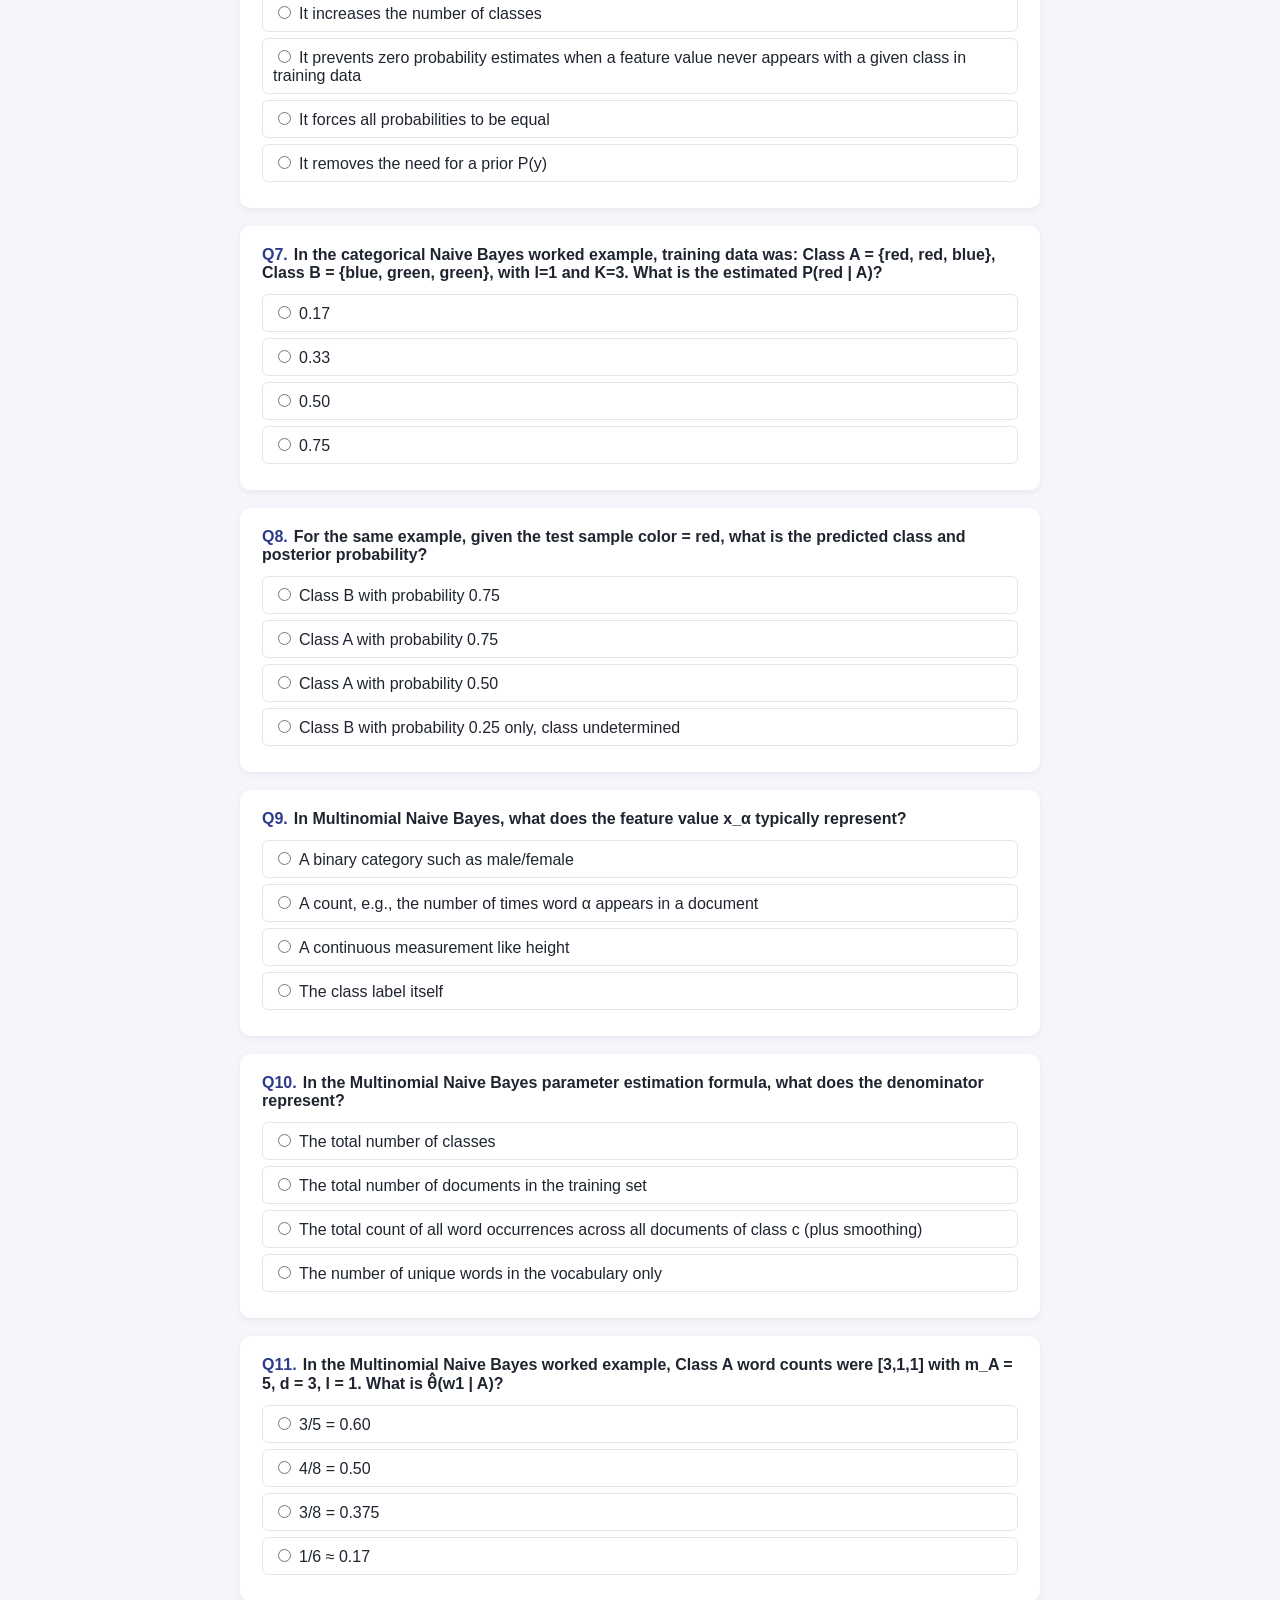
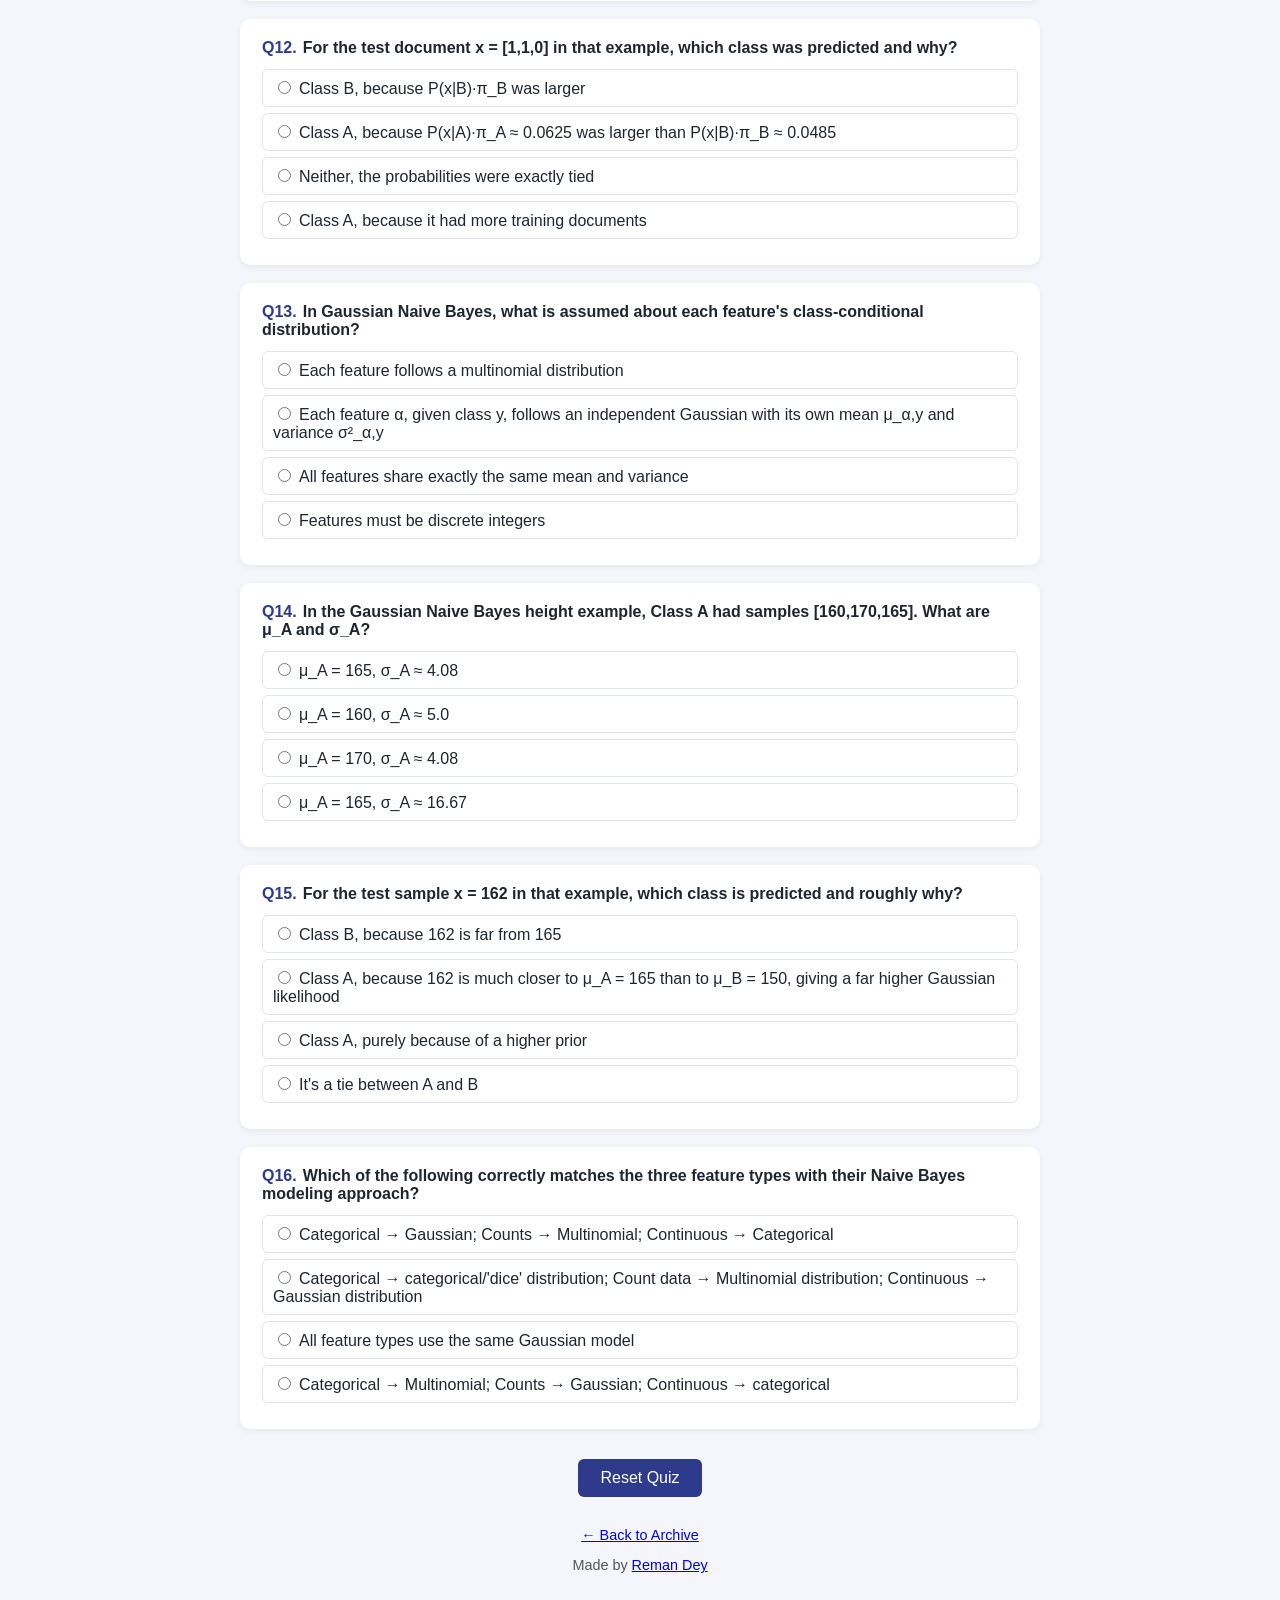
<file: papers/naive_bayes_quiz.html>
<!DOCTYPE html>
<html lang="en">
<head>
<meta charset="UTF-8">
<title>Naive Bayes — Practice Quiz</title>
<style>
  body { font-family: 'Segoe UI', Arial, sans-serif; background:#f4f6fb; margin:0; padding:0 0 60px; color:#1f2530;}
  header { background:#2e3a8c; color:white; padding:28px 20px; text-align:center;}
  header h1 { margin:0 0 6px; font-size:1.6em;}
  header p { margin:0; opacity:0.85; font-size:0.95em;}
  .container { max-width:800px; margin:24px auto; padding:0 16px;}
  .question { background:white; border-radius:10px; padding:20px 22px; margin-bottom:18px; box-shadow:0 2px 6px rgba(0,0,0,0.06);}
  .q-title { font-weight:600; margin-bottom:12px; }
  .q-num { color:#2e3a8c; margin-right:6px;}
  label { display:block; padding:8px 10px; margin:6px 0; border-radius:6px; cursor:pointer; border:1px solid #e2e5ee; transition:background .15s;}
  label:hover { background:#f0f2fb; }
  input[type=radio] { margin-right:8px; }
  .feedback { display:none; margin-top:10px; padding:10px 12px; border-radius:6px; font-size:0.92em; line-height:1.4;}
  .feedback.correct { background:#e5f7ec; color:#1a7a41; border:1px solid #b7e6c9; }
  .feedback.incorrect { background:#fdecec; color:#a4292c; border:1px solid #f5c2c2; }
  .show { display:block; }
  .disabled label { pointer-events:none; opacity:0.85; }
  .correct-choice { background:#e5f7ec !important; border-color:#b7e6c9 !important; }
  .incorrect-choice { background:#fdecec !important; border-color:#f5c2c2 !important; }
  #score-bar { position:sticky; top:0; background:#20265e; color:white; text-align:center; padding:10px; font-weight:600; z-index:10;}
  #reset-btn { display:block; margin:30px auto 0; background:#2e3a8c; color:white; border:none; padding:10px 22px; border-radius:6px; font-size:1em; cursor:pointer;}
  #reset-btn:hover { background:#232d70; }
</style>
</head>
<body>

<header>
  <h1>Naive Bayes — Practice Quiz</h1>
  <p>Based on Dr. Indu Joshi's Machine Learning Lecture 6 (IIT Mandi)</p>
</header>

<div id="score-bar">Score: <span id="score">0</span> / <span id="total">0</span></div>

<div class="container" id="quiz"></div>
<div class="container">
  <button id="reset-btn" onclick="resetQuiz()">Reset Quiz</button>
</div>

<script>
const questions = [
{
  q: "What property makes the Bayes classifier 'optimal'?",
  options: [
    "It always achieves 100% training accuracy",
    "It minimizes the expected classification error rate",
    "It requires no training data",
    "It works only for continuous features"
  ],
  answer: 1,
  explain: "The Bayes classifier is theoretically optimal because it minimizes the expected error, i.e., it achieves the lowest possible classification error rate."
},
{
  q: "Estimating P(x,y) directly by counting (the 'giant die' approach) fails in practice mainly because:",
  options: [
    "P(x,y) is always negative",
    "In high-dimensional or continuous spaces, almost no training points share identical feature vectors, so counts go to zero",
    "Y must be continuous for this method to work",
    "It requires knowing P(y) in advance"
  ],
  answer: 1,
  explain: "In high-dimensional spaces (or with continuous x), very few or no training samples share the exact same feature vector x, so both |B| and |C| shrink to zero, making the estimate unreliable."
},
{
  q: "In the Venn-diagram view of P(y|x) estimation, what do the sets B and C represent?",
  options: [
    "B = samples with y_i = y; C = samples with x_i = x",
    "B = samples with x_i = x; C = samples with both x_i = x and y_i = y",
    "B and C are unrelated to counting",
    "B = all samples; C = samples with y_i = y only"
  ],
  answer: 1,
  explain: "B is the set of samples with x_i = x, and C is the overlap — samples with x_i = x AND y_i = y. The estimate is P̂(y|x) = |C| / |B|."
},
{
  q: "What is the core Naive Bayes assumption?",
  options: [
    "The class prior P(y) is uniform",
    "Features are independent of each other given the class label",
    "All features are Gaussian distributed",
    "The number of classes equals the number of features"
  ],
  answer: 1,
  explain: "Naive Bayes assumes P(x|y) = Π_α P(x_α|y): feature values are conditionally independent given the label — a strong ('naive') simplifying assumption."
},
{
  q: "Why do we take the logarithm when computing arg max_y Π_α P(x_α|y) P(y)?",
  options: [
    "To make probabilities negative",
    "To convert a product of many small probabilities into a sum, which is numerically easier and avoids underflow",
    "Logs are required by Bayes' rule",
    "To normalize P(x)"
  ],
  answer: 1,
  explain: "Taking logs turns the product into a sum: arg max_y Σ_α log P(x_α|y) + log P(y), which is easier to compute and avoids numerical underflow from multiplying many small probabilities."
},
{
  q: "In the categorical feature model, what does the Laplace smoothing parameter l accomplish?",
  options: [
    "It increases the number of classes",
    "It prevents zero probability estimates when a feature value never appears with a given class in training data",
    "It forces all probabilities to be equal",
    "It removes the need for a prior P(y)"
  ],
  answer: 1,
  explain: "Laplace smoothing adds a small constant l to the numerator and l·K_α to the denominator so that unseen feature-class combinations don't get a probability of exactly zero."
},
{
  q: "In the categorical Naive Bayes worked example, training data was: Class A = {red, red, blue}, Class B = {blue, green, green}, with l=1 and K=3. What is the estimated P(red | A)?",
  options: [
    "0.17",
    "0.33",
    "0.50",
    "0.75"
  ],
  answer: 2,
  explain: "count(red, A) = 2, n_A = 3, K = 3, l = 1 → (2+1)/(3+3) = 3/6 = 0.50."
},
{
  q: "For the same example, given the test sample color = red, what is the predicted class and posterior probability?",
  options: [
    "Class B with probability 0.75",
    "Class A with probability 0.75",
    "Class A with probability 0.50",
    "Class B with probability 0.25 only, class undetermined"
  ],
  answer: 1,
  explain: "P(red,A) = 0.5×0.5 = 0.25 and P(red,B) ≈ 0.083. Normalizing gives P(A|red) = 0.25/0.333 = 0.75, so class A is predicted."
},
{
  q: "In Multinomial Naive Bayes, what does the feature value x_α typically represent?",
  options: [
    "A binary category such as male/female",
    "A count, e.g., the number of times word α appears in a document",
    "A continuous measurement like height",
    "The class label itself"
  ],
  answer: 1,
  explain: "In the multinomial model, x_α = j means word α (the α-th word in the dictionary) appears j times in the document — features are counts, not categories."
},
{
  q: "In the Multinomial Naive Bayes parameter estimation formula, what does the denominator represent?",
  options: [
    "The total number of classes",
    "The total number of documents in the training set",
    "The total count of all word occurrences across all documents of class c (plus smoothing)",
    "The number of unique words in the vocabulary only"
  ],
  answer: 2,
  explain: "The denominator Σ I(y_i=c) m_i + l·d sums the total number of words across all documents of class c (m_i being the length of document i), plus the Laplace smoothing term."
},
{
  q: "In the Multinomial Naive Bayes worked example, Class A word counts were [3,1,1] with m_A = 5, d = 3, l = 1. What is θ̂(w1 | A)?",
  options: [
    "3/5 = 0.60",
    "4/8 = 0.50",
    "3/8 = 0.375",
    "1/6 ≈ 0.17"
  ],
  answer: 1,
  explain: "θ̂ = (count + l) / (m_c + l·d) = (3+1)/(5+1×3) = 4/8 = 0.50."
},
{
  q: "For the test document x = [1,1,0] in that example, which class was predicted and why?",
  options: [
    "Class B, because P(x|B)·π_B was larger",
    "Class A, because P(x|A)·π_A ≈ 0.0625 was larger than P(x|B)·π_B ≈ 0.0485",
    "Neither, the probabilities were exactly tied",
    "Class A, because it had more training documents"
  ],
  answer: 1,
  explain: "Computing P(x|A)π_A ≈ 0.125×0.5 = 0.0625 and P(x|B)π_B ≈ 0.097×0.5 ≈ 0.0485 shows class A has the higher (unnormalized) posterior, so A is predicted."
},
{
  q: "In Gaussian Naive Bayes, what is assumed about each feature's class-conditional distribution?",
  options: [
    "Each feature follows a multinomial distribution",
    "Each feature α, given class y, follows an independent Gaussian with its own mean μ_α,y and variance σ²_α,y",
    "All features share exactly the same mean and variance",
    "Features must be discrete integers"
  ],
  answer: 1,
  explain: "Gaussian Naive Bayes models P(x_α|y=c) as N(μ_αc, σ²_αc), a separate 1D Gaussian per feature per class, consistent with the diagonal-covariance multivariate Gaussian P(x|y) ~ N(μ_y, Σ_y)."
},
{
  q: "In the Gaussian Naive Bayes height example, Class A had samples [160,170,165]. What are μ_A and σ_A?",
  options: [
    "μ_A = 165, σ_A ≈ 4.08",
    "μ_A = 160, σ_A ≈ 5.0",
    "μ_A = 170, σ_A ≈ 4.08",
    "μ_A = 165, σ_A ≈ 16.67"
  ],
  answer: 0,
  explain: "μ_A = (160+170+165)/3 = 165, and the variance = 50/3 ≈ 16.67, so σ_A = √16.67 ≈ 4.08."
},
{
  q: "For the test sample x = 162 in that example, which class is predicted and roughly why?",
  options: [
    "Class B, because 162 is far from 165",
    "Class A, because 162 is much closer to μ_A = 165 than to μ_B = 150, giving a far higher Gaussian likelihood",
    "Class A, purely because of a higher prior",
    "It's a tie between A and B"
  ],
  answer: 1,
  explain: "162 is close to μ_A=165 (z≈-0.735) but far from μ_B=150 (z≈2.94), so the Gaussian likelihood for A (≈0.0747) far exceeds that for B (≈0.0013), giving P(A|x) ≈ 0.98."
},
{
  q: "Which of the following correctly matches the three feature types with their Naive Bayes modeling approach?",
  options: [
    "Categorical → Gaussian; Counts → Multinomial; Continuous → Categorical",
    "Categorical → categorical/'dice' distribution; Count data → Multinomial distribution; Continuous → Gaussian distribution",
    "All feature types use the same Gaussian model",
    "Categorical → Multinomial; Counts → Gaussian; Continuous → categorical"
  ],
  answer: 1,
  explain: "The lecture covers three cases: categorical features modeled with a per-class categorical ('dice') distribution, count features (e.g., word counts) modeled with a multinomial distribution, and continuous features modeled with per-class Gaussian distributions."
}
];

let userAnswers = new Array(questions.length).fill(null);

function renderQuiz() {
  const quizDiv = document.getElementById('quiz');
  quizDiv.innerHTML = '';
  questions.forEach((q, qi) => {
    const qDiv = document.createElement('div');
    qDiv.className = 'question';
    qDiv.id = 'q' + qi;

    const title = document.createElement('div');
    title.className = 'q-title';
    title.innerHTML = '<span class="q-num">Q' + (qi+1) + '.</span>' + q.q;
    qDiv.appendChild(title);

    q.options.forEach((opt, oi) => {
      const label = document.createElement('label');
      label.id = 'q' + qi + 'opt' + oi;
      const input = document.createElement('input');
      input.type = 'radio';
      input.name = 'q' + qi;
      input.value = oi;
      input.onclick = () => selectAnswer(qi, oi);
      label.appendChild(input);
      label.appendChild(document.createTextNode(opt));
      qDiv.appendChild(label);
    });

    const feedback = document.createElement('div');
    feedback.className = 'feedback';
    feedback.id = 'feedback' + qi;
    qDiv.appendChild(feedback);

    quizDiv.appendChild(qDiv);
  });
  document.getElementById('total').textContent = questions.length;
  updateScore();
}

function selectAnswer(qi, oi) {
  if (userAnswers[qi] !== null) return; // already answered
  userAnswers[qi] = oi;
  const q = questions[qi];
  const qDiv = document.getElementById('q' + qi);
  qDiv.classList.add('disabled');

  const correctLabel = document.getElementById('q' + qi + 'opt' + q.answer);
  correctLabel.classList.add('correct-choice');

  if (oi !== q.answer) {
    const chosenLabel = document.getElementById('q' + qi + 'opt' + oi);
    chosenLabel.classList.add('incorrect-choice');
  }

  const feedback = document.getElementById('feedback' + qi);
  feedback.classList.add('show');
  if (oi === q.answer) {
    feedback.classList.add('correct');
    feedback.innerHTML = '<strong>Correct!</strong> ' + q.explain;
  } else {
    feedback.classList.add('incorrect');
    feedback.innerHTML = '<strong>Not quite.</strong> ' + q.explain;
  }
  updateScore();
}

function updateScore() {
  let score = 0;
  userAnswers.forEach((a, i) => { if (a === questions[i].answer) score++; });
  document.getElementById('score').textContent = score;
}

function resetQuiz() {
  userAnswers = new Array(questions.length).fill(null);
  renderQuiz();
}

renderQuiz();
</script>

<footer style="text-align:center;margin-top:30px;font-size:0.9em;color:#555;">
  <p><a href="../index.html">&larr; Back to Archive</a></p>
  <p>Made by <a href="https://remandey.github.io/my-portfolio/">Reman Dey</a></p>
</footer>

</body>
</html>
</file>
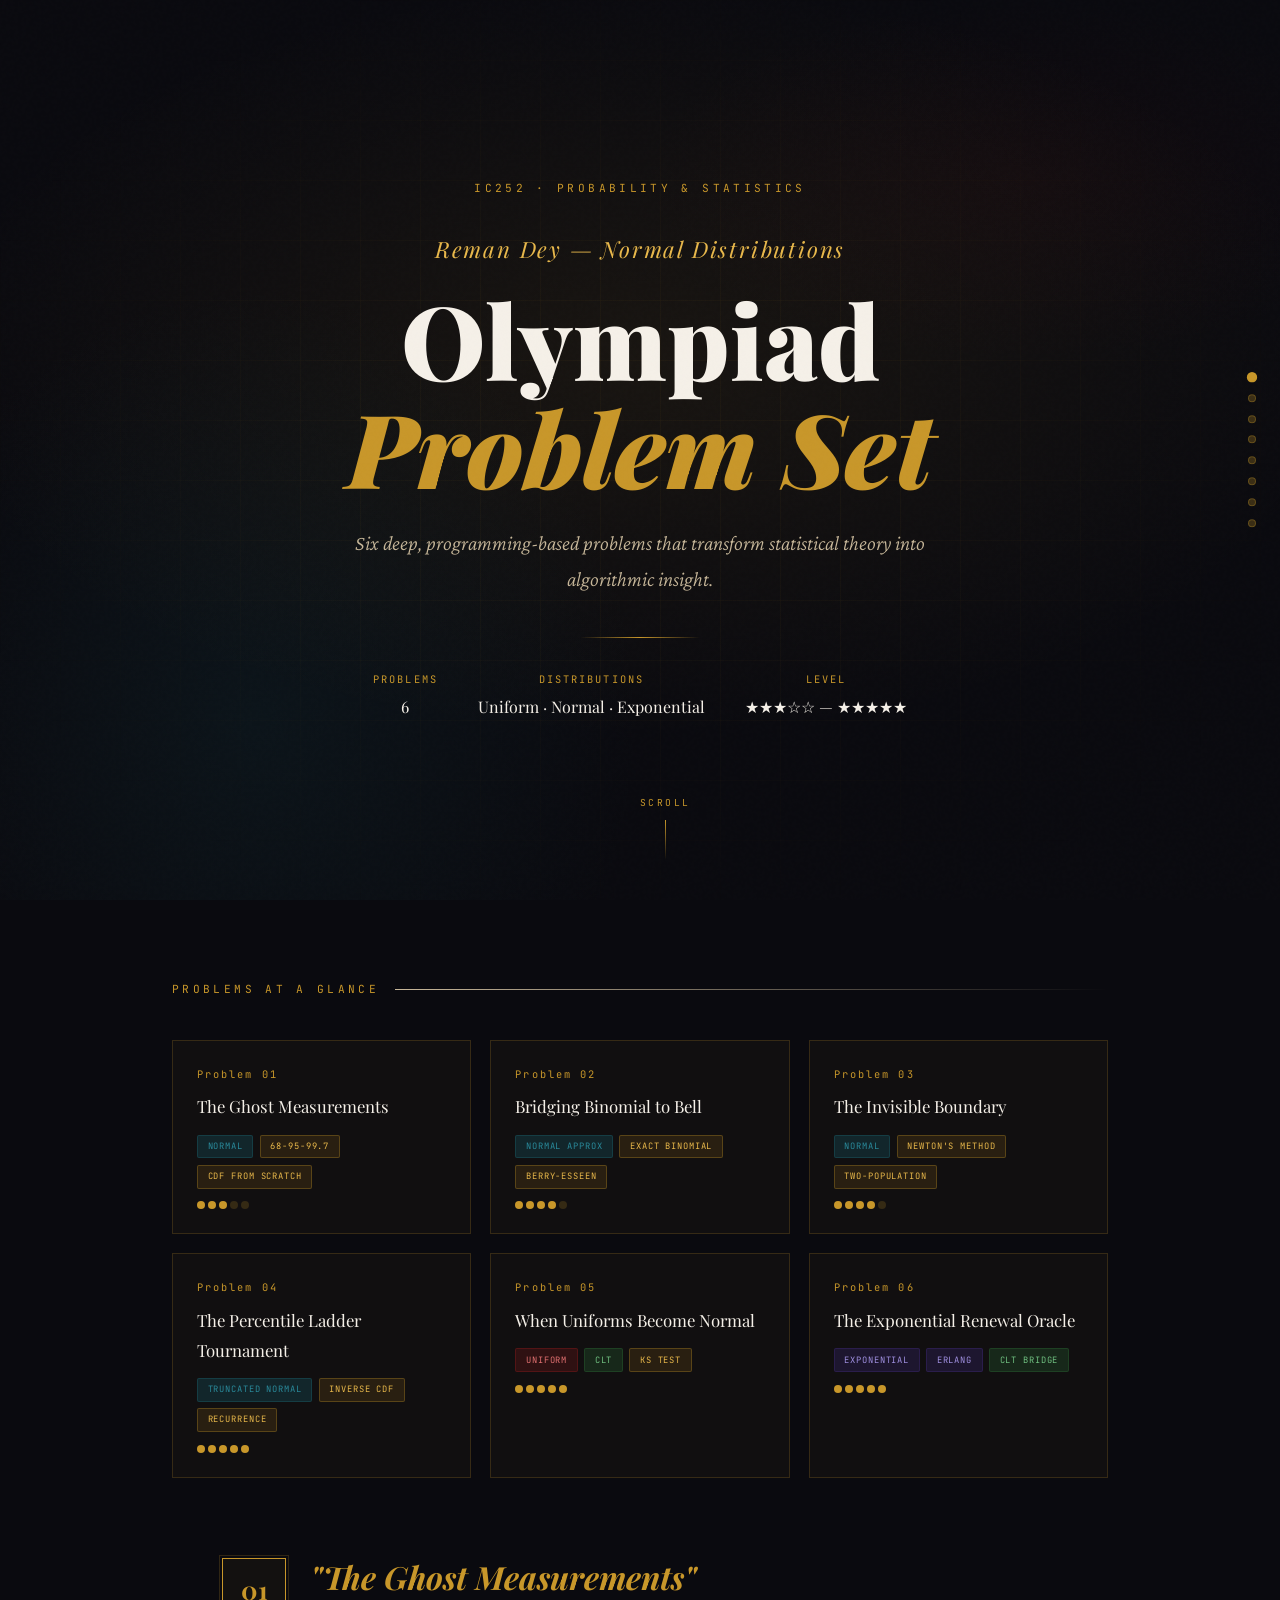
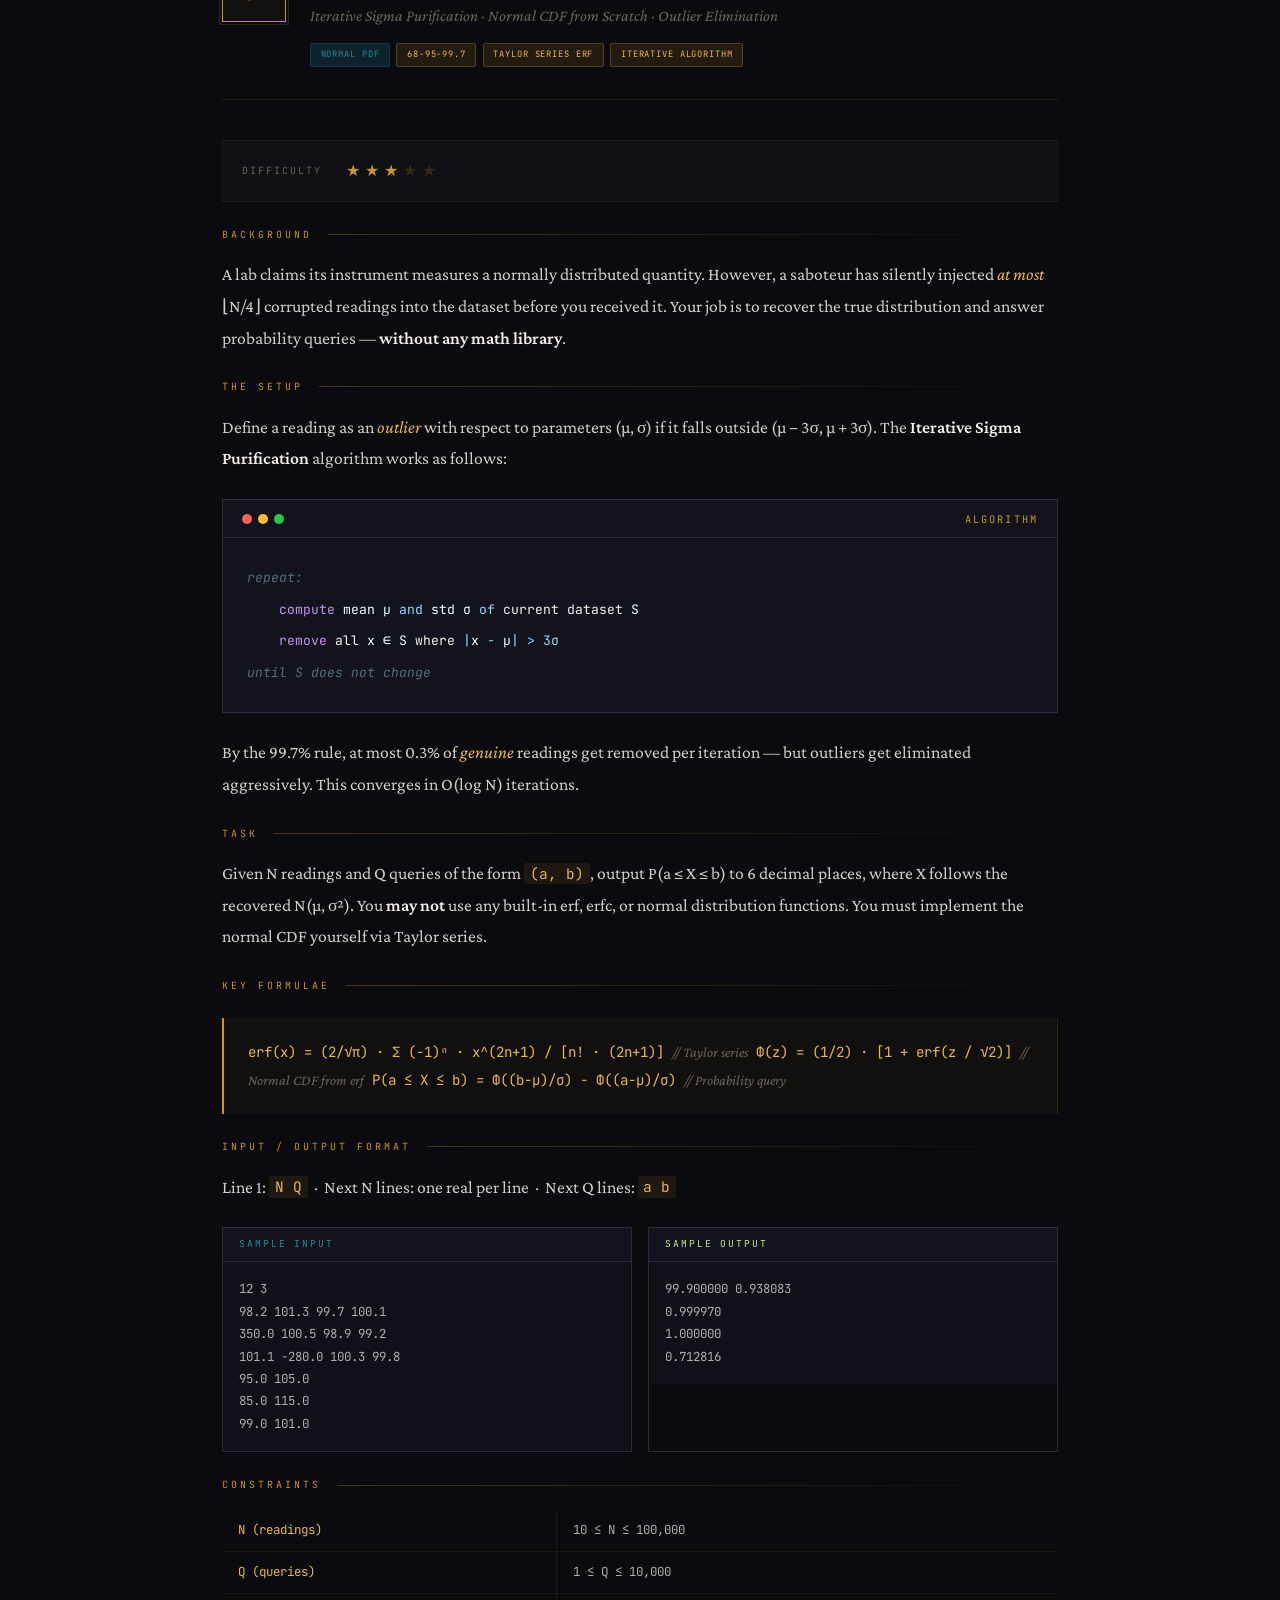
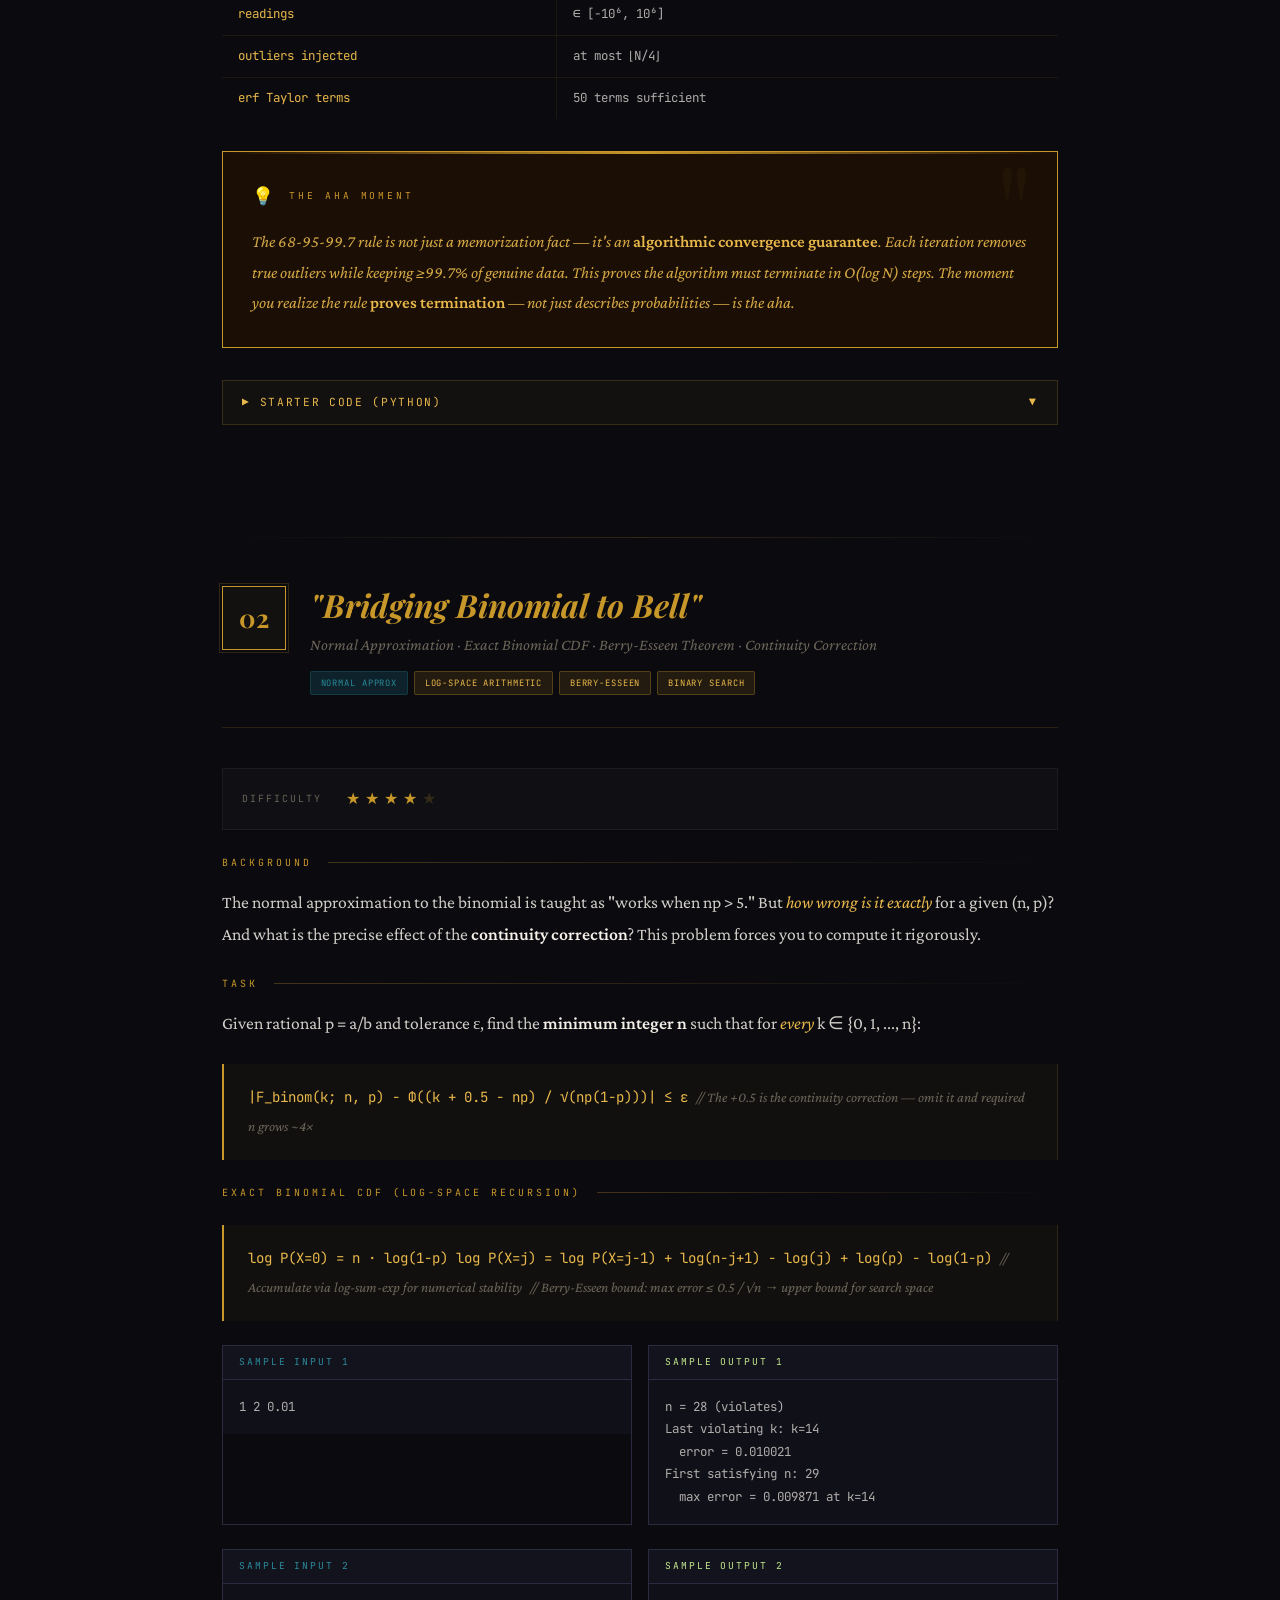
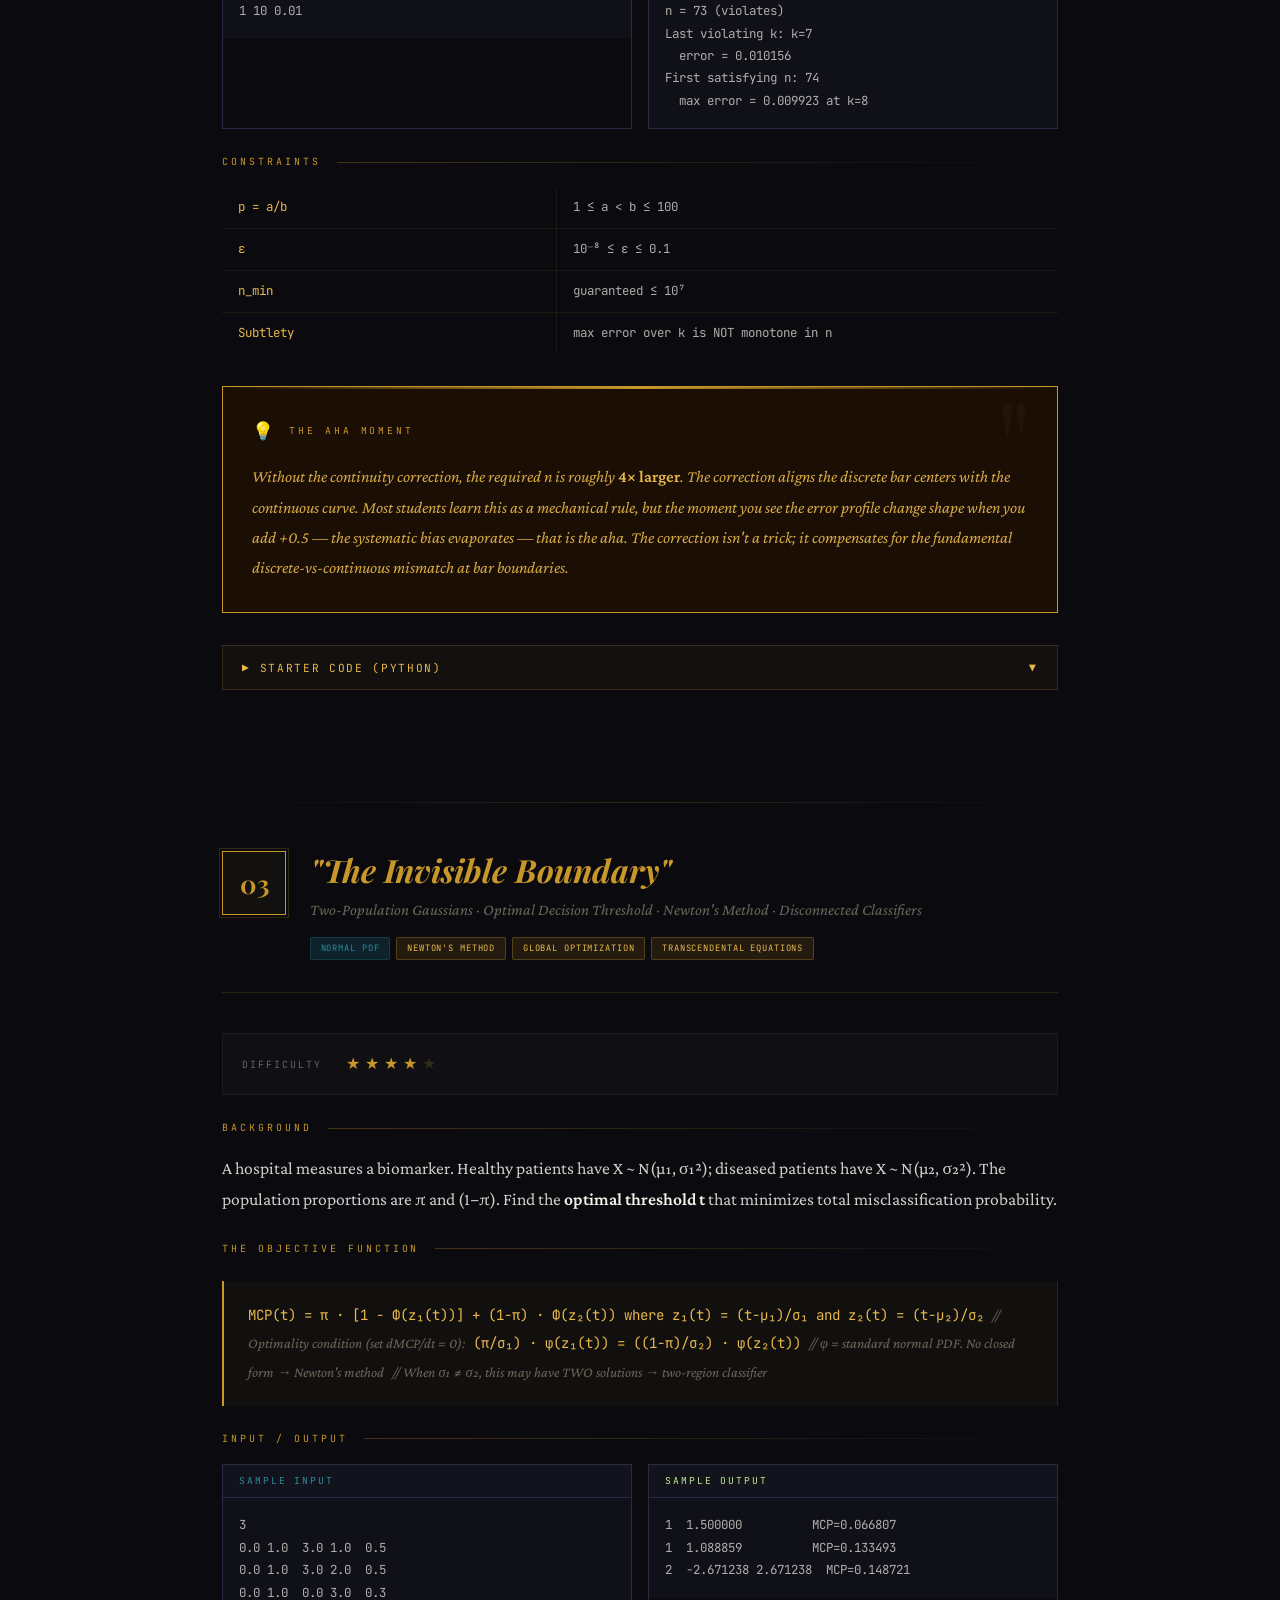
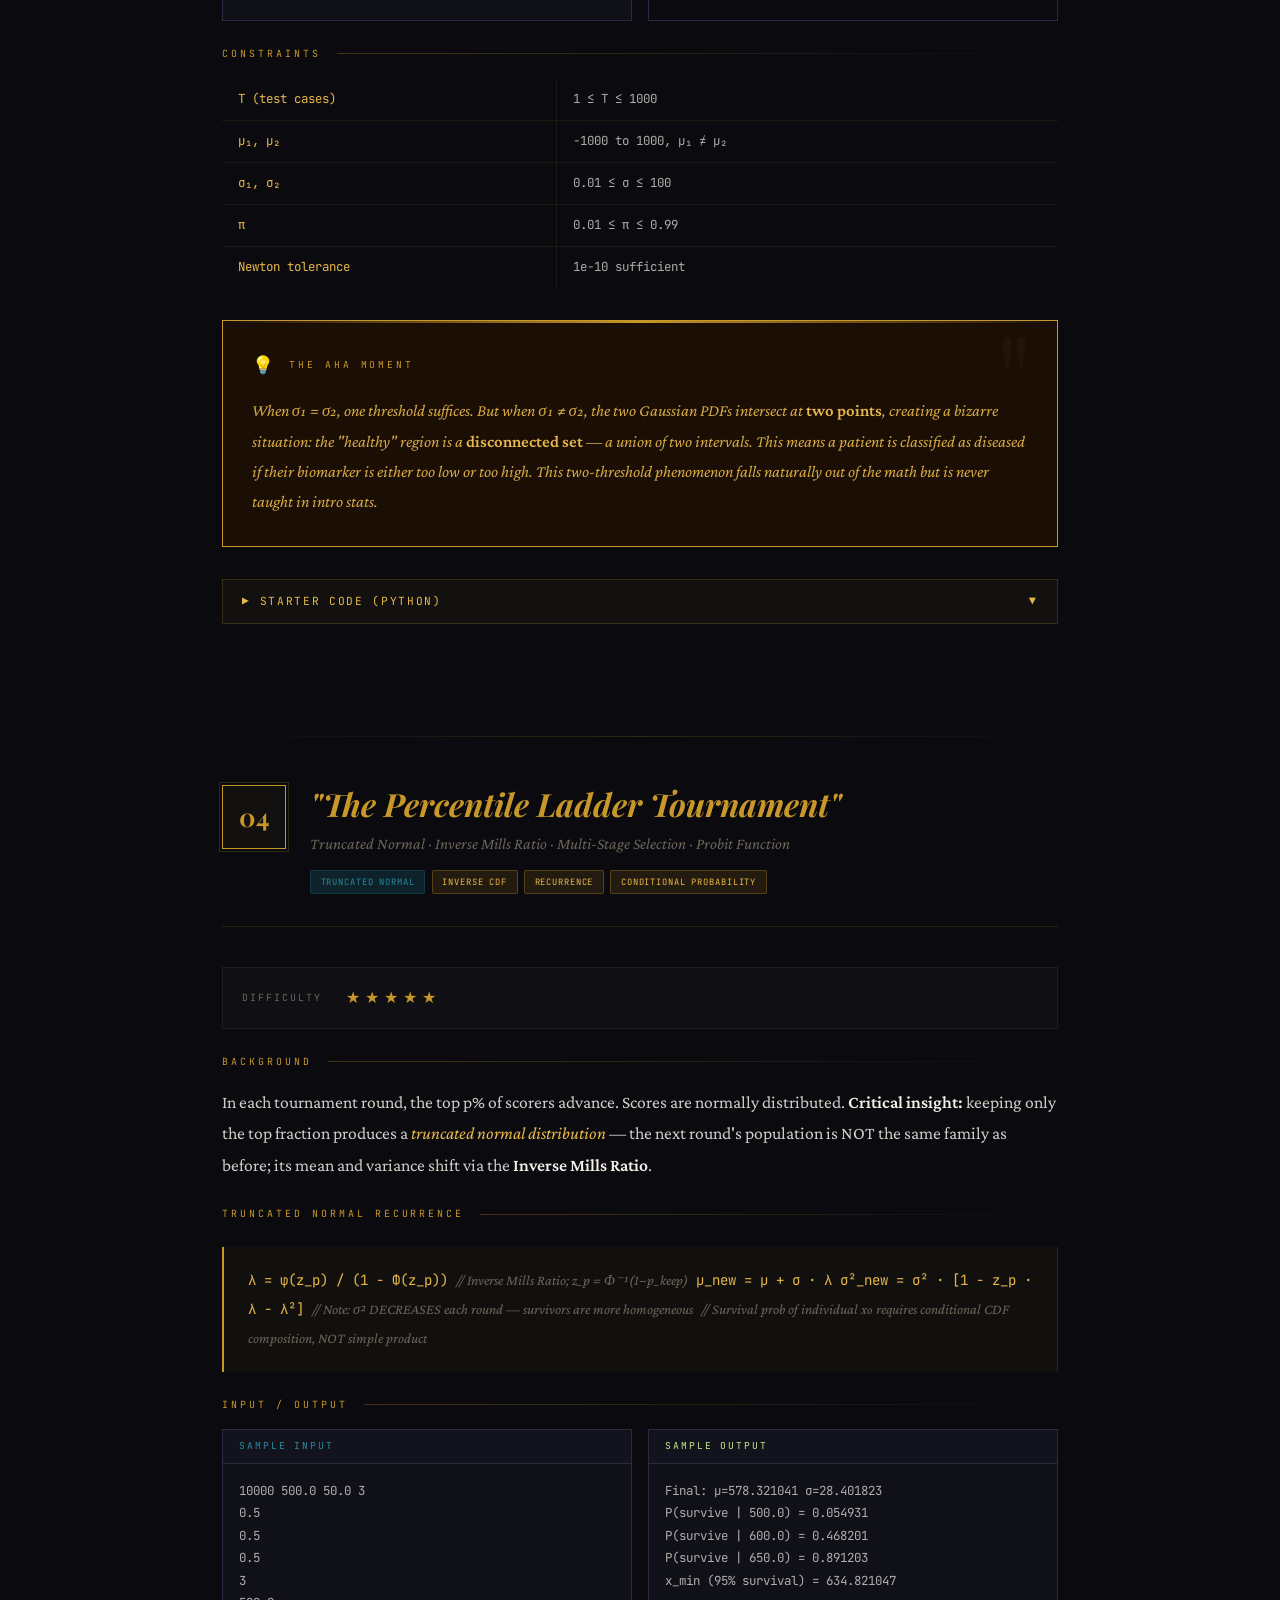
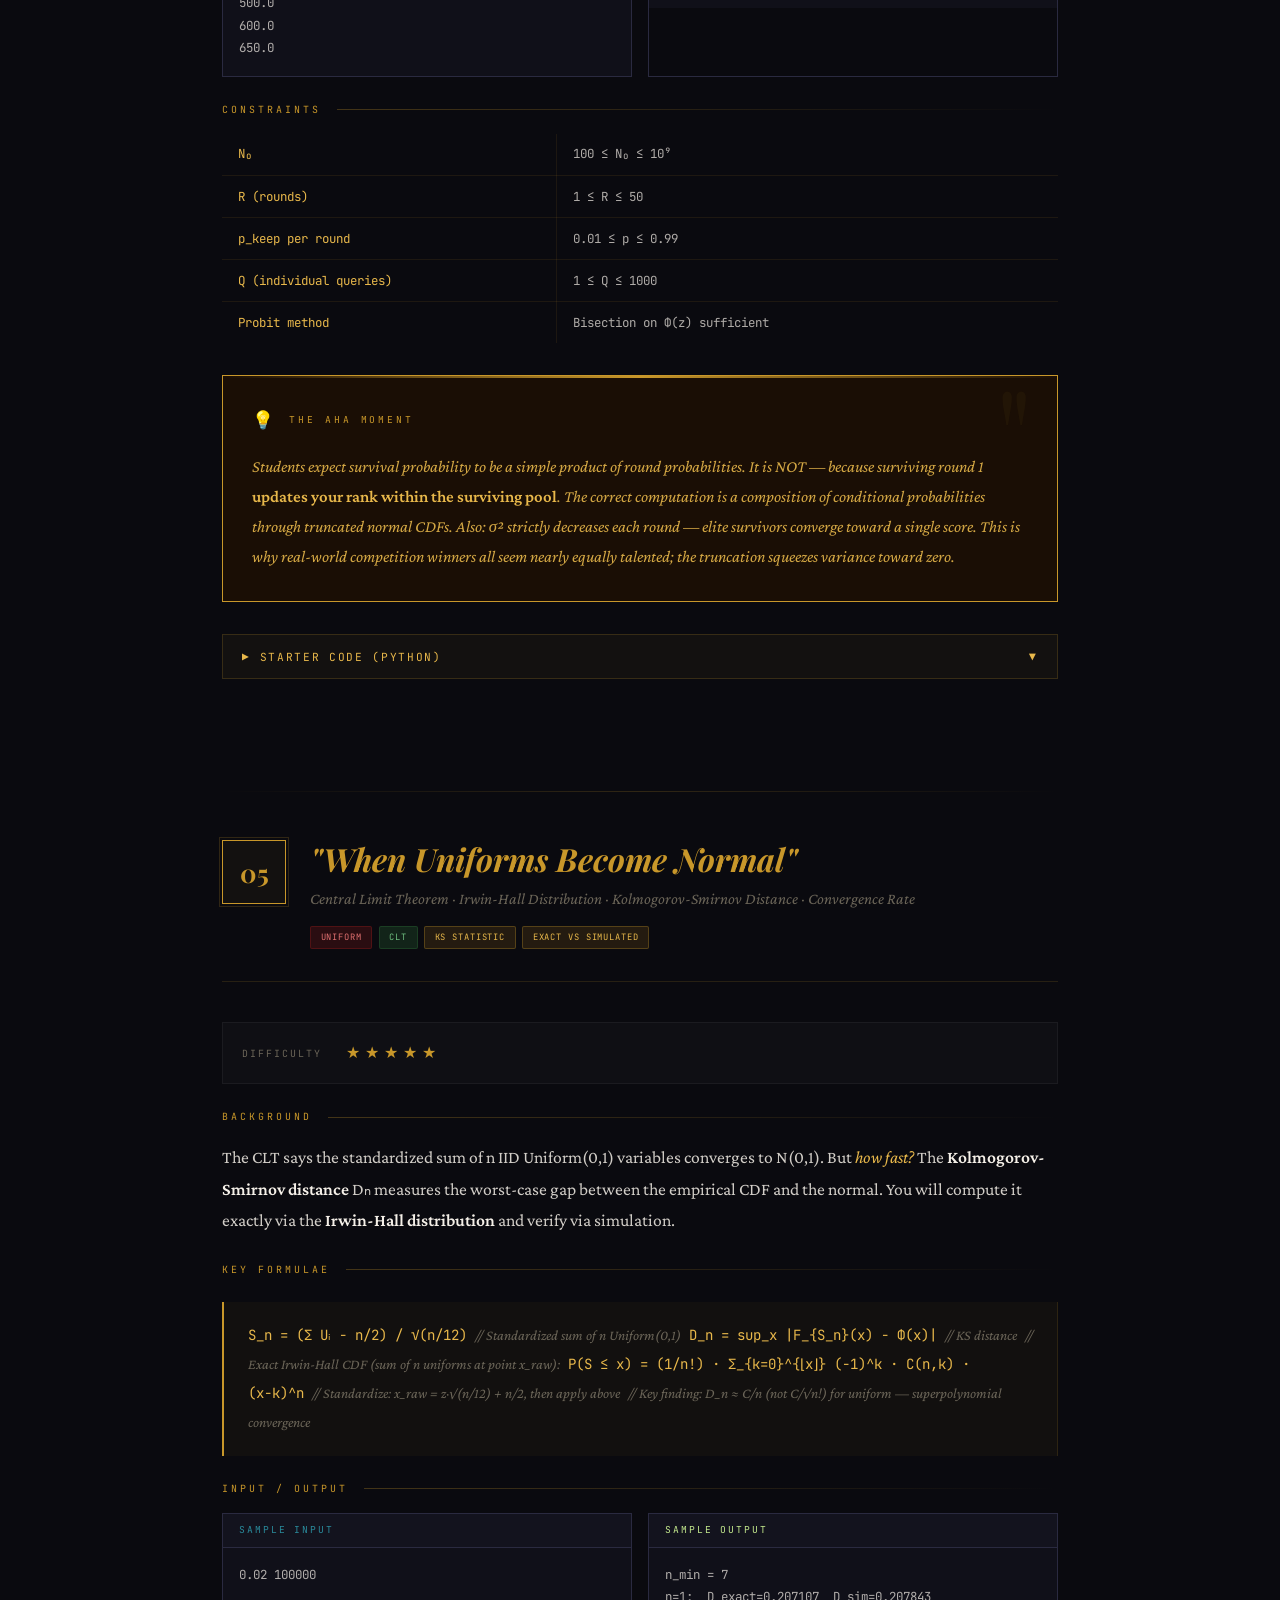
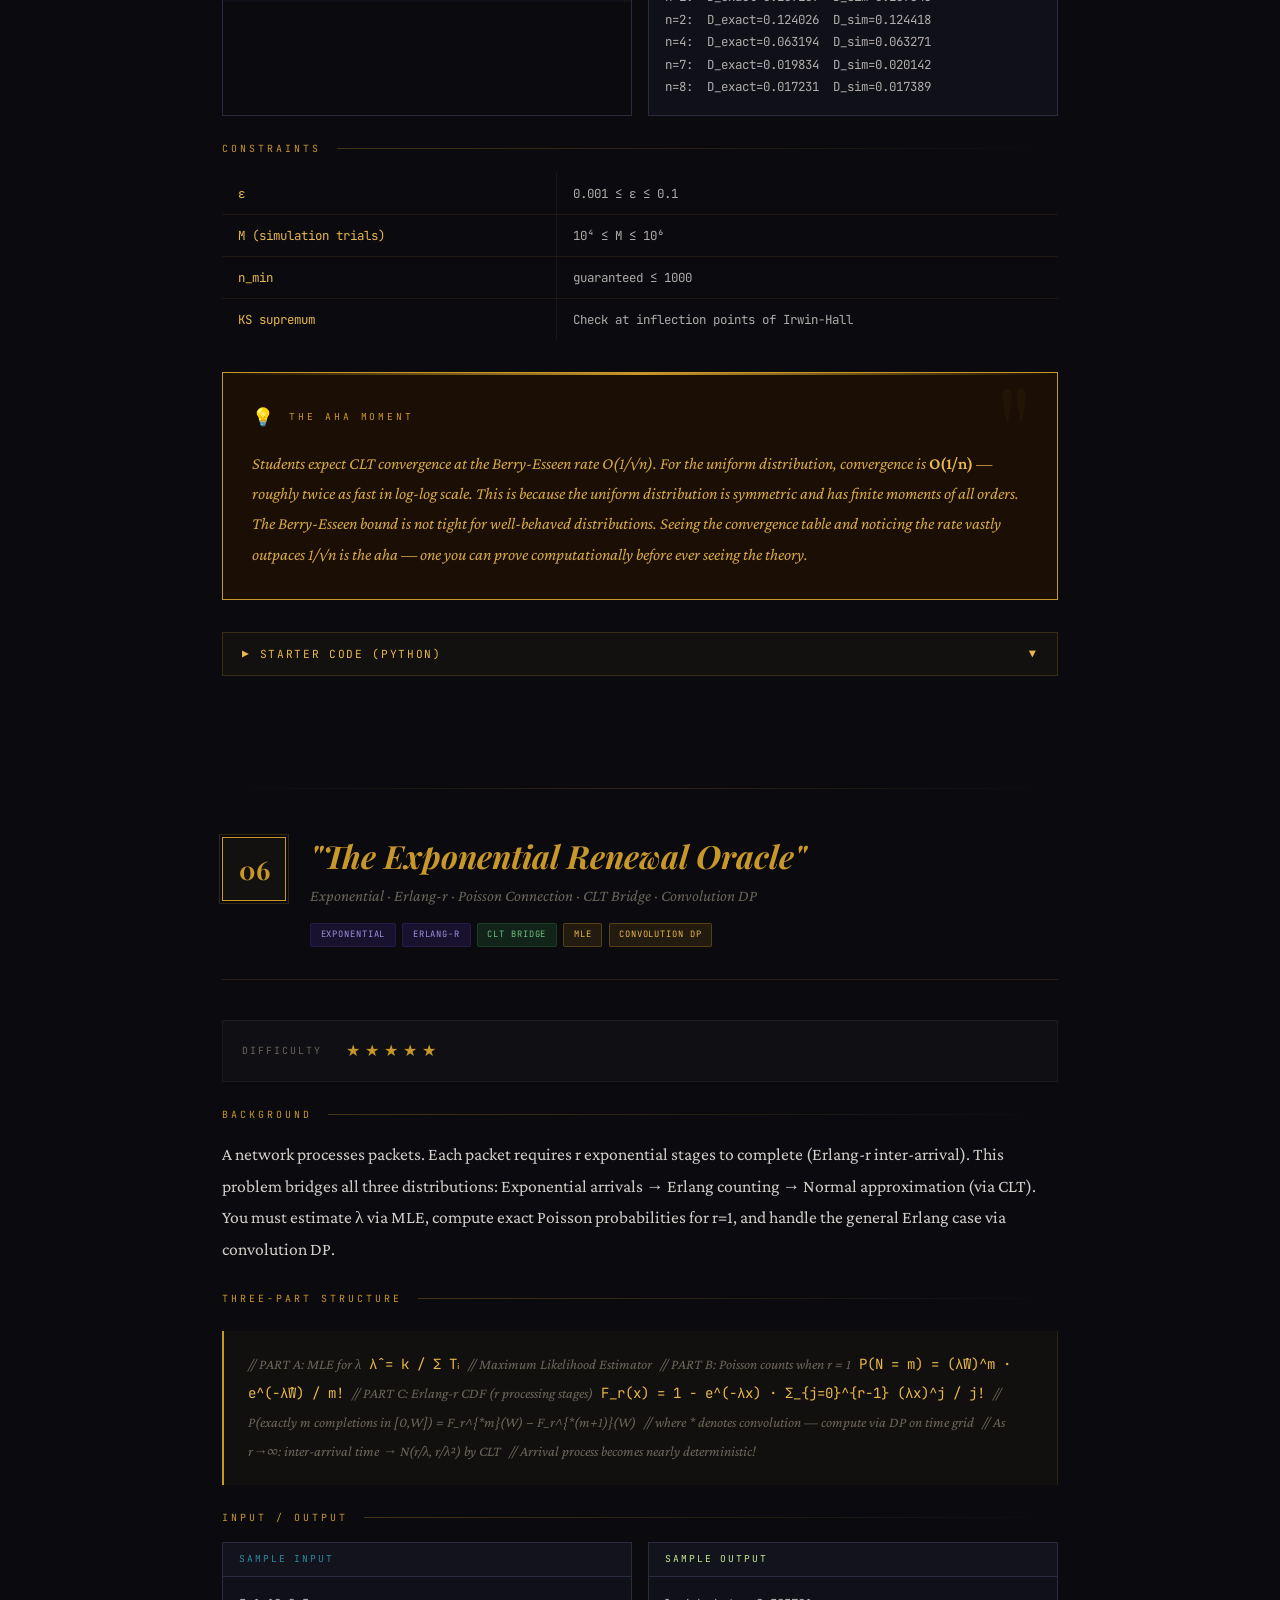
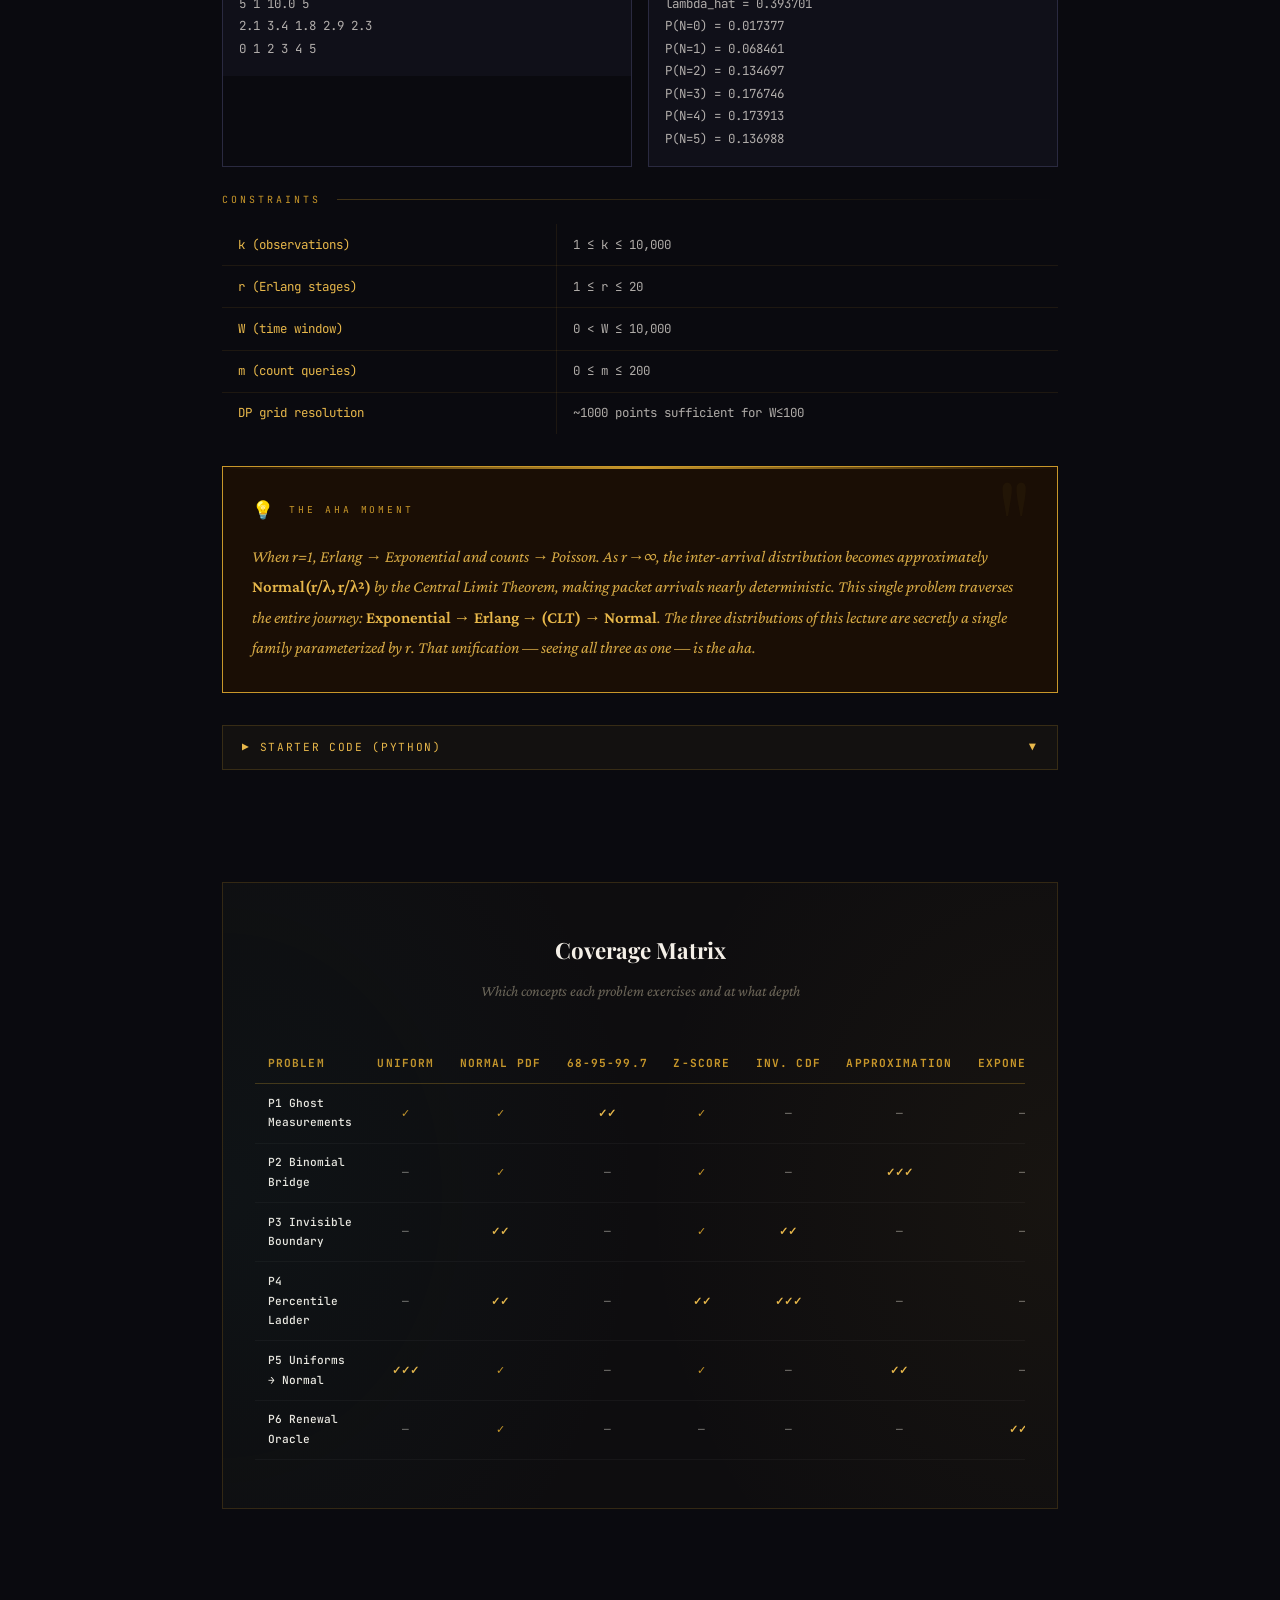
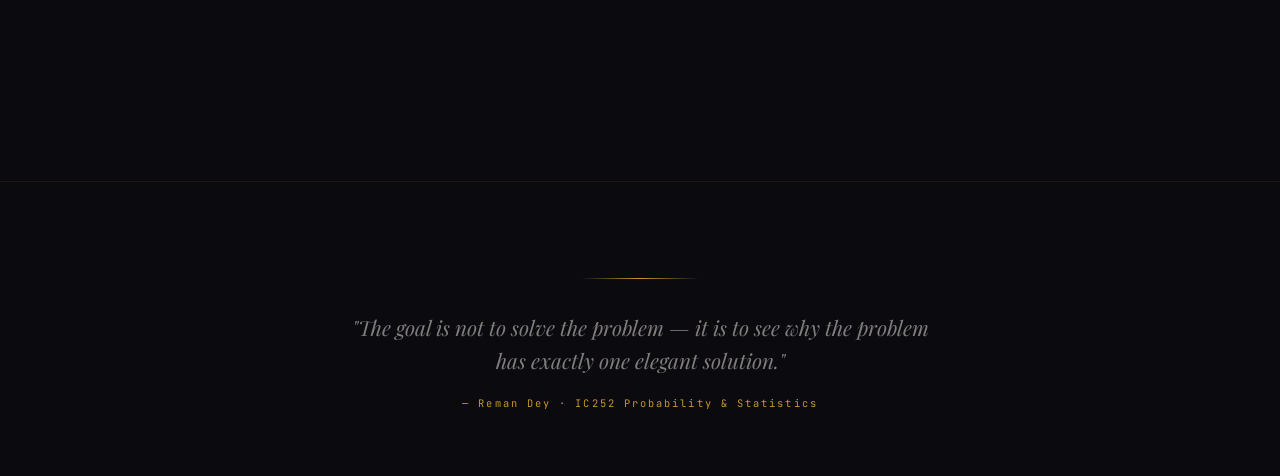
<file: papers/normal_distributions.html>
<!DOCTYPE html>
<html lang="en">
<head>
<meta charset="UTF-8">
<meta name="viewport" content="width=device-width, initial-scale=1.0">
<title>IC252 — Olympiad Problem Set | Reman Dey</title>
<link rel="preconnect" href="https://fonts.googleapis.com">
<link rel="preconnect" href="https://fonts.gstatic.com" crossorigin>
<link href="https://fonts.googleapis.com/css2?family=Playfair+Display:ital,wght@0,400;0,700;0,900;1,400;1,700&family=JetBrains+Mono:wght@300;400;500;700&family=Crimson+Pro:ital,wght@0,300;0,400;0,600;1,300;1,400&display=swap" rel="stylesheet">

<style>
  :root {
    --ink: #0a0a0f;
    --paper: #f5f0e8;
    --cream: #ede7d5;
    --gold: #c8972a;
    --gold-light: #e8b84b;
    --crimson: #8b1a1a;
    --teal: #1a5f6b;
    --teal-light: #2a8a9b;
    --charcoal: #1c1c28;
    --muted: #6b6558;
    --rule: #c8b89a;
    --code-bg: #13131e;
    --code-border: #2a2a40;
    --aha-bg: #1a0e05;
    --aha-border: #c8972a;
  }

  *, *::before, *::after { box-sizing: border-box; margin: 0; padding: 0; }

  html { scroll-behavior: smooth; }

  body {
    background-color: var(--ink);
    color: var(--paper);
    font-family: 'Crimson Pro', Georgia, serif;
    font-size: 18px;
    line-height: 1.75;
    overflow-x: hidden;
  }

  /* ─── NOISE TEXTURE OVERLAY ─── */
  body::before {
    content: '';
    position: fixed;
    inset: 0;
    background-image: url("data:image/svg+xml,%3Csvg viewBox='0 0 256 256' xmlns='http://www.w3.org/2000/svg'%3E%3Cfilter id='noise'%3E%3CfeTurbulence type='fractalNoise' baseFrequency='0.9' numOctaves='4' stitchTiles='stitch'/%3E%3C/filter%3E%3Crect width='100%25' height='100%25' filter='url(%23noise)' opacity='0.03'/%3E%3C/svg%3E");
    pointer-events: none;
    z-index: 9999;
    opacity: 0.4;
  }

  /* ─── HEADER ─── */
  header {
    position: relative;
    min-height: 100vh;
    display: flex;
    flex-direction: column;
    justify-content: center;
    align-items: center;
    text-align: center;
    padding: 4rem 2rem;
    overflow: hidden;
  }

  .header-bg {
    position: absolute;
    inset: 0;
    background:
      radial-gradient(ellipse 80% 60% at 50% 40%, rgba(200, 151, 42, 0.08) 0%, transparent 70%),
      radial-gradient(ellipse 50% 80% at 20% 80%, rgba(26, 95, 107, 0.12) 0%, transparent 60%),
      radial-gradient(ellipse 60% 40% at 80% 20%, rgba(139, 26, 26, 0.06) 0%, transparent 50%);
  }

  .header-grid {
    position: absolute;
    inset: 0;
    background-image:
      linear-gradient(rgba(200,151,42,0.04) 1px, transparent 1px),
      linear-gradient(90deg, rgba(200,151,42,0.04) 1px, transparent 1px);
    background-size: 60px 60px;
    mask-image: radial-gradient(ellipse at center, black 30%, transparent 80%);
  }

  .header-ornament {
    font-family: 'JetBrains Mono', monospace;
    font-size: 0.7rem;
    color: var(--gold);
    opacity: 0.5;
    letter-spacing: 0.3em;
    text-transform: uppercase;
    margin-bottom: 2rem;
    animation: fadeUp 1s ease both;
  }

  .header-course {
    font-family: 'Playfair Display', serif;
    font-size: clamp(1rem, 3vw, 1.4rem);
    font-weight: 400;
    font-style: italic;
    color: var(--gold-light);
    letter-spacing: 0.08em;
    margin-bottom: 1rem;
    animation: fadeUp 1s 0.15s ease both;
  }

  .header-title {
    font-family: 'Playfair Display', serif;
    font-size: clamp(2.8rem, 8vw, 6.5rem);
    font-weight: 900;
    line-height: 1.05;
    color: var(--paper);
    margin-bottom: 1.5rem;
    animation: fadeUp 1s 0.3s ease both;
  }

  .header-title em {
    font-style: italic;
    color: var(--gold);
  }

  .header-subtitle {
    font-family: 'Crimson Pro', serif;
    font-size: clamp(1rem, 2vw, 1.3rem);
    font-weight: 300;
    font-style: italic;
    color: var(--rule);
    max-width: 600px;
    margin: 0 auto 2.5rem;
    animation: fadeUp 1s 0.45s ease both;
  }

  .header-meta {
    display: flex;
    gap: 2.5rem;
    flex-wrap: wrap;
    justify-content: center;
    animation: fadeUp 1s 0.6s ease both;
  }

  .meta-item {
    display: flex;
    flex-direction: column;
    align-items: center;
    gap: 0.3rem;
  }

  .meta-label {
    font-family: 'JetBrains Mono', monospace;
    font-size: 0.65rem;
    color: var(--gold);
    letter-spacing: 0.2em;
    text-transform: uppercase;
  }

  .meta-value {
    font-family: 'Playfair Display', serif;
    font-size: 1rem;
    color: var(--paper);
  }

  .header-divider {
    width: 120px;
    height: 1px;
    background: linear-gradient(90deg, transparent, var(--gold), transparent);
    margin: 2rem auto;
    animation: fadeUp 1s 0.75s ease both;
  }

  .scroll-cue {
    position: absolute;
    bottom: 2.5rem;
    left: 50%;
    transform: translateX(-50%);
    display: flex;
    flex-direction: column;
    align-items: center;
    gap: 0.5rem;
    animation: fadeUp 1s 1s ease both;
    opacity: 0.4;
  }

  .scroll-cue span {
    font-family: 'JetBrains Mono', monospace;
    font-size: 0.6rem;
    letter-spacing: 0.25em;
    color: var(--gold);
    text-transform: uppercase;
  }

  .scroll-line {
    width: 1px;
    height: 40px;
    background: linear-gradient(to bottom, var(--gold), transparent);
    animation: scrollPulse 2s infinite;
  }

  /* ─── TABLE OF CONTENTS ─── */
  .toc-section {
    max-width: 1000px;
    margin: 0 auto;
    padding: 5rem 2rem;
  }

  .toc-title {
    font-family: 'JetBrains Mono', monospace;
    font-size: 0.7rem;
    color: var(--gold);
    letter-spacing: 0.3em;
    text-transform: uppercase;
    margin-bottom: 2.5rem;
    display: flex;
    align-items: center;
    gap: 1rem;
  }

  .toc-title::after {
    content: '';
    flex: 1;
    height: 1px;
    background: linear-gradient(90deg, var(--rule), transparent);
  }

  .toc-grid {
    display: grid;
    grid-template-columns: repeat(auto-fit, minmax(280px, 1fr));
    gap: 1.2rem;
  }

  .toc-card {
    position: relative;
    padding: 1.5rem;
    border: 1px solid rgba(200, 151, 42, 0.2);
    background: rgba(200, 151, 42, 0.03);
    cursor: pointer;
    text-decoration: none;
    display: block;
    transition: all 0.3s ease;
    overflow: hidden;
  }

  .toc-card::before {
    content: '';
    position: absolute;
    inset: 0;
    background: linear-gradient(135deg, rgba(200,151,42,0.06), transparent);
    opacity: 0;
    transition: opacity 0.3s;
  }

  .toc-card:hover::before { opacity: 1; }
  .toc-card:hover { border-color: rgba(200, 151, 42, 0.5); transform: translateY(-2px); }

  .toc-num {
    font-family: 'JetBrains Mono', monospace;
    font-size: 0.65rem;
    color: var(--gold);
    letter-spacing: 0.2em;
    margin-bottom: 0.6rem;
  }

  .toc-name {
    font-family: 'Playfair Display', serif;
    font-size: 1.05rem;
    color: var(--paper);
    margin-bottom: 0.4rem;
  }

  .toc-tags {
    display: flex;
    flex-wrap: wrap;
    gap: 0.4rem;
    margin-top: 0.8rem;
  }

  .tag {
    font-family: 'JetBrains Mono', monospace;
    font-size: 0.55rem;
    padding: 0.2rem 0.6rem;
    letter-spacing: 0.1em;
    text-transform: uppercase;
    border-radius: 2px;
  }

  .tag-normal { background: rgba(26,95,107,0.3); color: var(--teal-light); border: 1px solid rgba(26,95,107,0.4); }
  .tag-uniform { background: rgba(139,26,26,0.25); color: #e07070; border: 1px solid rgba(139,26,26,0.4); }
  .tag-exp { background: rgba(60,40,120,0.3); color: #a090e0; border: 1px solid rgba(60,40,120,0.4); }
  .tag-clt { background: rgba(40,100,50,0.3); color: #70c080; border: 1px solid rgba(40,100,50,0.4); }
  .tag-algo { background: rgba(100,70,20,0.3); color: var(--gold-light); border: 1px solid rgba(200,151,42,0.3); }

  .difficulty-stars {
    display: flex;
    gap: 3px;
    margin-top: 0.8rem;
  }

  .star { width: 8px; height: 8px; border-radius: 50%; }
  .star.filled { background: var(--gold); }
  .star.empty { background: rgba(200,151,42,0.2); }

  /* ─── MAIN CONTENT ─── */
  main {
    max-width: 900px;
    margin: 0 auto;
    padding: 0 2rem 8rem;
  }

  /* ─── PROBLEM BLOCK ─── */
  .problem {
    margin-bottom: 7rem;
    opacity: 0;
    transform: translateY(30px);
    transition: opacity 0.7s ease, transform 0.7s ease;
  }

  .problem.visible { opacity: 1; transform: translateY(0); }

  .problem-header {
    display: flex;
    align-items: flex-start;
    gap: 1.5rem;
    margin-bottom: 2.5rem;
    padding-bottom: 2rem;
    border-bottom: 1px solid rgba(200,151,42,0.15);
  }

  .problem-number {
    flex-shrink: 0;
    width: 64px;
    height: 64px;
    border: 1px solid var(--gold);
    display: flex;
    align-items: center;
    justify-content: center;
    font-family: 'Playfair Display', serif;
    font-size: 1.6rem;
    font-weight: 700;
    color: var(--gold);
    position: relative;
    background: rgba(200,151,42,0.05);
  }

  .problem-number::before {
    content: '';
    position: absolute;
    inset: -4px;
    border: 1px solid rgba(200,151,42,0.2);
  }

  .problem-meta { flex: 1; }

  .problem-title {
    font-family: 'Playfair Display', serif;
    font-size: clamp(1.4rem, 3vw, 2rem);
    font-weight: 700;
    color: var(--paper);
    line-height: 1.2;
    margin-bottom: 0.4rem;
  }

  .problem-title em {
    font-style: italic;
    color: var(--gold);
  }

  .problem-subtitle {
    font-family: 'Crimson Pro', serif;
    font-style: italic;
    color: var(--muted);
    font-size: 1rem;
    margin-bottom: 0.8rem;
  }

  /* ─── SECTIONS ─── */
  .section-label {
    font-family: 'JetBrains Mono', monospace;
    font-size: 0.62rem;
    color: var(--gold);
    letter-spacing: 0.3em;
    text-transform: uppercase;
    margin-bottom: 1rem;
    display: flex;
    align-items: center;
    gap: 1rem;
  }

  .section-label::after {
    content: '';
    flex: 1;
    height: 1px;
    background: linear-gradient(90deg, rgba(200,151,42,0.3), transparent);
  }

  .prose {
    font-family: 'Crimson Pro', serif;
    font-size: 1.1rem;
    line-height: 1.8;
    color: rgba(245,240,232,0.85);
    margin-bottom: 1.5rem;
  }

  .prose strong { color: var(--paper); font-weight: 600; }
  .prose em { color: var(--gold-light); font-style: italic; }

  /* ─── MATH BLOCKS ─── */
  .math-block {
    margin: 1.5rem 0;
    padding: 1.2rem 1.5rem;
    background: rgba(200,151,42,0.04);
    border-left: 2px solid var(--gold);
    border-right: 1px solid rgba(200,151,42,0.15);
    font-family: 'JetBrains Mono', monospace;
    font-size: 0.88rem;
    color: var(--gold-light);
    line-height: 2;
    overflow-x: auto;
  }

  .math-block .comment {
    color: var(--muted);
    font-style: italic;
    font-family: 'Crimson Pro', serif;
    font-size: 0.9rem;
  }

  /* ─── CODE BLOCKS ─── */
  .code-wrapper {
    margin: 1.5rem 0;
    border: 1px solid var(--code-border);
    overflow: hidden;
  }

  .code-header {
    background: var(--code-bg);
    padding: 0.6rem 1.2rem;
    display: flex;
    justify-content: space-between;
    align-items: center;
    border-bottom: 1px solid var(--code-border);
  }

  .code-lang {
    font-family: 'JetBrains Mono', monospace;
    font-size: 0.65rem;
    color: var(--gold);
    letter-spacing: 0.2em;
    text-transform: uppercase;
  }

  .code-dots {
    display: flex;
    gap: 6px;
  }

  .code-dot {
    width: 10px;
    height: 10px;
    border-radius: 50%;
  }

  .dot-red { background: #ff5f56; }
  .dot-yellow { background: #ffbd2e; }
  .dot-green { background: #27c93f; }

  pre {
    background: var(--code-bg);
    padding: 1.5rem;
    overflow-x: auto;
    margin: 0;
  }

  code {
    font-family: 'JetBrains Mono', monospace;
    font-size: 0.82rem;
    line-height: 1.7;
  }

  .kw { color: #c792ea; }
  .fn { color: #82aaff; }
  .st { color: #c3e88d; }
  .cm { color: #546e7a; font-style: italic; }
  .nm { color: #f78c6c; }
  .op { color: #89ddff; }
  .va { color: #eeffff; }

  /* ─── IO BLOCKS ─── */
  .io-grid {
    display: grid;
    grid-template-columns: 1fr 1fr;
    gap: 1rem;
    margin: 1rem 0 1.5rem;
  }

  @media (max-width: 600px) { .io-grid { grid-template-columns: 1fr; } }

  .io-box {
    border: 1px solid var(--code-border);
    overflow: hidden;
  }

  .io-label {
    padding: 0.5rem 1rem;
    font-family: 'JetBrains Mono', monospace;
    font-size: 0.6rem;
    letter-spacing: 0.2em;
    text-transform: uppercase;
    background: var(--code-bg);
    border-bottom: 1px solid var(--code-border);
  }

  .io-label.input { color: var(--teal-light); }
  .io-label.output { color: #c3e88d; }

  .io-content {
    padding: 1rem;
    background: rgba(19,19,30,0.7);
    font-family: 'JetBrains Mono', monospace;
    font-size: 0.78rem;
    line-height: 1.8;
    color: rgba(245,240,232,0.7);
    white-space: pre;
  }

  /* ─── CONSTRAINTS TABLE ─── */
  .constraints {
    width: 100%;
    border-collapse: collapse;
    margin: 1rem 0;
    font-family: 'JetBrains Mono', monospace;
    font-size: 0.78rem;
  }

  .constraints td {
    padding: 0.6rem 1rem;
    border-bottom: 1px solid rgba(200,151,42,0.1);
    color: rgba(245,240,232,0.7);
  }

  .constraints td:first-child {
    color: var(--gold-light);
    width: 40%;
    border-right: 1px solid rgba(200,151,42,0.1);
  }

  .constraints tr:last-child td { border-bottom: none; }

  /* ─── AHA MOMENT ─── */
  .aha-block {
    margin: 2rem 0;
    padding: 1.8rem;
    background: var(--aha-bg);
    border: 1px solid var(--aha-border);
    position: relative;
    overflow: hidden;
  }

  .aha-block::before {
    content: '';
    position: absolute;
    top: 0; left: 0; right: 0;
    height: 2px;
    background: linear-gradient(90deg, transparent, var(--gold), transparent);
  }

  .aha-block::after {
    content: '"';
    position: absolute;
    top: -0.5rem;
    right: 1.5rem;
    font-family: 'Playfair Display', serif;
    font-size: 8rem;
    color: rgba(200,151,42,0.05);
    line-height: 1;
    pointer-events: none;
  }

  .aha-title {
    font-family: 'JetBrains Mono', monospace;
    font-size: 0.6rem;
    color: var(--gold);
    letter-spacing: 0.3em;
    text-transform: uppercase;
    margin-bottom: 1rem;
    display: flex;
    align-items: center;
    gap: 0.8rem;
  }

  .aha-bulb {
    font-size: 1.1rem;
    animation: pulse 2s infinite;
  }

  .aha-text {
    font-family: 'Crimson Pro', serif;
    font-size: 1.05rem;
    font-style: italic;
    line-height: 1.8;
    color: rgba(232,184,75,0.9);
  }

  .aha-text strong {
    font-style: normal;
    color: var(--gold-light);
    font-weight: 600;
  }

  /* ─── DIFFICULTY BADGE ─── */
  .difficulty-row {
    display: flex;
    align-items: center;
    gap: 1.5rem;
    margin: 1.5rem 0;
    padding: 1rem 1.2rem;
    background: rgba(255,255,255,0.02);
    border: 1px solid rgba(255,255,255,0.05);
  }

  .diff-label {
    font-family: 'JetBrains Mono', monospace;
    font-size: 0.62rem;
    color: var(--muted);
    letter-spacing: 0.2em;
    text-transform: uppercase;
  }

  .star-row { display: flex; gap: 5px; }
  .star-lg { font-size: 1rem; }
  .star-lg.filled { color: var(--gold); }
  .star-lg.empty { color: rgba(200,151,42,0.2); }

  /* ─── CONCEPT MAP ─── */
  .concept-map {
    margin: 5rem 0;
    padding: 3rem 2rem;
    border: 1px solid rgba(200,151,42,0.2);
    background: rgba(200,151,42,0.02);
    position: relative;
    overflow: hidden;
  }

  .concept-map::before {
    content: '';
    position: absolute;
    inset: 0;
    background:
      radial-gradient(ellipse 50% 80% at 0% 50%, rgba(26,95,107,0.08), transparent),
      radial-gradient(ellipse 50% 80% at 100% 50%, rgba(200,151,42,0.05), transparent);
  }

  .concept-map-title {
    font-family: 'Playfair Display', serif;
    font-size: 1.4rem;
    font-weight: 700;
    color: var(--paper);
    text-align: center;
    margin-bottom: 0.5rem;
  }

  .concept-map-sub {
    font-family: 'Crimson Pro', serif;
    font-style: italic;
    color: var(--muted);
    text-align: center;
    margin-bottom: 2.5rem;
    font-size: 0.95rem;
  }

  .matrix-wrapper { overflow-x: auto; }

  .matrix-table {
    width: 100%;
    border-collapse: collapse;
    font-family: 'JetBrains Mono', monospace;
    font-size: 0.7rem;
  }

  .matrix-table th {
    padding: 0.6rem 0.8rem;
    color: var(--gold);
    letter-spacing: 0.1em;
    text-transform: uppercase;
    border-bottom: 1px solid rgba(200,151,42,0.3);
    text-align: center;
    white-space: nowrap;
  }

  .matrix-table th:first-child { text-align: left; }

  .matrix-table td {
    padding: 0.6rem 0.8rem;
    text-align: center;
    border-bottom: 1px solid rgba(255,255,255,0.04);
    color: rgba(245,240,232,0.5);
  }

  .matrix-table td:first-child {
    text-align: left;
    color: var(--paper);
    font-weight: 500;
  }

  .matrix-table tr:hover td { background: rgba(200,151,42,0.04); }

  .check { color: var(--gold); }
  .check-strong { color: var(--gold-light); font-weight: 700; }

  .diff-cell { white-space: nowrap; }

  /* ─── FOOTER ─── */
  footer {
    text-align: center;
    padding: 4rem 2rem;
    border-top: 1px solid rgba(200,151,42,0.1);
    margin-top: 4rem;
  }

  .footer-quote {
    font-family: 'Playfair Display', serif;
    font-style: italic;
    font-size: clamp(1rem, 2vw, 1.3rem);
    color: rgba(245,240,232,0.5);
    max-width: 600px;
    margin: 0 auto 1rem;
    line-height: 1.6;
  }

  .footer-attr {
    font-family: 'JetBrains Mono', monospace;
    font-size: 0.65rem;
    color: var(--gold);
    letter-spacing: 0.2em;
  }

  /* ─── COLLAPSIBLE STARTER CODE ─── */
  .collapse-btn {
    width: 100%;
    background: rgba(200,151,42,0.05);
    border: 1px solid rgba(200,151,42,0.2);
    padding: 0.9rem 1.2rem;
    display: flex;
    justify-content: space-between;
    align-items: center;
    cursor: pointer;
    color: var(--gold-light);
    font-family: 'JetBrains Mono', monospace;
    font-size: 0.7rem;
    letter-spacing: 0.15em;
    text-transform: uppercase;
    transition: background 0.2s;
    margin-top: 1rem;
  }

  .collapse-btn:hover { background: rgba(200,151,42,0.1); }
  .collapse-btn .arrow { transition: transform 0.3s; }
  .collapse-btn.open .arrow { transform: rotate(180deg); }
  .collapse-content { display: none; }
  .collapse-content.open { display: block; }

  /* ─── ANIMATIONS ─── */
  @keyframes fadeUp {
    from { opacity: 0; transform: translateY(24px); }
    to { opacity: 1; transform: translateY(0); }
  }

  @keyframes pulse {
    0%, 100% { opacity: 1; }
    50% { opacity: 0.5; }
  }

  @keyframes scrollPulse {
    0%, 100% { opacity: 0.4; transform: scaleY(1); }
    50% { opacity: 0.8; transform: scaleY(1.2); }
  }

  /* ─── INLINE CODE ─── */
  .ic {
    font-family: 'JetBrains Mono', monospace;
    font-size: 0.82em;
    background: rgba(200,151,42,0.1);
    color: var(--gold-light);
    padding: 0.1em 0.4em;
    border-radius: 2px;
  }

  /* ─── PROGRESS BAR ─── */
  .reading-progress {
    position: fixed;
    top: 0;
    left: 0;
    height: 2px;
    background: linear-gradient(90deg, var(--gold), var(--teal-light));
    z-index: 9998;
    transition: width 0.1s;
    width: 0%;
  }

  /* ─── NAV ─── */
  nav {
    position: fixed;
    right: 1.5rem;
    top: 50%;
    transform: translateY(-50%);
    display: flex;
    flex-direction: column;
    gap: 0.8rem;
    z-index: 100;
  }

  @media (max-width: 768px) { nav { display: none; } }

  .nav-dot {
    width: 8px;
    height: 8px;
    border-radius: 50%;
    background: rgba(200,151,42,0.25);
    border: 1px solid rgba(200,151,42,0.3);
    cursor: pointer;
    transition: all 0.3s;
    position: relative;
  }

  .nav-dot:hover, .nav-dot.active {
    background: var(--gold);
    transform: scale(1.3);
  }

  .nav-dot .nav-tooltip {
    position: absolute;
    right: 18px;
    top: 50%;
    transform: translateY(-50%);
    background: rgba(10,10,15,0.9);
    border: 1px solid rgba(200,151,42,0.3);
    padding: 0.3rem 0.7rem;
    font-family: 'JetBrains Mono', monospace;
    font-size: 0.6rem;
    color: var(--gold-light);
    white-space: nowrap;
    opacity: 0;
    pointer-events: none;
    transition: opacity 0.2s;
  }

  .nav-dot:hover .nav-tooltip { opacity: 1; }

  /* Horizontal rule between sections */
  .section-gap {
    height: 1px;
    background: linear-gradient(90deg, transparent, rgba(200,151,42,0.2), transparent);
    margin: 3rem 0;
  }
</style>
</head>
<body>

<div class="reading-progress" id="readingProgress"></div>

<!-- Side Navigation -->
<nav id="sideNav">
  <div class="nav-dot active" onclick="scrollToSection(0)">
    <span class="nav-tooltip">Overview</span>
  </div>
  <div class="nav-dot" onclick="scrollToSection(1)">
    <span class="nav-tooltip">P1 — Ghost Measurements</span>
  </div>
  <div class="nav-dot" onclick="scrollToSection(2)">
    <span class="nav-tooltip">P2 — Bridging Binomial</span>
  </div>
  <div class="nav-dot" onclick="scrollToSection(3)">
    <span class="nav-tooltip">P3 — Invisible Boundary</span>
  </div>
  <div class="nav-dot" onclick="scrollToSection(4)">
    <span class="nav-tooltip">P4 — Percentile Ladder</span>
  </div>
  <div class="nav-dot" onclick="scrollToSection(5)">
    <span class="nav-tooltip">P5 — Uniforms Become Normal</span>
  </div>
  <div class="nav-dot" onclick="scrollToSection(6)">
    <span class="nav-tooltip">P6 — Renewal Oracle</span>
  </div>
  <div class="nav-dot" onclick="scrollToSection(7)">
    <span class="nav-tooltip">Concept Map</span>
  </div>
</nav>

<!-- ═══════════════ HEADER ═══════════════ -->
<header id="section-0">
  <div class="header-bg"></div>
  <div class="header-grid"></div>

  <div style="position:relative; z-index:1;">
    <div class="header-ornament">IC252 · Probability & Statistics</div>
    <div class="header-course">Reman Dey — Normal Distributions</div>
    <h1 class="header-title">Olympiad<br><em>Problem Set</em></h1>
    <p class="header-subtitle">Six deep, programming-based problems that transform statistical theory into algorithmic insight.</p>
    <div class="header-divider"></div>
    <div class="header-meta">
      <div class="meta-item">
        <span class="meta-label">Problems</span>
        <span class="meta-value">6</span>
      </div>
      <div class="meta-item">
        <span class="meta-label">Distributions</span>
        <span class="meta-value">Uniform · Normal · Exponential</span>
      </div>
      <div class="meta-item">
        <span class="meta-label">Level</span>
        <span class="meta-value">★★★☆☆ — ★★★★★</span>
      </div>
    </div>
  </div>

  <div class="scroll-cue">
    <span>Scroll</span>
    <div class="scroll-line"></div>
  </div>
</header>

<!-- ═══════════════ TABLE OF CONTENTS ═══════════════ -->
<div class="toc-section">
  <div class="toc-title">Problems at a Glance</div>
  <div class="toc-grid">

    <a href="#p1" class="toc-card">
      <div class="toc-num">Problem 01</div>
      <div class="toc-name">The Ghost Measurements</div>
      <div class="toc-tags">
        <span class="tag tag-normal">Normal</span>
        <span class="tag tag-algo">68-95-99.7</span>
        <span class="tag tag-algo">CDF from Scratch</span>
      </div>
      <div class="difficulty-stars">
        <div class="star filled"></div><div class="star filled"></div><div class="star filled"></div>
        <div class="star empty"></div><div class="star empty"></div>
      </div>
    </a>

    <a href="#p2" class="toc-card">
      <div class="toc-num">Problem 02</div>
      <div class="toc-name">Bridging Binomial to Bell</div>
      <div class="toc-tags">
        <span class="tag tag-normal">Normal Approx</span>
        <span class="tag tag-algo">Exact Binomial</span>
        <span class="tag tag-algo">Berry-Esseen</span>
      </div>
      <div class="difficulty-stars">
        <div class="star filled"></div><div class="star filled"></div><div class="star filled"></div>
        <div class="star filled"></div><div class="star empty"></div>
      </div>
    </a>

    <a href="#p3" class="toc-card">
      <div class="toc-num">Problem 03</div>
      <div class="toc-name">The Invisible Boundary</div>
      <div class="toc-tags">
        <span class="tag tag-normal">Normal</span>
        <span class="tag tag-algo">Newton's Method</span>
        <span class="tag tag-algo">Two-Population</span>
      </div>
      <div class="difficulty-stars">
        <div class="star filled"></div><div class="star filled"></div><div class="star filled"></div>
        <div class="star filled"></div><div class="star empty"></div>
      </div>
    </a>

    <a href="#p4" class="toc-card">
      <div class="toc-num">Problem 04</div>
      <div class="toc-name">The Percentile Ladder Tournament</div>
      <div class="toc-tags">
        <span class="tag tag-normal">Truncated Normal</span>
        <span class="tag tag-algo">Inverse CDF</span>
        <span class="tag tag-algo">Recurrence</span>
      </div>
      <div class="difficulty-stars">
        <div class="star filled"></div><div class="star filled"></div><div class="star filled"></div>
        <div class="star filled"></div><div class="star filled"></div>
      </div>
    </a>

    <a href="#p5" class="toc-card">
      <div class="toc-num">Problem 05</div>
      <div class="toc-name">When Uniforms Become Normal</div>
      <div class="toc-tags">
        <span class="tag tag-uniform">Uniform</span>
        <span class="tag tag-clt">CLT</span>
        <span class="tag tag-algo">KS Test</span>
      </div>
      <div class="difficulty-stars">
        <div class="star filled"></div><div class="star filled"></div><div class="star filled"></div>
        <div class="star filled"></div><div class="star filled"></div>
      </div>
    </a>

    <a href="#p6" class="toc-card">
      <div class="toc-num">Problem 06</div>
      <div class="toc-name">The Exponential Renewal Oracle</div>
      <div class="toc-tags">
        <span class="tag tag-exp">Exponential</span>
        <span class="tag tag-exp">Erlang</span>
        <span class="tag tag-clt">CLT Bridge</span>
      </div>
      <div class="difficulty-stars">
        <div class="star filled"></div><div class="star filled"></div><div class="star filled"></div>
        <div class="star filled"></div><div class="star filled"></div>
      </div>
    </a>

  </div>
</div>

<!-- ═══════════════ PROBLEMS ═══════════════ -->
<main>

<!-- ──────────── PROBLEM 1 ──────────── -->
<div class="problem" id="p1" data-section="1">

  <div class="problem-header">
    <div class="problem-number">01</div>
    <div class="problem-meta">
      <h2 class="problem-title"><em>"The Ghost Measurements"</em></h2>
      <div class="problem-subtitle">Iterative Sigma Purification · Normal CDF from Scratch · Outlier Elimination</div>
      <div class="toc-tags">
        <span class="tag tag-normal">Normal PDF</span>
        <span class="tag tag-algo">68-95-99.7</span>
        <span class="tag tag-algo">Taylor Series erf</span>
        <span class="tag tag-algo">Iterative Algorithm</span>
      </div>
    </div>
  </div>

  <div class="difficulty-row">
    <span class="diff-label">Difficulty</span>
    <div class="star-row">
      <span class="star-lg filled">★</span><span class="star-lg filled">★</span>
      <span class="star-lg filled">★</span><span class="star-lg empty">★</span>
      <span class="star-lg empty">★</span>
    </div>
  </div>

  <div class="section-label">Background</div>
  <p class="prose">
    A lab claims its instrument measures a normally distributed quantity. However, a saboteur has silently injected <em>at most</em> ⌊N/4⌋ corrupted readings into the dataset before you received it. Your job is to recover the true distribution and answer probability queries — <strong>without any math library</strong>.
  </p>

  <div class="section-label">The Setup</div>
  <p class="prose">
    Define a reading as an <em>outlier</em> with respect to parameters (μ, σ) if it falls outside (μ − 3σ, μ + 3σ). The <strong>Iterative Sigma Purification</strong> algorithm works as follows:
  </p>

  <div class="code-wrapper">
    <div class="code-header">
      <div class="code-dots"><div class="code-dot dot-red"></div><div class="code-dot dot-yellow"></div><div class="code-dot dot-green"></div></div>
      <div class="code-lang">Algorithm</div>
    </div>
    <pre><code><span class="cm">repeat:</span>
    <span class="kw">compute</span> <span class="va">mean μ</span> <span class="op">and</span> <span class="va">std σ</span> <span class="op">of</span> current dataset <span class="va">S</span>
    <span class="kw">remove</span> all <span class="va">x ∈ S</span> where <span class="op">|</span><span class="va">x</span> <span class="op">-</span> <span class="va">μ</span><span class="op">| > 3σ</span>
<span class="cm">until S does not change</span></code></pre>
  </div>

  <p class="prose">
    By the 99.7% rule, at most 0.3% of <em>genuine</em> readings get removed per iteration — but outliers get eliminated aggressively. This converges in O(log N) iterations.
  </p>

  <div class="section-label">Task</div>
  <p class="prose">
    Given N readings and Q queries of the form <span class="ic">(a, b)</span>, output P(a ≤ X ≤ b) to 6 decimal places, where X follows the recovered N(μ, σ²). You <strong>may not</strong> use any built-in erf, erfc, or normal distribution functions. You must implement the normal CDF yourself via Taylor series.
  </p>

  <div class="section-label">Key Formulae</div>

  <div class="math-block">
erf(x)  =  (2/√π) · Σ  (-1)ⁿ · x^(2n+1)  /  [n! · (2n+1)]    <span class="comment">// Taylor series</span>

Φ(z)    =  (1/2) · [1 + erf(z / √2)]                           <span class="comment">// Normal CDF from erf</span>

P(a ≤ X ≤ b)  =  Φ((b-μ)/σ)  -  Φ((a-μ)/σ)                   <span class="comment">// Probability query</span>
  </div>

  <div class="section-label">Input / Output Format</div>
  <p class="prose">Line 1: <span class="ic">N Q</span> &nbsp;·&nbsp; Next N lines: one real per line &nbsp;·&nbsp; Next Q lines: <span class="ic">a b</span></p>

  <div class="io-grid">
    <div class="io-box">
      <div class="io-label input">Sample Input</div>
      <div class="io-content">12 3
98.2 101.3 99.7 100.1
350.0 100.5 98.9 99.2
101.1 -280.0 100.3 99.8
95.0 105.0
85.0 115.0
99.0 101.0</div>
    </div>
    <div class="io-box">
      <div class="io-label output">Sample Output</div>
      <div class="io-content">99.900000 0.938083
0.999970
1.000000
0.712816</div>
    </div>
  </div>

  <div class="section-label">Constraints</div>
  <table class="constraints">
    <tr><td>N (readings)</td><td>10 ≤ N ≤ 100,000</td></tr>
    <tr><td>Q (queries)</td><td>1 ≤ Q ≤ 10,000</td></tr>
    <tr><td>readings</td><td>∈ [−10⁶, 10⁶]</td></tr>
    <tr><td>outliers injected</td><td>at most ⌊N/4⌋</td></tr>
    <tr><td>erf Taylor terms</td><td>50 terms sufficient</td></tr>
  </table>

  <div class="aha-block">
    <div class="aha-title"><span class="aha-bulb">💡</span> The AHA Moment</div>
    <p class="aha-text">
      The 68-95-99.7 rule is not just a memorization fact — it's an <strong>algorithmic convergence guarantee</strong>. Each iteration removes true outliers while keeping ≥99.7% of genuine data. This proves the algorithm must terminate in O(log N) steps. The moment you realize the rule <strong>proves termination</strong> — not just describes probabilities — is the aha.
    </p>
  </div>

  <button class="collapse-btn" onclick="toggleCode(this)">
    <span>▶ Starter Code (Python)</span>
    <span class="arrow">▼</span>
  </button>
  <div class="collapse-content">
    <div class="code-wrapper">
      <div class="code-header">
        <div class="code-dots"><div class="code-dot dot-red"></div><div class="code-dot dot-yellow"></div><div class="code-dot dot-green"></div></div>
        <div class="code-lang">Python 3</div>
      </div>
      <pre><code><span class="kw">import</span> <span class="va">math</span>

<span class="kw">def</span> <span class="fn">erf_taylor</span>(<span class="va">x</span>, <span class="va">terms</span><span class="op">=</span><span class="nm">50</span>):
    <span class="cm"># Implement erf via Taylor series expansion</span>
    <span class="va">result</span> <span class="op">=</span> <span class="nm">0.0</span>
    <span class="kw">for</span> <span class="va">n</span> <span class="kw">in</span> <span class="fn">range</span>(<span class="va">terms</span>):
        <span class="va">sign</span>   <span class="op">=</span> (<span class="op">-</span><span class="nm">1</span>)<span class="op">**</span><span class="va">n</span>
        <span class="va">num</span>    <span class="op">=</span> <span class="va">x</span><span class="op">**</span>(<span class="nm">2</span><span class="op">*</span><span class="va">n</span><span class="op">+</span><span class="nm">1</span>)
        <span class="va">den</span>    <span class="op">=</span> <span class="va">math</span>.<span class="fn">factorial</span>(<span class="va">n</span>) <span class="op">*</span> (<span class="nm">2</span><span class="op">*</span><span class="va">n</span><span class="op">+</span><span class="nm">1</span>)
        <span class="va">result</span> <span class="op">+=</span> <span class="va">sign</span> <span class="op">*</span> <span class="va">num</span> <span class="op">/</span> <span class="va">den</span>
    <span class="kw">return</span> (<span class="nm">2</span> <span class="op">/</span> <span class="va">math</span>.<span class="fn">sqrt</span>(<span class="va">math</span>.<span class="va">pi</span>)) <span class="op">*</span> <span class="va">result</span>

<span class="kw">def</span> <span class="fn">normal_cdf</span>(<span class="va">z</span>):
    <span class="kw">return</span> <span class="nm">0.5</span> <span class="op">*</span> (<span class="nm">1</span> <span class="op">+</span> <span class="fn">erf_taylor</span>(<span class="va">z</span> <span class="op">/</span> <span class="va">math</span>.<span class="fn">sqrt</span>(<span class="nm">2</span>)))

<span class="kw">def</span> <span class="fn">prob_between</span>(<span class="va">a</span>, <span class="va">b</span>, <span class="va">mu</span>, <span class="va">sigma</span>):
    <span class="va">za</span> <span class="op">=</span> (<span class="va">a</span> <span class="op">-</span> <span class="va">mu</span>) <span class="op">/</span> <span class="va">sigma</span>
    <span class="va">zb</span> <span class="op">=</span> (<span class="va">b</span> <span class="op">-</span> <span class="va">mu</span>) <span class="op">/</span> <span class="va">sigma</span>
    <span class="kw">return</span> <span class="fn">normal_cdf</span>(<span class="va">zb</span>) <span class="op">-</span> <span class="fn">normal_cdf</span>(<span class="va">za</span>)

<span class="kw">def</span> <span class="fn">purify</span>(<span class="va">data</span>):
    <span class="va">S</span> <span class="op">=</span> <span class="va">data</span>[:]
    <span class="kw">while True</span>:
        <span class="va">mu</span>    <span class="op">=</span> <span class="fn">sum</span>(<span class="va">S</span>) <span class="op">/</span> <span class="fn">len</span>(<span class="va">S</span>)
        <span class="va">sigma</span> <span class="op">=</span> <span class="va">math</span>.<span class="fn">sqrt</span>(<span class="fn">sum</span>((<span class="va">x</span><span class="op">-</span><span class="va">mu</span>)<span class="op">**</span><span class="nm">2</span> <span class="kw">for</span> <span class="va">x</span> <span class="kw">in</span> <span class="va">S</span>) <span class="op">/</span> <span class="fn">len</span>(<span class="va">S</span>))
        <span class="va">new_S</span> <span class="op">=</span> [<span class="va">x</span> <span class="kw">for</span> <span class="va">x</span> <span class="kw">in</span> <span class="va">S</span> <span class="kw">if</span> <span class="fn">abs</span>(<span class="va">x</span><span class="op">-</span><span class="va">mu</span>) <span class="op">&lt;=</span> <span class="nm">3</span><span class="op">*</span><span class="va">sigma</span>]
        <span class="kw">if</span> <span class="fn">len</span>(<span class="va">new_S</span>) <span class="op">==</span> <span class="fn">len</span>(<span class="va">S</span>): <span class="kw">return</span> <span class="va">mu</span>, <span class="va">sigma</span>
        <span class="va">S</span> <span class="op">=</span> <span class="va">new_S</span>

<span class="cm"># --- YOUR MAIN SOLUTION HERE ---</span></code></pre>
    </div>
  </div>
</div>

<div class="section-gap"></div>

<!-- ──────────── PROBLEM 2 ──────────── -->
<div class="problem" id="p2" data-section="2">

  <div class="problem-header">
    <div class="problem-number">02</div>
    <div class="problem-meta">
      <h2 class="problem-title"><em>"Bridging Binomial to Bell"</em></h2>
      <div class="problem-subtitle">Normal Approximation · Exact Binomial CDF · Berry-Esseen Theorem · Continuity Correction</div>
      <div class="toc-tags">
        <span class="tag tag-normal">Normal Approx</span>
        <span class="tag tag-algo">Log-Space Arithmetic</span>
        <span class="tag tag-algo">Berry-Esseen</span>
        <span class="tag tag-algo">Binary Search</span>
      </div>
    </div>
  </div>

  <div class="difficulty-row">
    <span class="diff-label">Difficulty</span>
    <div class="star-row">
      <span class="star-lg filled">★</span><span class="star-lg filled">★</span>
      <span class="star-lg filled">★</span><span class="star-lg filled">★</span>
      <span class="star-lg empty">★</span>
    </div>
  </div>

  <div class="section-label">Background</div>
  <p class="prose">
    The normal approximation to the binomial is taught as "works when np &gt; 5." But <em>how wrong is it exactly</em> for a given (n, p)? And what is the precise effect of the <strong>continuity correction</strong>? This problem forces you to compute it rigorously.
  </p>

  <div class="section-label">Task</div>
  <p class="prose">
    Given rational p = a/b and tolerance ε, find the <strong>minimum integer n</strong> such that for <em>every</em> k ∈ {0, 1, ..., n}:
  </p>

  <div class="math-block">
|F_binom(k; n, p)  −  Φ((k + 0.5 − np) / √(np(1−p)))|  ≤  ε

<span class="comment">// The +0.5 is the continuity correction — omit it and required n grows ~4×</span>
  </div>

  <div class="section-label">Exact Binomial CDF (Log-Space Recursion)</div>

  <div class="math-block">
log P(X=0)  =  n · log(1−p)

log P(X=j)  =  log P(X=j−1)  +  log(n−j+1)  −  log(j)
                               +  log(p)  −  log(1−p)

<span class="comment">// Accumulate via log-sum-exp for numerical stability</span>
<span class="comment">// Berry-Esseen bound: max error ≤ 0.5 / √n  → upper bound for search space</span>
  </div>

  <div class="io-grid">
    <div class="io-box">
      <div class="io-label input">Sample Input 1</div>
      <div class="io-content">1 2 0.01</div>
    </div>
    <div class="io-box">
      <div class="io-label output">Sample Output 1</div>
      <div class="io-content">n = 28 (violates)
Last violating k: k=14
  error = 0.010021
First satisfying n: 29
  max error = 0.009871 at k=14</div>
    </div>
  </div>

  <div class="io-grid">
    <div class="io-box">
      <div class="io-label input">Sample Input 2</div>
      <div class="io-content">1 10 0.01</div>
    </div>
    <div class="io-box">
      <div class="io-label output">Sample Output 2</div>
      <div class="io-content">n = 73 (violates)
Last violating k: k=7
  error = 0.010156
First satisfying n: 74
  max error = 0.009923 at k=8</div>
    </div>
  </div>

  <div class="section-label">Constraints</div>
  <table class="constraints">
    <tr><td>p = a/b</td><td>1 ≤ a &lt; b ≤ 100</td></tr>
    <tr><td>ε</td><td>10⁻⁸ ≤ ε ≤ 0.1</td></tr>
    <tr><td>n_min</td><td>guaranteed ≤ 10⁷</td></tr>
    <tr><td>Subtlety</td><td>max error over k is NOT monotone in n</td></tr>
  </table>

  <div class="aha-block">
    <div class="aha-title"><span class="aha-bulb">💡</span> The AHA Moment</div>
    <p class="aha-text">
      Without the continuity correction, the required n is roughly <strong>4× larger</strong>. The correction aligns the discrete bar centers with the continuous curve. Most students learn this as a mechanical rule, but the moment you <em>see the error profile change shape</em> when you add +0.5 — the systematic bias evaporates — that is the aha. The correction isn't a trick; it compensates for the fundamental discrete-vs-continuous mismatch at bar boundaries.
    </p>
  </div>

  <button class="collapse-btn" onclick="toggleCode(this)">
    <span>▶ Starter Code (Python)</span>
    <span class="arrow">▼</span>
  </button>
  <div class="collapse-content">
    <div class="code-wrapper">
      <div class="code-header">
        <div class="code-dots"><div class="code-dot dot-red"></div><div class="code-dot dot-yellow"></div><div class="code-dot dot-green"></div></div>
        <div class="code-lang">Python 3</div>
      </div>
      <pre><code><span class="kw">import</span> <span class="va">math</span>

<span class="kw">def</span> <span class="fn">log_binom_pmf</span>(<span class="va">n</span>, <span class="va">p</span>):
    <span class="cm"># log P(X=k) for k=0..n via stable recursion</span>
    <span class="va">lp</span> <span class="op">=</span> [<span class="nm">0.0</span>] <span class="op">*</span> (<span class="va">n</span><span class="op">+</span><span class="nm">1</span>)
    <span class="va">lp</span>[<span class="nm">0</span>] <span class="op">=</span> <span class="va">n</span> <span class="op">*</span> <span class="va">math</span>.<span class="fn">log</span>(<span class="nm">1</span><span class="op">-</span><span class="va">p</span>)
    <span class="kw">for</span> <span class="va">k</span> <span class="kw">in</span> <span class="fn">range</span>(<span class="nm">1</span>, <span class="va">n</span><span class="op">+</span><span class="nm">1</span>):
        <span class="va">lp</span>[<span class="va">k</span>] <span class="op">=</span> (<span class="va">lp</span>[<span class="va">k</span><span class="op">-</span><span class="nm">1</span>]
                  <span class="op">+</span> <span class="va">math</span>.<span class="fn">log</span>(<span class="va">n</span><span class="op">-</span><span class="va">k</span><span class="op">+</span><span class="nm">1</span>) <span class="op">-</span> <span class="va">math</span>.<span class="fn">log</span>(<span class="va">k</span>)
                  <span class="op">+</span> <span class="va">math</span>.<span class="fn">log</span>(<span class="va">p</span>)     <span class="op">-</span> <span class="va">math</span>.<span class="fn">log</span>(<span class="nm">1</span><span class="op">-</span><span class="va">p</span>))
    <span class="kw">return</span> <span class="va">lp</span>

<span class="kw">def</span> <span class="fn">max_approx_error</span>(<span class="va">n</span>, <span class="va">p</span>):
    <span class="va">mu</span>    <span class="op">=</span> <span class="va">n</span> <span class="op">*</span> <span class="va">p</span>
    <span class="va">sigma</span> <span class="op">=</span> <span class="va">math</span>.<span class="fn">sqrt</span>(<span class="va">n</span><span class="op">*</span><span class="va">p</span><span class="op">*</span>(<span class="nm">1</span><span class="op">-</span><span class="va">p</span>))
    <span class="va">cdf</span>   <span class="op">=</span> []
    <span class="va">run</span>   <span class="op">=</span> <span class="nm">0.0</span>
    <span class="kw">for</span> <span class="va">lp</span> <span class="kw">in</span> <span class="fn">log_binom_pmf</span>(<span class="va">n</span>, <span class="va">p</span>):
        <span class="va">run</span> <span class="op">+=</span> <span class="va">math</span>.<span class="fn">exp</span>(<span class="va">lp</span>)
        <span class="va">cdf</span>.<span class="fn">append</span>(<span class="fn">min</span>(<span class="va">run</span>, <span class="nm">1.0</span>))
    <span class="va">max_e</span>, <span class="va">wk</span> <span class="op">=</span> <span class="nm">0.0</span>, <span class="nm">0</span>
    <span class="kw">for</span> <span class="va">k</span>, <span class="va">fk</span> <span class="kw">in</span> <span class="fn">enumerate</span>(<span class="va">cdf</span>):
        <span class="va">z</span> <span class="op">=</span> (<span class="va">k</span> <span class="op">+</span> <span class="nm">0.5</span> <span class="op">-</span> <span class="va">mu</span>) <span class="op">/</span> <span class="va">sigma</span>  <span class="cm"># continuity correction</span>
        <span class="va">e</span> <span class="op">=</span> <span class="fn">abs</span>(<span class="va">fk</span> <span class="op">-</span> <span class="fn">normal_cdf</span>(<span class="va">z</span>))
        <span class="kw">if</span> <span class="va">e</span> <span class="op">&gt;</span> <span class="va">max_e</span>: <span class="va">max_e</span>, <span class="va">wk</span> <span class="op">=</span> <span class="va">e</span>, <span class="va">k</span>
    <span class="kw">return</span> <span class="va">max_e</span>, <span class="va">wk</span>

<span class="cm"># --- YOUR SEARCH LOGIC HERE (linear or guided by Berry-Esseen) ---</span></code></pre>
    </div>
  </div>
</div>

<div class="section-gap"></div>

<!-- ──────────── PROBLEM 3 ──────────── -->
<div class="problem" id="p3" data-section="3">

  <div class="problem-header">
    <div class="problem-number">03</div>
    <div class="problem-meta">
      <h2 class="problem-title"><em>"The Invisible Boundary"</em></h2>
      <div class="problem-subtitle">Two-Population Gaussians · Optimal Decision Threshold · Newton's Method · Disconnected Classifiers</div>
      <div class="toc-tags">
        <span class="tag tag-normal">Normal PDF</span>
        <span class="tag tag-algo">Newton's Method</span>
        <span class="tag tag-algo">Global Optimization</span>
        <span class="tag tag-algo">Transcendental Equations</span>
      </div>
    </div>
  </div>

  <div class="difficulty-row">
    <span class="diff-label">Difficulty</span>
    <div class="star-row">
      <span class="star-lg filled">★</span><span class="star-lg filled">★</span>
      <span class="star-lg filled">★</span><span class="star-lg filled">★</span>
      <span class="star-lg empty">★</span>
    </div>
  </div>

  <div class="section-label">Background</div>
  <p class="prose">
    A hospital measures a biomarker. Healthy patients have X ~ N(μ₁, σ₁²); diseased patients have X ~ N(μ₂, σ₂²). The population proportions are π and (1−π). Find the <strong>optimal threshold t</strong> that minimizes total misclassification probability.
  </p>

  <div class="section-label">The Objective Function</div>

  <div class="math-block">
MCP(t)  =  π · [1 − Φ(z₁(t))]  +  (1−π) · Φ(z₂(t))

where  z₁(t) = (t−μ₁)/σ₁  and  z₂(t) = (t−μ₂)/σ₂

<span class="comment">// Optimality condition (set dMCP/dt = 0):</span>
(π/σ₁) · φ(z₁(t))  =  ((1−π)/σ₂) · φ(z₂(t))

<span class="comment">// φ = standard normal PDF. No closed form → Newton's method</span>
<span class="comment">// When σ₁ ≠ σ₂, this may have TWO solutions → two-region classifier</span>
  </div>

  <div class="section-label">Input / Output</div>
  <div class="io-grid">
    <div class="io-box">
      <div class="io-label input">Sample Input</div>
      <div class="io-content">3
0.0 1.0  3.0 1.0  0.5
0.0 1.0  3.0 2.0  0.5
0.0 1.0  0.0 3.0  0.3</div>
    </div>
    <div class="io-box">
      <div class="io-label output">Sample Output</div>
      <div class="io-content">1  1.500000          MCP=0.066807
1  1.088859          MCP=0.133493
2  -2.671238 2.671238  MCP=0.148721</div>
    </div>
  </div>

  <div class="section-label">Constraints</div>
  <table class="constraints">
    <tr><td>T (test cases)</td><td>1 ≤ T ≤ 1000</td></tr>
    <tr><td>μ₁, μ₂</td><td>−1000 to 1000, μ₁ ≠ μ₂</td></tr>
    <tr><td>σ₁, σ₂</td><td>0.01 ≤ σ ≤ 100</td></tr>
    <tr><td>π</td><td>0.01 ≤ π ≤ 0.99</td></tr>
    <tr><td>Newton tolerance</td><td>1e-10 sufficient</td></tr>
  </table>

  <div class="aha-block">
    <div class="aha-title"><span class="aha-bulb">💡</span> The AHA Moment</div>
    <p class="aha-text">
      When σ₁ = σ₂, one threshold suffices. But when σ₁ ≠ σ₂, the two Gaussian PDFs intersect at <strong>two points</strong>, creating a bizarre situation: the "healthy" region is a <strong>disconnected set</strong> — a union of two intervals. This means a patient is classified as diseased if their biomarker is either <em>too low or too high</em>. This two-threshold phenomenon falls naturally out of the math but is never taught in intro stats.
    </p>
  </div>

  <button class="collapse-btn" onclick="toggleCode(this)">
    <span>▶ Starter Code (Python)</span>
    <span class="arrow">▼</span>
  </button>
  <div class="collapse-content">
    <div class="code-wrapper">
      <div class="code-header">
        <div class="code-dots"><div class="code-dot dot-red"></div><div class="code-dot dot-yellow"></div><div class="code-dot dot-green"></div></div>
        <div class="code-lang">Python 3</div>
      </div>
      <pre><code><span class="kw">def</span> <span class="fn">MCP</span>(<span class="va">t</span>, <span class="va">m1</span>,<span class="va">s1</span>,<span class="va">m2</span>,<span class="va">s2</span>,<span class="va">pi</span>):
    <span class="va">z1</span> <span class="op">=</span> (<span class="va">t</span><span class="op">-</span><span class="va">m1</span>)<span class="op">/</span><span class="va">s1</span>;  <span class="va">z2</span> <span class="op">=</span> (<span class="va">t</span><span class="op">-</span><span class="va">m2</span>)<span class="op">/</span><span class="va">s2</span>
    <span class="kw">return</span> <span class="va">pi</span><span class="op">*</span>(<span class="nm">1</span><span class="op">-</span><span class="fn">Phi</span>(<span class="va">z1</span>)) <span class="op">+</span> (<span class="nm">1</span><span class="op">-</span><span class="va">pi</span>)<span class="op">*</span><span class="fn">Phi</span>(<span class="va">z2</span>)

<span class="kw">def</span> <span class="fn">dMCP</span>(<span class="va">t</span>, <span class="va">m1</span>,<span class="va">s1</span>,<span class="va">m2</span>,<span class="va">s2</span>,<span class="va">pi</span>):
    <span class="kw">return</span> <span class="op">-</span><span class="va">pi</span><span class="op">*</span><span class="fn">phi</span>((<span class="va">t</span><span class="op">-</span><span class="va">m1</span>)<span class="op">/</span><span class="va">s1</span>)<span class="op">/</span><span class="va">s1</span> <span class="op">+</span> (<span class="nm">1</span><span class="op">-</span><span class="va">pi</span>)<span class="op">*</span><span class="fn">phi</span>((<span class="va">t</span><span class="op">-</span><span class="va">m2</span>)<span class="op">/</span><span class="va">s2</span>)<span class="op">/</span><span class="va">s2</span>

<span class="kw">def</span> <span class="fn">find_all_thresholds</span>(<span class="va">m1</span>,<span class="va">s1</span>,<span class="va">m2</span>,<span class="va">s2</span>,<span class="va">pi</span>):
    <span class="cm"># Scan for sign changes in dMCP across the support</span>
    <span class="va">lo</span>  <span class="op">=</span> <span class="fn">min</span>(<span class="va">m1</span>,<span class="va">m2</span>) <span class="op">-</span> <span class="nm">5</span><span class="op">*</span><span class="fn">max</span>(<span class="va">s1</span>,<span class="va">s2</span>)
    <span class="va">hi</span>  <span class="op">=</span> <span class="fn">max</span>(<span class="va">m1</span>,<span class="va">m2</span>) <span class="op">+</span> <span class="nm">5</span><span class="op">*</span><span class="fn">max</span>(<span class="va">s1</span>,<span class="va">s2</span>)
    <span class="va">pts</span> <span class="op">=</span> [<span class="va">lo</span> <span class="op">+</span> (<span class="va">hi</span><span class="op">-</span><span class="va">lo</span>)<span class="op">*</span><span class="va">i</span><span class="op">/</span><span class="nm">10000</span> <span class="kw">for</span> <span class="va">i</span> <span class="kw">in</span> <span class="fn">range</span>(<span class="nm">10001</span>)]
    <span class="va">roots</span> <span class="op">=</span> []
    <span class="kw">for</span> <span class="va">i</span> <span class="kw">in</span> <span class="fn">range</span>(<span class="fn">len</span>(<span class="va">pts</span>)<span class="op">-</span><span class="nm">1</span>):
        <span class="kw">if</span> <span class="fn">dMCP</span>(<span class="va">pts</span>[<span class="va">i</span>],<span class="va">m1</span>,<span class="va">s1</span>,<span class="va">m2</span>,<span class="va">s2</span>,<span class="va">pi</span>)<span class="op">*</span><span class="fn">dMCP</span>(<span class="va">pts</span>[<span class="va">i</span><span class="op">+</span><span class="nm">1</span>],<span class="va">m1</span>,<span class="va">s1</span>,<span class="va">m2</span>,<span class="va">s2</span>,<span class="va">pi</span>) <span class="op">&lt;</span> <span class="nm">0</span>:
            <span class="cm"># Bracket found → refine with Newton</span>
            <span class="va">roots</span>.<span class="fn">append</span>(<span class="fn">newton_refine</span>(<span class="va">pts</span>[<span class="va">i</span>],<span class="va">m1</span>,<span class="va">s1</span>,<span class="va">m2</span>,<span class="va">s2</span>,<span class="va">pi</span>))
    <span class="kw">return</span> <span class="va">roots</span>

<span class="cm"># --- Filter to local minima, return global minimum ---</span></code></pre>
    </div>
  </div>
</div>

<div class="section-gap"></div>

<!-- ──────────── PROBLEM 4 ──────────── -->
<div class="problem" id="p4" data-section="4">

  <div class="problem-header">
    <div class="problem-number">04</div>
    <div class="problem-meta">
      <h2 class="problem-title"><em>"The Percentile Ladder Tournament"</em></h2>
      <div class="problem-subtitle">Truncated Normal · Inverse Mills Ratio · Multi-Stage Selection · Probit Function</div>
      <div class="toc-tags">
        <span class="tag tag-normal">Truncated Normal</span>
        <span class="tag tag-algo">Inverse CDF</span>
        <span class="tag tag-algo">Recurrence</span>
        <span class="tag tag-algo">Conditional Probability</span>
      </div>
    </div>
  </div>

  <div class="difficulty-row">
    <span class="diff-label">Difficulty</span>
    <div class="star-row">
      <span class="star-lg filled">★</span><span class="star-lg filled">★</span>
      <span class="star-lg filled">★</span><span class="star-lg filled">★</span>
      <span class="star-lg filled">★</span>
    </div>
  </div>

  <div class="section-label">Background</div>
  <p class="prose">
    In each tournament round, the top p% of scorers advance. Scores are normally distributed. <strong>Critical insight:</strong> keeping only the top fraction produces a <em>truncated normal distribution</em> — the next round's population is NOT the same family as before; its mean and variance shift via the <strong>Inverse Mills Ratio</strong>.
  </p>

  <div class="section-label">Truncated Normal Recurrence</div>
  <div class="math-block">
λ  =  φ(z_p) / (1 − Φ(z_p))        <span class="comment">// Inverse Mills Ratio; z_p = Φ⁻¹(1−p_keep)</span>

μ_new   =  μ  +  σ · λ

σ²_new  =  σ² · [1  −  z_p · λ  −  λ²]

<span class="comment">// Note: σ² DECREASES each round — survivors are more homogeneous</span>
<span class="comment">// Survival prob of individual x₀ requires conditional CDF composition, NOT simple product</span>
  </div>

  <div class="section-label">Input / Output</div>
  <div class="io-grid">
    <div class="io-box">
      <div class="io-label input">Sample Input</div>
      <div class="io-content">10000 500.0 50.0 3
0.5
0.5
0.5
3
500.0
600.0
650.0</div>
    </div>
    <div class="io-box">
      <div class="io-label output">Sample Output</div>
      <div class="io-content">Final: μ=578.321041 σ=28.401823
P(survive | 500.0) = 0.054931
P(survive | 600.0) = 0.468201
P(survive | 650.0) = 0.891203
x_min (95% survival) = 634.821047</div>
    </div>
  </div>

  <div class="section-label">Constraints</div>
  <table class="constraints">
    <tr><td>N₀</td><td>100 ≤ N₀ ≤ 10⁹</td></tr>
    <tr><td>R (rounds)</td><td>1 ≤ R ≤ 50</td></tr>
    <tr><td>p_keep per round</td><td>0.01 ≤ p ≤ 0.99</td></tr>
    <tr><td>Q (individual queries)</td><td>1 ≤ Q ≤ 1000</td></tr>
    <tr><td>Probit method</td><td>Bisection on Φ(z) sufficient</td></tr>
  </table>

  <div class="aha-block">
    <div class="aha-title"><span class="aha-bulb">💡</span> The AHA Moment</div>
    <p class="aha-text">
      Students expect survival probability to be a simple product of round probabilities. It is NOT — because surviving round 1 <strong>updates your rank within the surviving pool</strong>. The correct computation is a composition of conditional probabilities through truncated normal CDFs. Also: σ² strictly decreases each round — elite survivors converge toward a single score. This is why real-world competition winners all seem nearly equally talented; the truncation squeezes variance toward zero.
    </p>
  </div>

  <button class="collapse-btn" onclick="toggleCode(this)">
    <span>▶ Starter Code (Python)</span>
    <span class="arrow">▼</span>
  </button>
  <div class="collapse-content">
    <div class="code-wrapper">
      <div class="code-header">
        <div class="code-dots"><div class="code-dot dot-red"></div><div class="code-dot dot-yellow"></div><div class="code-dot dot-green"></div></div>
        <div class="code-lang">Python 3</div>
      </div>
      <pre><code><span class="kw">def</span> <span class="fn">Phi_inv</span>(<span class="va">p</span>, <span class="va">lo</span><span class="op">=-</span><span class="nm">10</span>, <span class="va">hi</span><span class="op">=</span><span class="nm">10</span>, <span class="va">tol</span><span class="op">=</span><span class="nm">1e-10</span>):
    <span class="cm"># Bisection-based probit function</span>
    <span class="kw">while</span> <span class="va">hi</span><span class="op">-</span><span class="va">lo</span> <span class="op">&gt;</span> <span class="va">tol</span>:
        <span class="va">mid</span> <span class="op">=</span> (<span class="va">lo</span><span class="op">+</span><span class="va">hi</span>)<span class="op">/</span><span class="nm">2</span>
        <span class="kw">if</span> <span class="fn">Phi</span>(<span class="va">mid</span>) <span class="op">&lt;</span> <span class="va">p</span>: <span class="va">lo</span> <span class="op">=</span> <span class="va">mid</span>
        <span class="kw">else</span>: <span class="va">hi</span> <span class="op">=</span> <span class="va">mid</span>
    <span class="kw">return</span> (<span class="va">lo</span><span class="op">+</span><span class="va">hi</span>)<span class="op">/</span><span class="nm">2</span>

<span class="kw">def</span> <span class="fn">trunc_params</span>(<span class="va">mu</span>, <span class="va">sigma</span>, <span class="va">p_keep</span>):
    <span class="va">zp</span>  <span class="op">=</span> <span class="fn">Phi_inv</span>(<span class="nm">1</span><span class="op">-</span><span class="va">p_keep</span>)
    <span class="va">lam</span> <span class="op">=</span> <span class="fn">phi</span>(<span class="va">zp</span>) <span class="op">/</span> (<span class="nm">1</span><span class="op">-</span><span class="fn">Phi</span>(<span class="va">zp</span>))           <span class="cm"># Mills ratio</span>
    <span class="va">mu2</span> <span class="op">=</span> <span class="va">mu</span> <span class="op">+</span> <span class="va">sigma</span><span class="op">*</span><span class="va">lam</span>
    <span class="va">s2</span>  <span class="op">=</span> <span class="va">sigma</span><span class="op">**</span><span class="nm">2</span><span class="op">*</span>(<span class="nm">1</span> <span class="op">-</span> <span class="va">zp</span><span class="op">*</span><span class="va">lam</span> <span class="op">-</span> <span class="va">lam</span><span class="op">**</span><span class="nm">2</span>)
    <span class="kw">return</span> <span class="va">mu2</span>, <span class="va">math</span>.<span class="fn">sqrt</span>(<span class="fn">max</span>(<span class="va">s2</span>,<span class="nm">1e-15</span>))

<span class="kw">def</span> <span class="fn">survival_prob</span>(<span class="va">x0</span>, <span class="va">rounds</span>, <span class="va">mu0</span>, <span class="va">s0</span>):
    <span class="cm"># P(x0 survives all rounds) — conditional composition</span>
    <span class="va">prob</span> <span class="op">=</span> <span class="nm">1.0</span>
    <span class="va">mu</span>, <span class="va">s</span> <span class="op">=</span> <span class="va">mu0</span>, <span class="va">s0</span>
    <span class="kw">for</span> <span class="va">p_keep</span> <span class="kw">in</span> <span class="va">rounds</span>:
        <span class="va">cutoff</span> <span class="op">=</span> <span class="va">mu</span> <span class="op">+</span> <span class="va">s</span><span class="op">*</span><span class="fn">Phi_inv</span>(<span class="nm">1</span><span class="op">-</span><span class="va">p_keep</span>)
        <span class="cm"># P(x0 > cutoff) in ORIGINAL coordinates</span>
        <span class="va">p_pass</span> <span class="op">=</span> <span class="nm">1</span> <span class="op">-</span> <span class="fn">Phi</span>((<span class="va">cutoff</span><span class="op">-</span><span class="va">x0</span>)<span class="op">/</span><span class="va">s0</span>)
        <span class="cm"># but we need conditional on already being above prev cutoff</span>
        <span class="cm"># --- COMPLETE THIS CONDITIONAL CHAIN ---</span>
        <span class="va">mu</span>, <span class="va">s</span> <span class="op">=</span> <span class="fn">trunc_params</span>(<span class="va">mu</span>, <span class="va">s</span>, <span class="va">p_keep</span>)
    <span class="kw">return</span> <span class="va">prob</span></code></pre>
    </div>
  </div>
</div>

<div class="section-gap"></div>

<!-- ──────────── PROBLEM 5 ──────────── -->
<div class="problem" id="p5" data-section="5">

  <div class="problem-header">
    <div class="problem-number">05</div>
    <div class="problem-meta">
      <h2 class="problem-title"><em>"When Uniforms Become Normal"</em></h2>
      <div class="problem-subtitle">Central Limit Theorem · Irwin-Hall Distribution · Kolmogorov-Smirnov Distance · Convergence Rate</div>
      <div class="toc-tags">
        <span class="tag tag-uniform">Uniform</span>
        <span class="tag tag-clt">CLT</span>
        <span class="tag tag-algo">KS Statistic</span>
        <span class="tag tag-algo">Exact vs Simulated</span>
      </div>
    </div>
  </div>

  <div class="difficulty-row">
    <span class="diff-label">Difficulty</span>
    <div class="star-row">
      <span class="star-lg filled">★</span><span class="star-lg filled">★</span>
      <span class="star-lg filled">★</span><span class="star-lg filled">★</span>
      <span class="star-lg filled">★</span>
    </div>
  </div>

  <div class="section-label">Background</div>
  <p class="prose">
    The CLT says the standardized sum of n IID Uniform(0,1) variables converges to N(0,1). But <em>how fast?</em> The <strong>Kolmogorov-Smirnov distance</strong> Dₙ measures the worst-case gap between the empirical CDF and the normal. You will compute it exactly via the <strong>Irwin-Hall distribution</strong> and verify via simulation.
  </p>

  <div class="section-label">Key Formulae</div>
  <div class="math-block">
S_n  =  (Σ Uᵢ  −  n/2) / √(n/12)         <span class="comment">// Standardized sum of n Uniform(0,1)</span>

D_n  =  sup_x |F_{S_n}(x) − Φ(x)|         <span class="comment">// KS distance</span>

<span class="comment">// Exact Irwin-Hall CDF (sum of n uniforms at point x_raw):</span>
P(S ≤ x)  =  (1/n!) · Σ_{k=0}^{⌊x⌋}  (−1)^k · C(n,k) · (x−k)^n

<span class="comment">// Standardize: x_raw = z·√(n/12) + n/2, then apply above</span>
<span class="comment">// Key finding: D_n ≈ C/n (not C/√n!) for uniform — superpolynomial convergence</span>
  </div>

  <div class="section-label">Input / Output</div>
  <div class="io-grid">
    <div class="io-box">
      <div class="io-label input">Sample Input</div>
      <div class="io-content">0.02 100000</div>
    </div>
    <div class="io-box">
      <div class="io-label output">Sample Output</div>
      <div class="io-content">n_min = 7
n=1:  D_exact=0.207107  D_sim=0.207843
n=2:  D_exact=0.124026  D_sim=0.124418
n=4:  D_exact=0.063194  D_sim=0.063271
n=7:  D_exact=0.019834  D_sim=0.020142
n=8:  D_exact=0.017231  D_sim=0.017389</div>
    </div>
  </div>

  <div class="section-label">Constraints</div>
  <table class="constraints">
    <tr><td>ε</td><td>0.001 ≤ ε ≤ 0.1</td></tr>
    <tr><td>M (simulation trials)</td><td>10⁴ ≤ M ≤ 10⁶</td></tr>
    <tr><td>n_min</td><td>guaranteed ≤ 1000</td></tr>
    <tr><td>KS supremum</td><td>Check at inflection points of Irwin-Hall</td></tr>
  </table>

  <div class="aha-block">
    <div class="aha-title"><span class="aha-bulb">💡</span> The AHA Moment</div>
    <p class="aha-text">
      Students expect CLT convergence at the Berry-Esseen rate O(1/√n). For the uniform distribution, convergence is <strong>O(1/n)</strong> — roughly twice as fast in log-log scale. This is because the uniform distribution is symmetric and has finite moments of all orders. The Berry-Esseen bound is not tight for well-behaved distributions. Seeing the convergence table and noticing the rate vastly outpaces 1/√n is the aha — one you can <em>prove computationally</em> before ever seeing the theory.
    </p>
  </div>

  <button class="collapse-btn" onclick="toggleCode(this)">
    <span>▶ Starter Code (Python)</span>
    <span class="arrow">▼</span>
  </button>
  <div class="collapse-content">
    <div class="code-wrapper">
      <div class="code-header">
        <div class="code-dots"><div class="code-dot dot-red"></div><div class="code-dot dot-yellow"></div><div class="code-dot dot-green"></div></div>
        <div class="code-lang">Python 3</div>
      </div>
      <pre><code><span class="kw">import</span> <span class="va">math</span>, <span class="va">random</span>

<span class="kw">def</span> <span class="fn">irwin_hall_cdf</span>(<span class="va">x</span>, <span class="va">n</span>):
    <span class="cm"># Exact CDF of sum of n Uniform(0,1)</span>
    <span class="kw">if</span> <span class="va">x</span> <span class="op">&lt;=</span> <span class="nm">0</span>: <span class="kw">return</span> <span class="nm">0.0</span>
    <span class="kw">if</span> <span class="va">x</span> <span class="op">&gt;=</span> <span class="va">n</span>: <span class="kw">return</span> <span class="nm">1.0</span>
    <span class="va">total</span> <span class="op">=</span> <span class="nm">0.0</span>
    <span class="kw">for</span> <span class="va">k</span> <span class="kw">in</span> <span class="fn">range</span>(<span class="fn">int</span>(<span class="va">x</span>)<span class="op">+</span><span class="nm">1</span>):
        <span class="va">total</span> <span class="op">+=</span> (<span class="op">-</span><span class="nm">1</span>)<span class="op">**</span><span class="va">k</span> <span class="op">*</span> <span class="va">math</span>.<span class="fn">comb</span>(<span class="va">n</span>,<span class="va">k</span>) <span class="op">*</span> (<span class="va">x</span><span class="op">-</span><span class="va">k</span>)<span class="op">**</span><span class="va">n</span>
    <span class="kw">return</span> <span class="va">total</span> <span class="op">/</span> <span class="va">math</span>.<span class="fn">factorial</span>(<span class="va">n</span>)

<span class="kw">def</span> <span class="fn">std_irwin_hall_cdf</span>(<span class="va">z</span>, <span class="va">n</span>):
    <span class="va">x</span> <span class="op">=</span> <span class="va">z</span><span class="op">*</span><span class="va">math</span>.<span class="fn">sqrt</span>(<span class="va">n</span><span class="op">/</span><span class="nm">12</span>) <span class="op">+</span> <span class="va">n</span><span class="op">/</span><span class="nm">2</span>
    <span class="kw">return</span> <span class="fn">irwin_hall_cdf</span>(<span class="va">x</span>, <span class="va">n</span>)

<span class="kw">def</span> <span class="fn">ks_exact</span>(<span class="va">n</span>, <span class="va">num_pts</span><span class="op">=</span><span class="nm">2000</span>):
    <span class="va">zs</span> <span class="op">=</span> [<span class="op">-</span><span class="nm">4</span><span class="op">+</span><span class="nm">8</span><span class="op">*</span><span class="va">i</span><span class="op">/</span><span class="va">num_pts</span> <span class="kw">for</span> <span class="va">i</span> <span class="kw">in</span> <span class="fn">range</span>(<span class="va">num_pts</span><span class="op">+</span><span class="nm">1</span>)]
    <span class="kw">return</span> <span class="fn">max</span>(<span class="fn">abs</span>(<span class="fn">std_irwin_hall_cdf</span>(<span class="va">z</span>,<span class="va">n</span>)<span class="op">-</span><span class="fn">Phi</span>(<span class="va">z</span>)) <span class="kw">for</span> <span class="va">z</span> <span class="kw">in</span> <span class="va">zs</span>)

<span class="kw">def</span> <span class="fn">ks_simulate</span>(<span class="va">n</span>, <span class="va">M</span>):
    <span class="va">zs</span> <span class="op">=</span> <span class="fn">sorted</span>(<span class="fn">sum</span>(<span class="fn">random</span>.<span class="fn">random</span>() <span class="kw">for</span> <span class="va">_</span> <span class="kw">in</span> <span class="fn">range</span>(<span class="va">n</span>))
                <span class="kw">for</span> <span class="va">_</span> <span class="kw">in</span> <span class="fn">range</span>(<span class="va">M</span>))
    <span class="va">zs</span> <span class="op">=</span> [(<span class="va">z</span><span class="op">-</span><span class="va">n</span><span class="op">/</span><span class="nm">2</span>)<span class="op">/</span><span class="va">math</span>.<span class="fn">sqrt</span>(<span class="va">n</span><span class="op">/</span><span class="nm">12</span>) <span class="kw">for</span> <span class="va">z</span> <span class="kw">in</span> <span class="va">zs</span>]
    <span class="kw">return</span> <span class="fn">max</span>(<span class="fn">abs</span>((<span class="va">i</span><span class="op">+</span><span class="nm">1</span>)<span class="op">/</span><span class="va">M</span> <span class="op">-</span> <span class="fn">Phi</span>(<span class="va">z</span>)) <span class="kw">for</span> <span class="va">i</span>,<span class="va">z</span> <span class="kw">in</span> <span class="fn">enumerate</span>(<span class="va">zs</span>))

<span class="cm"># --- YOUR CONVERGENCE SCAN AND TABLE HERE ---</span></code></pre>
    </div>
  </div>
</div>

<div class="section-gap"></div>

<!-- ──────────── PROBLEM 6 ──────────── -->
<div class="problem" id="p6" data-section="6">

  <div class="problem-header">
    <div class="problem-number">06</div>
    <div class="problem-meta">
      <h2 class="problem-title"><em>"The Exponential Renewal Oracle"</em></h2>
      <div class="problem-subtitle">Exponential · Erlang-r · Poisson Connection · CLT Bridge · Convolution DP</div>
      <div class="toc-tags">
        <span class="tag tag-exp">Exponential</span>
        <span class="tag tag-exp">Erlang-r</span>
        <span class="tag tag-clt">CLT Bridge</span>
        <span class="tag tag-algo">MLE</span>
        <span class="tag tag-algo">Convolution DP</span>
      </div>
    </div>
  </div>

  <div class="difficulty-row">
    <span class="diff-label">Difficulty</span>
    <div class="star-row">
      <span class="star-lg filled">★</span><span class="star-lg filled">★</span>
      <span class="star-lg filled">★</span><span class="star-lg filled">★</span>
      <span class="star-lg filled">★</span>
    </div>
  </div>

  <div class="section-label">Background</div>
  <p class="prose">
    A network processes packets. Each packet requires r exponential stages to complete (Erlang-r inter-arrival). This problem bridges all three distributions: Exponential arrivals → Erlang counting → Normal approximation (via CLT). You must estimate λ via MLE, compute exact Poisson probabilities for r=1, and handle the general Erlang case via convolution DP.
  </p>

  <div class="section-label">Three-Part Structure</div>
  <div class="math-block">
<span class="comment">// PART A: MLE for λ</span>
λ̂  =  k / Σ Tᵢ                     <span class="comment">// Maximum Likelihood Estimator</span>

<span class="comment">// PART B: Poisson counts when r = 1</span>
P(N = m)  =  (λ̂W)^m · e^(−λ̂W) / m!

<span class="comment">// PART C: Erlang-r CDF (r processing stages)</span>
F_r(x)  =  1 − e^(−λx) · Σ_{j=0}^{r−1} (λx)^j / j!

<span class="comment">// P(exactly m completions in [0,W]) = F_r^{*m}(W) − F_r^{*(m+1)}(W)</span>
<span class="comment">// where * denotes convolution — compute via DP on time grid</span>

<span class="comment">// As r→∞: inter-arrival time → N(r/λ, r/λ²) by CLT</span>
<span class="comment">// Arrival process becomes nearly deterministic!</span>
  </div>

  <div class="section-label">Input / Output</div>
  <div class="io-grid">
    <div class="io-box">
      <div class="io-label input">Sample Input</div>
      <div class="io-content">5 1 10.0 5
2.1 3.4 1.8 2.9 2.3
0 1 2 3 4 5</div>
    </div>
    <div class="io-box">
      <div class="io-label output">Sample Output</div>
      <div class="io-content">lambda_hat = 0.393701
P(N=0) = 0.017377
P(N=1) = 0.068461
P(N=2) = 0.134697
P(N=3) = 0.176746
P(N=4) = 0.173913
P(N=5) = 0.136988</div>
    </div>
  </div>

  <div class="section-label">Constraints</div>
  <table class="constraints">
    <tr><td>k (observations)</td><td>1 ≤ k ≤ 10,000</td></tr>
    <tr><td>r (Erlang stages)</td><td>1 ≤ r ≤ 20</td></tr>
    <tr><td>W (time window)</td><td>0 &lt; W ≤ 10,000</td></tr>
    <tr><td>m (count queries)</td><td>0 ≤ m ≤ 200</td></tr>
    <tr><td>DP grid resolution</td><td>~1000 points sufficient for W≤100</td></tr>
  </table>

  <div class="aha-block">
    <div class="aha-title"><span class="aha-bulb">💡</span> The AHA Moment</div>
    <p class="aha-text">
      When r=1, Erlang → Exponential and counts → Poisson. As r→∞, the inter-arrival distribution becomes approximately <strong>Normal(r/λ, r/λ²)</strong> by the Central Limit Theorem, making packet arrivals <em>nearly deterministic</em>. This single problem traverses the entire journey: <strong>Exponential → Erlang → (CLT) → Normal</strong>. The three distributions of this lecture are secretly a single family parameterized by r. That unification — seeing all three as one — is the aha.
    </p>
  </div>

  <button class="collapse-btn" onclick="toggleCode(this)">
    <span>▶ Starter Code (Python)</span>
    <span class="arrow">▼</span>
  </button>
  <div class="collapse-content">
    <div class="code-wrapper">
      <div class="code-header">
        <div class="code-dots"><div class="code-dot dot-red"></div><div class="code-dot dot-yellow"></div><div class="code-dot dot-green"></div></div>
        <div class="code-lang">Python 3</div>
      </div>
      <pre><code><span class="kw">import</span> <span class="va">math</span>

<span class="kw">def</span> <span class="fn">erlang_cdf</span>(<span class="va">x</span>, <span class="va">r</span>, <span class="va">lam</span>):
    <span class="cm"># F_r(x) = 1 - e^(-λx) · Σ_{j=0}^{r-1} (λx)^j / j!</span>
    <span class="kw">if</span> <span class="va">x</span> <span class="op">&lt;=</span> <span class="nm">0</span>: <span class="kw">return</span> <span class="nm">0.0</span>
    <span class="va">lx</span>  <span class="op">=</span> <span class="va">lam</span> <span class="op">*</span> <span class="va">x</span>
    <span class="va">s</span>   <span class="op">=</span> <span class="nm">0.0</span>
    <span class="va">term</span> <span class="op">=</span> <span class="nm">1.0</span>
    <span class="kw">for</span> <span class="va">j</span> <span class="kw">in</span> <span class="fn">range</span>(<span class="va">r</span>):
        <span class="va">s</span> <span class="op">+=</span> <span class="va">term</span>
        <span class="va">term</span> <span class="op">*=</span> <span class="va">lx</span> <span class="op">/</span> (<span class="va">j</span><span class="op">+</span><span class="nm">1</span>)
    <span class="kw">return</span> <span class="nm">1.0</span> <span class="op">-</span> <span class="va">math</span>.<span class="fn">exp</span>(<span class="op">-</span><span class="va">lx</span>)<span class="op">*</span><span class="va">s</span>

<span class="kw">def</span> <span class="fn">count_prob_dp</span>(<span class="va">m_max</span>, <span class="va">W</span>, <span class="va">r</span>, <span class="va">lam</span>, <span class="va">grid</span><span class="op">=</span><span class="nm">1000</span>):
    <span class="cm"># P(exactly m completions in [0,W]) for m=0..m_max</span>
    <span class="cm"># via convolution of Erlang-r CDFs on time grid</span>
    <span class="va">dt</span>  <span class="op">=</span> <span class="va">W</span><span class="op">/</span><span class="va">grid</span>
    <span class="va">ts</span>  <span class="op">=</span> [<span class="va">i</span><span class="op">*</span><span class="va">dt</span> <span class="kw">for</span> <span class="va">i</span> <span class="kw">in</span> <span class="fn">range</span>(<span class="va">grid</span><span class="op">+</span><span class="nm">1</span>)]
    <span class="cm"># conv[m][i] = P(m-th completion time ≤ ts[i])</span>
    <span class="cm"># = m-fold convolution of Erlang-r CDF</span>
    <span class="cm"># P(N=m in [0,W]) = conv[m][grid] - conv[m+1][grid]</span>
    <span class="cm"># --- IMPLEMENT CONVOLUTION DP HERE ---</span>
    <span class="kw">pass</span>

<span class="cm"># MLE estimate</span>
<span class="kw">def</span> <span class="fn">mle_lambda</span>(<span class="va">times</span>):
    <span class="kw">return</span> <span class="fn">len</span>(<span class="va">times</span>) <span class="op">/</span> <span class="fn">sum</span>(<span class="va">times</span>)</code></pre>
    </div>
  </div>
</div>

<!-- ═══════════════ CONCEPT MAP ═══════════════ -->
<div class="concept-map" id="p7" data-section="7">
  <div class="concept-map-title">Coverage Matrix</div>
  <div class="concept-map-sub">Which concepts each problem exercises and at what depth</div>
  <div class="matrix-wrapper">
    <table class="matrix-table">
      <thead>
        <tr>
          <th>Problem</th>
          <th>Uniform</th>
          <th>Normal PDF</th>
          <th>68-95-99.7</th>
          <th>Z-score</th>
          <th>Inv. CDF</th>
          <th>Approximation</th>
          <th>Exponential</th>
          <th>Difficulty</th>
        </tr>
      </thead>
      <tbody>
        <tr>
          <td>P1 Ghost Measurements</td>
          <td><span class="check">✓</span></td>
          <td><span class="check">✓</span></td>
          <td><span class="check-strong">✓✓</span></td>
          <td><span class="check">✓</span></td>
          <td>—</td>
          <td>—</td>
          <td>—</td>
          <td class="diff-cell">★★★☆☆</td>
        </tr>
        <tr>
          <td>P2 Binomial Bridge</td>
          <td>—</td>
          <td><span class="check">✓</span></td>
          <td>—</td>
          <td><span class="check">✓</span></td>
          <td>—</td>
          <td><span class="check-strong">✓✓✓</span></td>
          <td>—</td>
          <td class="diff-cell">★★★★☆</td>
        </tr>
        <tr>
          <td>P3 Invisible Boundary</td>
          <td>—</td>
          <td><span class="check-strong">✓✓</span></td>
          <td>—</td>
          <td><span class="check">✓</span></td>
          <td><span class="check-strong">✓✓</span></td>
          <td>—</td>
          <td>—</td>
          <td class="diff-cell">★★★★☆</td>
        </tr>
        <tr>
          <td>P4 Percentile Ladder</td>
          <td>—</td>
          <td><span class="check-strong">✓✓</span></td>
          <td>—</td>
          <td><span class="check-strong">✓✓</span></td>
          <td><span class="check-strong">✓✓✓</span></td>
          <td>—</td>
          <td>—</td>
          <td class="diff-cell">★★★★★</td>
        </tr>
        <tr>
          <td>P5 Uniforms → Normal</td>
          <td><span class="check-strong">✓✓✓</span></td>
          <td><span class="check">✓</span></td>
          <td>—</td>
          <td><span class="check">✓</span></td>
          <td>—</td>
          <td><span class="check-strong">✓✓</span></td>
          <td>—</td>
          <td class="diff-cell">★★★★★</td>
        </tr>
        <tr>
          <td>P6 Renewal Oracle</td>
          <td>—</td>
          <td><span class="check">✓</span></td>
          <td>—</td>
          <td>—</td>
          <td>—</td>
          <td>—</td>
          <td><span class="check-strong">✓✓✓</span></td>
          <td class="diff-cell">★★★★★</td>
        </tr>
      </tbody>
    </table>
  </div>
</div>

</main>
<footer>
  <div class="header-divider" style="margin-bottom:2rem;"></div>
  <p class="footer-quote">"The goal is not to solve the problem — it is to see why the problem has exactly one elegant solution."</p>
  <div class="footer-attr">— Reman Dey · IC252 Probability & Statistics</div>
</footer>


<script>
  // Reading progress bar
  window.addEventListener('scroll', () => {
    const total = document.body.scrollHeight - window.innerHeight;
    const pct = (window.scrollY / total) * 100;
    document.getElementById('readingProgress').style.width = pct + '%';
  });

  // Intersection observer for problem reveal
  const observer = new IntersectionObserver(entries => {
    entries.forEach(e => {
      if (e.isIntersecting) e.target.classList.add('visible');
    });
  }, { threshold: 0.1 });

  document.querySelectorAll('.problem').forEach(p => observer.observe(p));

  // Collapse/expand starter code
  function toggleCode(btn) {
    btn.classList.toggle('open');
    const content = btn.nextElementSibling;
    content.classList.toggle('open');
    const arrow = btn.querySelector('.arrow');
    const label = btn.querySelector('span:first-child');
    if (content.classList.contains('open')) {
      label.textContent = '▼ Starter Code (Python)';
    } else {
      label.textContent = '▶ Starter Code (Python)';
    }
  }

  // Side nav scroll
  const sections = [
    document.getElementById('section-0'),
    document.getElementById('p1'),
    document.getElementById('p2'),
    document.getElementById('p3'),
    document.getElementById('p4'),
    document.getElementById('p5'),
    document.getElementById('p6'),
    document.getElementById('p7'),
  ];

  function scrollToSection(i) {
    if (sections[i]) sections[i].scrollIntoView({ behavior: 'smooth' });
  }

  // Active nav dot
  const navDots = document.querySelectorAll('.nav-dot');
  window.addEventListener('scroll', () => {
    let current = 0;
    sections.forEach((s, i) => {
      if (s && window.scrollY >= s.offsetTop - 300) current = i;
    });
    navDots.forEach((d, i) => d.classList.toggle('active', i === current));
  });
</script>
</body>
</html>
</file>
<file: assets/css/shared.css>
/* ==========================================================================
   shared.css — Problem Archive
   Plain black-and-white academic theme. No frameworks.
   Used by index.html (library) and optionally by papers/*.html.
   Papers in /papers/ are fully standalone (embedded styles) so this file
   is NOT required for them to render. It is the single stylesheet for the
   homepage / archive chrome.
   All paths that reference this file must be relative (GitHub Pages subpath
   safe). e.g. from index.html:  assets/css/shared.css
              from papers/x.html: ../assets/css/shared.css (optional)
   ========================================================================== */

:root {
  --ink: #111;
  --paper: #fff;
  --muted: #555;
  --rule: #111;
  --hairline: #ccc;
  --focus: #000;
  --max-width: 44rem;
  --serif: "Latin Modern Roman", "Computer Modern", "CMU Serif",
           "STIX Two Text", "TeX Gyre Termes", "Times New Roman", Times, serif;
  --sans: "Latin Modern Sans", "Computer Modern Sans", system-ui, -apple-system,
          "Segoe UI", Helvetica, Arial, sans-serif;
}

*, *::before, *::after { box-sizing: border-box; }

html {
  -webkit-text-size-adjust: 100%;
  text-size-adjust: 100%;
}

body {
  margin: 0;
  background: var(--paper);
  color: var(--ink);
  font-family: var(--serif);
  font-size: 1.0625rem;
  line-height: 1.65;
}

/* Skip link */
.skip-link {
  position: absolute;
  left: 0.5rem;
  top: -3rem;
  background: #000;
  color: #fff;
  padding: 0.5rem 0.9rem;
  z-index: 100;
  font-family: var(--sans);
  font-size: 0.9rem;
  text-decoration: none;
  transition: top 0.15s ease;
}
.skip-link:focus { top: 0.5rem; color: #fff; }

/* Focus visibility everywhere */
a:focus-visible,
button:focus-visible,
input:focus-visible {
  outline: 2px solid var(--focus);
  outline-offset: 2px;
}

/* ---------- Archive masthead ---------- */
.archive-header {
  border-bottom: 3px double var(--rule);
  padding: 2.5rem 1.25rem 1.75rem;
  text-align: center;
}
.archive-kicker {
  font-family: var(--sans);
  font-size: 0.72rem;
  letter-spacing: 0.22em;
  text-transform: uppercase;
  color: var(--muted);
  margin: 0 0 0.75rem;
}
.archive-title {
  font-size: clamp(1.6rem, 4.5vw, 2.4rem);
  font-weight: 700;
  letter-spacing: 0.06em;
  margin: 0;
  line-height: 1.2;
  text-transform: uppercase;
}
.archive-subtitle {
  margin: 0.6rem 0 0;
  font-style: italic;
  color: var(--muted);
  font-size: 1rem;
}
.archive-meta {
  margin-top: 1rem;
  font-family: var(--sans);
  font-size: 0.78rem;
  color: var(--muted);
}

/* ---------- Layout ---------- */
.archive-main {
  max-width: var(--max-width);
  margin: 0 auto;
  padding: 0 1.25rem 3rem;
}

.controls {
  padding: 1.5rem 0 0.5rem;
  border-bottom: 1px solid var(--hairline);
}

.controls label {
  font-family: var(--sans);
  font-size: 0.8rem;
  letter-spacing: 0.08em;
  text-transform: uppercase;
  display: block;
  margin-bottom: 0.4rem;
}

.search-row { display: flex; gap: 0.6rem; }

input[type="search"] {
  flex: 1;
  font-family: var(--serif);
  font-size: 1rem;
  padding: 0.55rem 0.7rem;
  border: 1px solid var(--ink);
  border-radius: 0; /* avoid glassy rounded look */
  background: #fff;
  color: var(--ink);
  min-width: 0;
}

.filters {
  display: flex;
  flex-wrap: wrap;
  gap: 0.4rem;
  margin: 0.9rem 0 1.2rem;
  padding: 0;
  list-style: none;
}
.filters button {
  font-family: var(--sans);
  font-size: 0.8rem;
  letter-spacing: 0.04em;
  background: #fff;
  color: var(--ink);
  border: 1px solid var(--ink);
  border-radius: 0;
  padding: 0.35rem 0.8rem;
  cursor: pointer;
}
.filters button[aria-pressed="true"] {
  background: #000;
  color: #fff;
}
.filters button:hover { background: #eee; }
.filters button[aria-pressed="true"]:hover { background: #000; }

/* ---------- Catalogue ---------- */
.catalogue {
  list-style: none;
  margin: 0;
  padding: 0;
}
.paper-entry {
  padding: 1.75rem 0;
  border-bottom: 1px solid var(--hairline);
  display: grid;
  grid-template-columns: 3rem 1fr;
  gap: 0 1rem;
}
.paper-number {
  font-size: 1.4rem;
  color: var(--muted);
  font-variant-numeric: tabular-nums;
  line-height: 1.3;
}
.paper-title {
  font-size: 1.25rem;
  margin: 0 0 0.15rem;
  line-height: 1.35;
  text-transform: uppercase;
  letter-spacing: 0.02em;
}
.paper-classification {
  font-style: italic;
  color: var(--muted);
  margin: 0 0 0.5rem;
  font-size: 0.98rem;
}
.paper-facts {
  font-family: var(--sans);
  font-size: 0.78rem;
  color: var(--ink);
  margin: 0 0 0.6rem;
}
.paper-desc {
  margin: 0 0 1rem;
  max-width: 36rem;
}
.read-row {
  display: flex;
  justify-content: flex-end;
}
.btn-read {
  display: inline-block;
  font-family: var(--sans);
  font-size: 0.82rem;
  letter-spacing: 0.12em;
  text-transform: uppercase;
  text-decoration: none;
  color: #fff;
  background: #000;
  border: 1px solid #000;
  padding: 0.6rem 1.2rem;
  min-height: 44px;
  line-height: 1.4;
}
.btn-read:hover { background: #333; border-color: #333; }

.archive-count {
  text-align: center;
  font-style: italic;
  color: var(--muted);
  margin: 2rem 0 0;
}
.no-results {
  padding: 2rem 0;
  text-align: center;
  font-style: italic;
}

.archive-footer {
  border-top: 3px double var(--rule);
  text-align: center;
  padding: 1.5rem 1.25rem 2.5rem;
  font-size: 0.9rem;
  color: var(--muted);
}
.archive-footer p { margin: 0.3rem 0; }
.archive-footer a { color: var(--ink); }

/* ---------- Generic paper-sheet styles (optional reuse) ---------- */
/* Individual papers embed their own copy so they stay standalone. */
.sheet {
  max-width: var(--max-width);
  margin: 0 auto;
  padding: 0 1.25rem 4rem;
}
.topnav {
  font-family: var(--sans);
  font-size: 0.82rem;
  padding: 0.9rem 1.25rem;
  border-bottom: 1px solid var(--hairline);
  max-width: var(--max-width);
  margin: 0 auto;
  display: flex;
  justify-content: space-between;
  gap: 1rem;
}
.topnav a { color: var(--ink); }

/* ---------- Responsive ---------- */
@media (max-width: 560px) {
  body { font-size: 1rem; }
  .paper-entry { grid-template-columns: 1fr; }
  .paper-number { margin-bottom: 0.25rem; font-size: 1rem; }
  .read-row { justify-content: stretch; }
  .btn-read {
    display: block;
    width: 100%;
    text-align: center;
  }
}

/* Equations must not break layout on small screens */
mjx-container[jax="CHTML"][display="true"] {
  overflow-x: auto;
  overflow-y: hidden;
  max-width: 100%;
}

/* Print: clean paper output */
@media print {
  .archive-header, .controls, .filters, .read-row, .archive-footer { display: none; }
  body { font-size: 11pt; }
}
</file>
